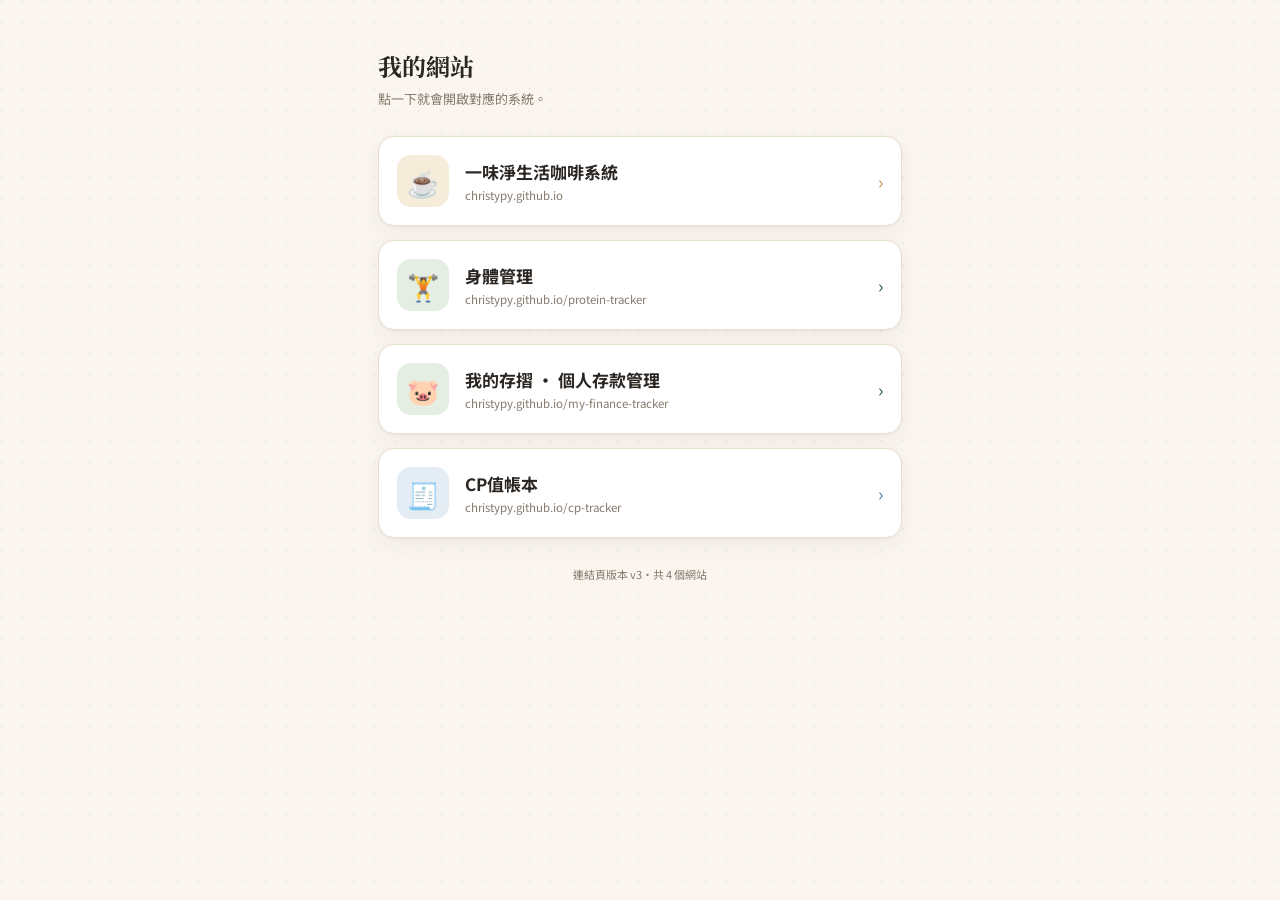
<file: index.html>
<!DOCTYPE html>
<html lang="zh-Hant">

<head>
  <meta charset="UTF-8">
  <meta name="viewport" content="width=device-width, initial-scale=1.0">
  <title>我的網站</title>
  <meta name="theme-color" content="#365a41">
  <link rel="icon" type="image/svg+xml" href="data:image/svg+xml,%3Csvg xmlns='http://www.w3.org/2000/svg' viewBox='0 0 64 64'%3E%3Crect width='64' height='64' rx='14' fill='%23365a41'/%3E%3Cg fill='%23fff'%3E%3Crect x='14' y='14' width='16' height='16' rx='4'/%3E%3Crect x='34' y='14' width='16' height='16' rx='4'/%3E%3Crect x='14' y='34' width='16' height='16' rx='4'/%3E%3Crect x='34' y='34' width='16' height='16' rx='4'/%3E%3C/g%3E%3C/svg%3E">
  <link rel="preconnect" href="https://fonts.googleapis.com">
  <link rel="preconnect" href="https://fonts.gstatic.com" crossorigin>
  <link href="https://fonts.googleapis.com/css2?family=Noto+Serif+TC:wght@700&family=Noto+Sans+TC:wght@400;500;700&display=swap" rel="stylesheet">
  <style>
    :root {
      --paper: #FAF6EF;
      --card: #FFFFFF;
      --ink: #2B2621;
      --ink-soft: #847A6C;
      --line: #E7DECB;
      --green: #365a41;
      --green-tint: #E4EEE3;
      --fat: #C9924B;
      --fat-tint: #F6ECDA;
      --blue: #5679A0;
      --blue-tint: #E5EDF4;
      --purple: #8A6BA1;
      --purple-tint: #EFE8F3;
      --radius: 16px;
      --shadow: 0 1px 2px rgba(43, 38, 33, 0.04), 0 6px 20px rgba(43, 38, 33, 0.06);
    }

    * { box-sizing: border-box; }

    html, body { margin: 0; padding: 0; }

    body {
      background: var(--paper);
      color: var(--ink);
      font-family: 'Noto Sans TC', sans-serif;
      -webkit-font-smoothing: antialiased;
      background-image: radial-gradient(circle at 1px 1px, rgba(43, 38, 33, 0.045) 1px, transparent 0);
      background-size: 22px 22px;
      min-height: 100vh;
    }

    .wrap {
      max-width: 560px;
      margin: 0 auto;
      padding: 48px 18px 64px;
    }

    h1 {
      font-family: 'Noto Serif TC', serif;
      font-size: 24px;
      margin: 0 0 6px;
    }

    .sub {
      margin: 0 0 28px;
      font-size: 13px;
      color: var(--ink-soft);
    }

    .links {
      display: flex;
      flex-direction: column;
      gap: 14px;
    }

    .link-card {
      display: flex;
      align-items: center;
      gap: 16px;
      padding: 18px;
      background: var(--card);
      border: 1px solid var(--line);
      border-radius: var(--radius);
      box-shadow: var(--shadow);
      text-decoration: none;
      color: inherit;
      transition: transform .1s, border-color .15s;
      -webkit-tap-highlight-color: transparent;
    }

    .link-card:hover { border-color: var(--accent); }
    .link-card:active { transform: scale(0.98); }

    .icon {
      flex: none;
      width: 52px;
      height: 52px;
      border-radius: 14px;
      display: flex;
      align-items: center;
      justify-content: center;
      font-size: 26px;
      background: var(--tint);
    }

    .text { flex: 1; min-width: 0; }

    .name {
      font-size: 17px;
      font-weight: 700;
      line-height: 1.3;
    }

    .url {
      margin-top: 3px;
      font-size: 11.5px;
      color: var(--ink-soft);
      white-space: nowrap;
      overflow: hidden;
      text-overflow: ellipsis;
    }

    .arrow {
      flex: none;
      font-size: 18px;
      color: var(--accent);
    }

    .cafe { --accent: var(--fat); --tint: var(--fat-tint); }
    .body { --accent: var(--green); --tint: var(--green-tint); }
    .value { --accent: var(--blue); --tint: var(--blue-tint); }
  </style>
</head>

<body>
  <div class="wrap">
    <h1>我的網站</h1>
    <p class="sub">點一下就會開啟對應的系統。</p>

    <div class="links">
      <a class="link-card cafe" href="https://christypy.github.io/coffee/">
        <span class="icon">☕</span>
        <span class="text">
          <span class="name">一味淨生活咖啡系統</span>
          <div class="url">christypy.github.io</div>
        </span>
        <span class="arrow">›</span>
      </a>

      <a class="link-card body" href="https://christypy.github.io/protein-tracker/">
        <span class="icon">🏋️</span>
        <span class="text">
          <span class="name">身體管理</span>
          <div class="url">christypy.github.io/protein-tracker</div>
        </span>
        <span class="arrow">›</span>
      </a>

      <a class="link-card body" href="https://christypy.github.io/my-finance-tracker/">
        <span class="icon">🐷</span>
        <span class="text">
          <span class="name">我的存摺 · 個人存款管理</span>
          <div class="url">christypy.github.io/my-finance-tracker</div>
        </span>
        <span class="arrow">›</span>
      </a>

      <a class="link-card value" href="https://christypy.github.io/cp-tracker/">
        <span class="icon">🧾</span>
        <span class="text">
          <span class="name">CP值帳本</span>
          <div class="url">christypy.github.io/cp-tracker</div>
        </span>
        <span class="arrow">›</span>
      </a>
    </div>
    <p class="sub" style="margin:28px 0 0;text-align:center;font-size:11px;">連結頁版本 v3・共 4 個網站</p>
  </div>
</body>

</html>
</file>
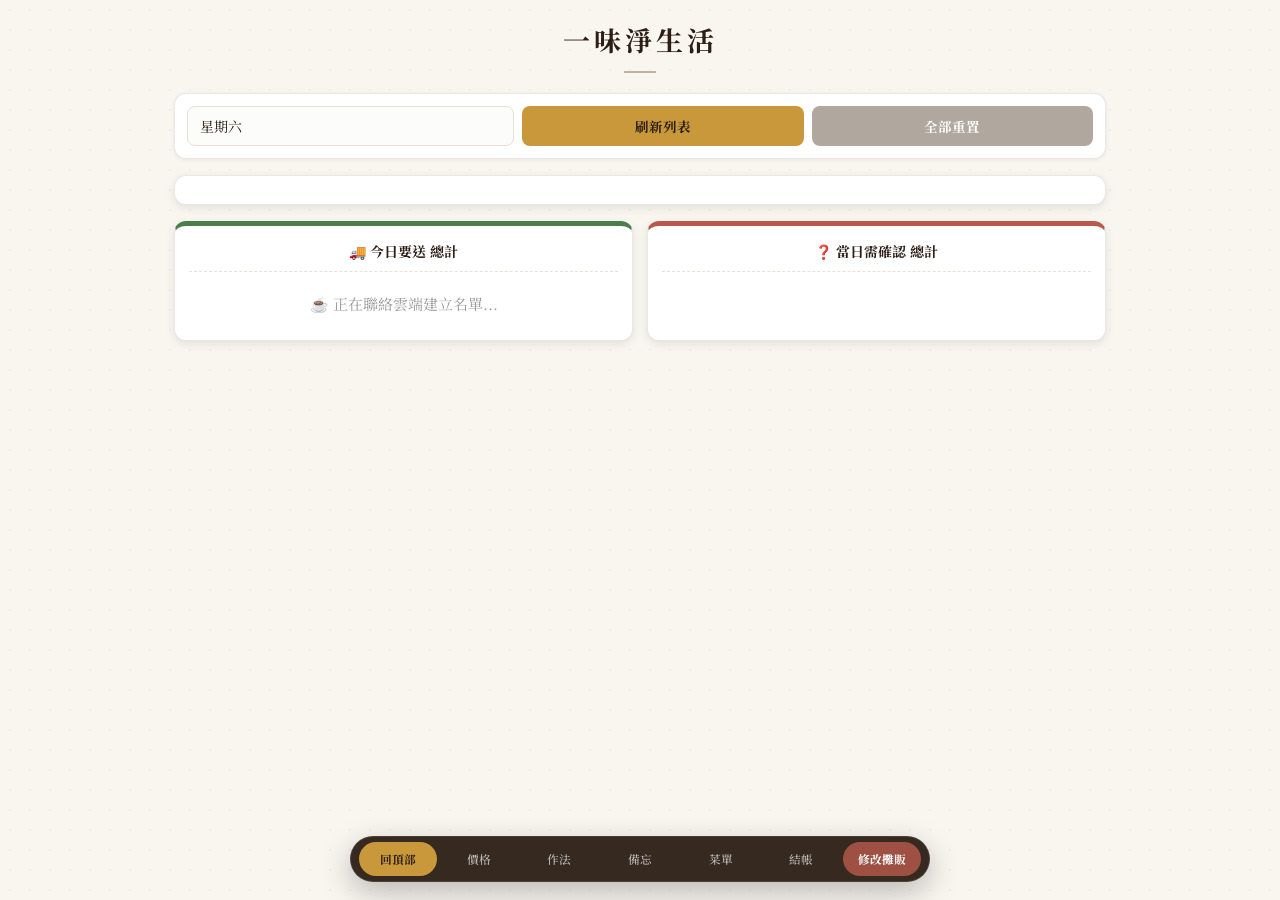
<file: coffee/index.html>
<!DOCTYPE html>
<html lang="zh-TW">
<head>
    <meta charset="UTF-8">
    <meta name="viewport" content="width=device-width, initial-scale=1.0, maximum-scale=1.0, user-scalable=no">
    <title>一味淨生活咖啡系統</title>
    <link rel="preconnect" href="https://fonts.googleapis.com">
    <link href="https://fonts.googleapis.com/css2?family=Noto+Serif+TC:wght@500;700&family=Playfair+Display:ital,wght@0,600;1,600&display=swap" rel="stylesheet">
    <link rel="stylesheet" href="style.css">
</head>
<body>

<div class="page-header">
    <h1>一味淨生活</h1>
</div>

<div class="controls">
    <select id="daySelect">
        <option value="1">星期一 (休)</option>
        <option value="2">星期二</option>
        <option value="3">星期三</option>
        <option value="4">星期四</option>
        <option value="5">星期五</option>
        <option value="6">星期六</option>
        <option value="0">星期日</option>
    </select>
    <button id="refreshBtn" class="btn" onclick="initData(true)">刷新列表</button>
    <button class="btn" id="clearAllBtn" onclick="manualClearAll()">全部重置</button>
</div>

<div class="summary-dashboard" id="summaryDashboard">
    </div>

<div class="stats-container">
    <div class="stat-box" style="border-top-color: var(--color-success);">
        <h3>🚚 今日要送 總計</h3>
        <div id="stats-deliver"></div>
    </div>
    <div class="stat-box" style="border-top-color: var(--color-accent);">
        <h3>❓ 當日需確認 總計</h3>
        <div id="stats-ask"></div>
    </div>
</div>

<div id="menuReference" class="collapsible-section">
    <div class="compact-menu-section">
        <div class="compact-grid-title">☕ 義式基礎飲品</div>
        <div class="multi-column-wrapper" id="baseDrinksContainer">
            <div class="cloud-loading-mini">同步雲端飲品中...</div>
        </div>
    </div>
    <div class="compact-menu-section">
        <div class="compact-grid-title">📦 其他品項 / 周邊</div>
        <div class="multi-column-wrapper" id="otherItemsContainer">
            <div class="cloud-loading-mini">同步雲端品項中...</div>
        </div>
    </div>
    <div class="compact-menu-section single-beans-section">
        <div class="compact-grid-title">🫘 單品咖啡豆</div>
        <div class="single-beans-grid-container" id="singleBeansGrid">
            <div class="cloud-loading-mini">☕ 正在讀取雲端單品豆目錄...</div>
        </div>
    </div>
</div>

<div class="collapsible-section" id="method">
    <div class="method-flex-container">
        <div class="price-card">
            <div class="price-card-header" style="background: var(--color-secondary);">📖 咖啡調製做法</div>
            <div style="padding: 14px; font-size: 13.5px; line-height: 1.8;">
                <div class="method-item-block">
                    <strong style="color: var(--color-primary);">☕ 美式/拿鐵基底：</strong><br>
                    18/19/20/21g 粉 → 萃取 1:2-3g 時間大落在: 20-35秒<br>
                    ➔ <b>加糖版本：</b>加3g糖粉<br>
                    ➔ <b>熱美式：</b>加熱水至九分滿<br>
                    ➔ <b>冰美式：</b>冰塊全滿跟水八分滿+基底(試喝調濃度)<br>
                    ➔ <b>氣泡冰美式：</b>濃縮加冰塊用蒸氣打3-5秒，再倒入整杯冰塊<br>
                    ➔ <b>冰拿鐵：</b>牛奶230+冰塊120+基底(試喝調濃度)<br>
                    ➔ <b>熱拿鐵：</b>牛奶230用鋼杯打熱後加至九分滿
                </div>
                <div class="method-item-block">
                    <strong style="color: var(--color-primary);">淺焙美式：</strong><br>
                    靜 or 果 8.5 刻度
                </div>
                <div class="method-item-block">
                    <strong style="color: var(--color-primary);">🍵 抹茶歐蕾：</strong><br>
                    粉 7g + 糖粉 6g + 熱水 60g 攪拌均勻，剩下用熱牛奶補滿。
                </div>
                <div class="method-item-block">
                    <strong style="color: var(--color-primary);">🍫 可可歐蕾：</strong><br>
                    粉 7g + 糖粉 6g + 熱牛奶一些攪拌均勻，剩下用熱牛奶補滿。
                </div>
            </div>
        </div>
        <div class="price-card">
            <div class="price-card-header" style="background: #666;">🔧 每日洗咖啡機流程</div>
            <div style="padding: 14px; font-size: 13.5px; line-height: 1.7;">
                <ul style="padding-left: 18px; margin: 0;">
                    <li style="margin-bottom: 6px;">卸下把手，將粉杯替換為<b>無孔逆洗杯</b>。</li>
                    <li style="margin-bottom: 6px;">用<b>一字起子</b>轉開濾網螺絲，取下濾網清洗（小心燙，保管好螺絲）。</li>
                    <li style="margin-bottom: 6px;">把手加入<b>一湯匙清潔粉</b>並扣回。</li>
                    <li style="margin-bottom: 6px;">長按<b>「1 + 5」</b>按鈕啟動自動清洗。</li>
                    <li style="margin-bottom: 6px;">洗完將水倒掉，重複<b>「1 + 5」</b>清洗至無泡泡。</li>
                    <li style="margin-bottom: 6px;">卸下把手，鎖回螺絲與濾網，換回原本有孔粉杯。</li>
                    <li style="margin-bottom: 0;">清水跑幾次觀察是否無泡沫。</li>
                </ul>
            </div>
        </div>
    </div>
</div>

<div class="collapsible-section" id="memoSection">
    <div class="info-section">
        <h3>📝 常駐備忘</h3>
        <ul id="staticMemoList">
            <li><b>恐龍嫩仙草：</b>環保杯熱美式</li>
            <li><b>內衣店老闆：</b>熱拿鐵</li>
            <li><b>芭樂：</b>熱拿鐵 + 糖(3g)</li>
            <li><b>吳家阿婆：</b>熱牛奶(比平常更燙)</li>
        </ul>
        <ul id="dynamicMemoList"></ul>
    </div>
</div>

<table id="menuTableBody" style="display: none;"></table>

<nav class="bottom-nav">
    <button class="nav-btn nav-home" onclick="window.scrollTo({ top: 0, behavior: 'smooth' })">回頂部</button>
    <button class="nav-btn" onclick="toggleSection('menuReference', this)">價格</button>
    <button class="nav-btn" onclick="toggleSection('method', this)">作法</button>
    <button class="nav-btn" onclick="toggleSection('memoSection', this)">備忘</button>
    <button class="nav-btn" onclick="window.location.href='menu.html'">菜單</button>
    <button class="nav-btn" onclick="window.location.href='been.html?mode=admin'">結帳</button>
    <button class="nav-btn nav-edit" onclick="openEditModal()">修改攤販</button>
</nav>

<div id="vendorEditModal" class="modal">
    <div class="modal-content">
        <div class="modal-header">✏️ 修改攤販品項</div>
        <div class="modal-body">
            <div class="modal-group">
                <label for="modalVendorSelect">攤販 / 姓名</label>
                <select id="modalVendorSelect" onchange="onModalVendorChange()"></select>
            </div>
            <div class="modal-divider"></div>
            <div class="modal-group">
                <label for="modalItemSelect">更換品項</label>
                <select id="modalItemSelect">
                    <option value="大拿鐵">大拿鐵</option>
                    <option value="大熱美">大熱美</option>
                    <option value="大熱拿">大熱拿</option>
                    <option value="冰手沖">冰手沖</option>
                    <option value="冰美式">冰美式</option>
                    <option value="冰拿鐵">冰拿鐵</option>
                    <option value="冰拿鐵加糖">冰拿鐵加糖</option>
                    <option value="熱手沖">熱手沖</option>
                    <option value="熱美式">熱美式</option>
                    <option value="熱拿鐵">熱拿鐵</option>
                    <option value="熱拿鐵加糖">熱拿鐵加糖</option>
                </select>
            </div>
            <div class="modal-actions">
                <button class="modal-btn modal-cancel" onclick="closeEditModal()">取消</button>
                <button class="modal-btn modal-confirm" onclick="submitVendorEdit()">確認修改</button>
            </div>
        </div>
    </div>
</div>

<script src="config.js"></script>
<script src="main.js"></script>

<script>
// ══ 雲端價目表同步 ══
const CLOUD_MENU_URL = "https://docs.google.com/spreadsheets/d/e/2PACX-1vSEiSHdIF1FlVgrSp5r8DhCDnTKAVhfRjXPIizNQ_d5kK_FFUQJfQKhQG1YXe3ViIdExAiUnAPlKCO-/pub?gid=250388087&single=true&output=csv";

function parseCSV(text) {
    const rows = [];
    const lines = text.split(/\r?\n/);
    for (const line of lines) {
        if (!line.trim()) continue;
        const row = [];
        let current = '';
        let inQuote = false;
        for (let i = 0; i < line.length; i++) {
            const ch = line[i];
            if (ch === '"') {
                if (inQuote && line[i+1] === '"') { current += '"'; i++; }
                else inQuote = !inQuote;
            } else if (ch === ',' && !inQuote) {
                row.push(current.trim());
                current = '';
            } else {
                current += ch;
            }
        }
        row.push(current.trim());
        rows.push(row);
    }
    return rows;
}

function getRoastInfo(raw) {
    if (!raw) return null;
    const r = raw.trim();
    if (!r) return null;
    const lower = r.toLowerCase();
    if (lower.includes('light') || lower.includes('淺') || r === 'lr') return { label: '淺焙', cls: 'roast-light' };
    if (lower.includes('dark')  || lower.includes('深') || r === 'dr') return { label: '深焙',  cls: 'roast-dark'  };
    if (lower.includes('medium')|| lower.includes('中') || r === 'mr') return { label: '中焙',  cls: 'roast-medium'};
    return { label: r, cls: 'roast-default' };
}

async function fetchCloudMenu() {
    try {
        const res = await fetch(CLOUD_MENU_URL + '&t=' + Date.now());
        if (!res.ok) throw new Error('價目表連線失敗');
        const csvText = await res.text();
        const lines = parseCSV(csvText);

        let classicHTML = '', otherHTML = '', singleHTML = '';

        for (let i = 1; i < lines.length; i++) {
            const row = lines[i];
            if (!row || row.length < 3 || !row[0]) continue;

            const type      = row[0].trim();
            const name      = (row[2] || '').trim();
            const takePrice = (row[8] || '').trim();
            const statusRaw = (row[12] || '').trim();

            if (type === 'classic') {
                classicHTML += `
                    <div class="mini-price-item">
                        <span class="p-name">${name}</span>
                        <span class="p-cost">$${takePrice || '0'}</span>
                    </div>`;
            } else if (type === 'other') {
                otherHTML += `
                    <div class="mini-price-item">
                        <span class="p-name">${name}</span>
                        <span class="p-cost">$${takePrice || '0'}</span>
                    </div>`;
            } else if (type === 'single') {
                if (statusRaw !== '1' && statusRaw !== '上架') continue;

                const stayPrice  = (row[9]  || '').trim();
                const poundPrice = (row[10] || '').trim();
                const dripPrice  = (row[11] || '').trim();
                const roastRaw   = (row[5]  || '').trim();

                const roastInfo  = getRoastInfo(roastRaw);
                const roastBadge = roastInfo
                    ? `<span class="roast-badge ${roastInfo.cls}">${roastInfo.label}</span>` : '';

                singleHTML += `
                    <div class="bean-compact-card">
                        <div class="bean-title-row">
                            <span class="bean-title-line">🫘 ${name}</span>
                            ${roastBadge}
                        </div>
                        <div class="bean-specs-row">
                            <div class="square-badge ${!takePrice  ? 'is-empty' : ''}"><span class="sq-lbl">外帶</span><span class="sq-prc">$${takePrice}</span></div>
                            <div class="square-badge ${!stayPrice  ? 'is-empty' : ''}"><span class="sq-lbl">內用</span><span class="sq-prc">$${stayPrice}</span></div>
                            <div class="square-badge ${!poundPrice ? 'is-empty' : ''}"><span class="sq-lbl">半磅</span><span class="sq-prc">$${poundPrice}</span></div>
                            <div class="square-badge ${!dripPrice  ? 'is-empty' : ''}"><span class="sq-lbl">濾掛</span><span class="sq-prc">$${dripPrice}</span></div>
                        </div>
                    </div>`;
            }
        }

        document.getElementById('baseDrinksContainer').innerHTML = classicHTML || '<div class="cloud-loading-mini">暫無品項</div>';
        document.getElementById('otherItemsContainer').innerHTML = otherHTML   || '<div class="cloud-loading-mini">暫無品項</div>';
        document.getElementById('singleBeansGrid').innerHTML     = singleHTML  || '<div class="cloud-loading-mini">暫無單品供應</div>';

    } catch (err) {
        console.error('雲端選單同步錯誤:', err);
        // 雲端失敗時，若 CONFIG 靜態資料存在則已由 renderPrices() 填入，不需額外處理
        const hasContent = document.getElementById('baseDrinksContainer').innerHTML.trim();
        if (!hasContent || hasContent.includes('同步雲端')) {
            document.getElementById('baseDrinksContainer').innerHTML = '<div class="cloud-loading-mini" style="color:red;">連線失敗，請重新整理</div>';
            document.getElementById('otherItemsContainer').innerHTML = '<div class="cloud-loading-mini" style="color:red;">連線失敗</div>';
        }
        document.getElementById('singleBeansGrid').innerHTML = '<div class="cloud-loading-mini" style="color:red;">單品豆載入失敗</div>';
    }
}

window.addEventListener('DOMContentLoaded', fetchCloudMenu);
</script>
</body>
</html>
</file>
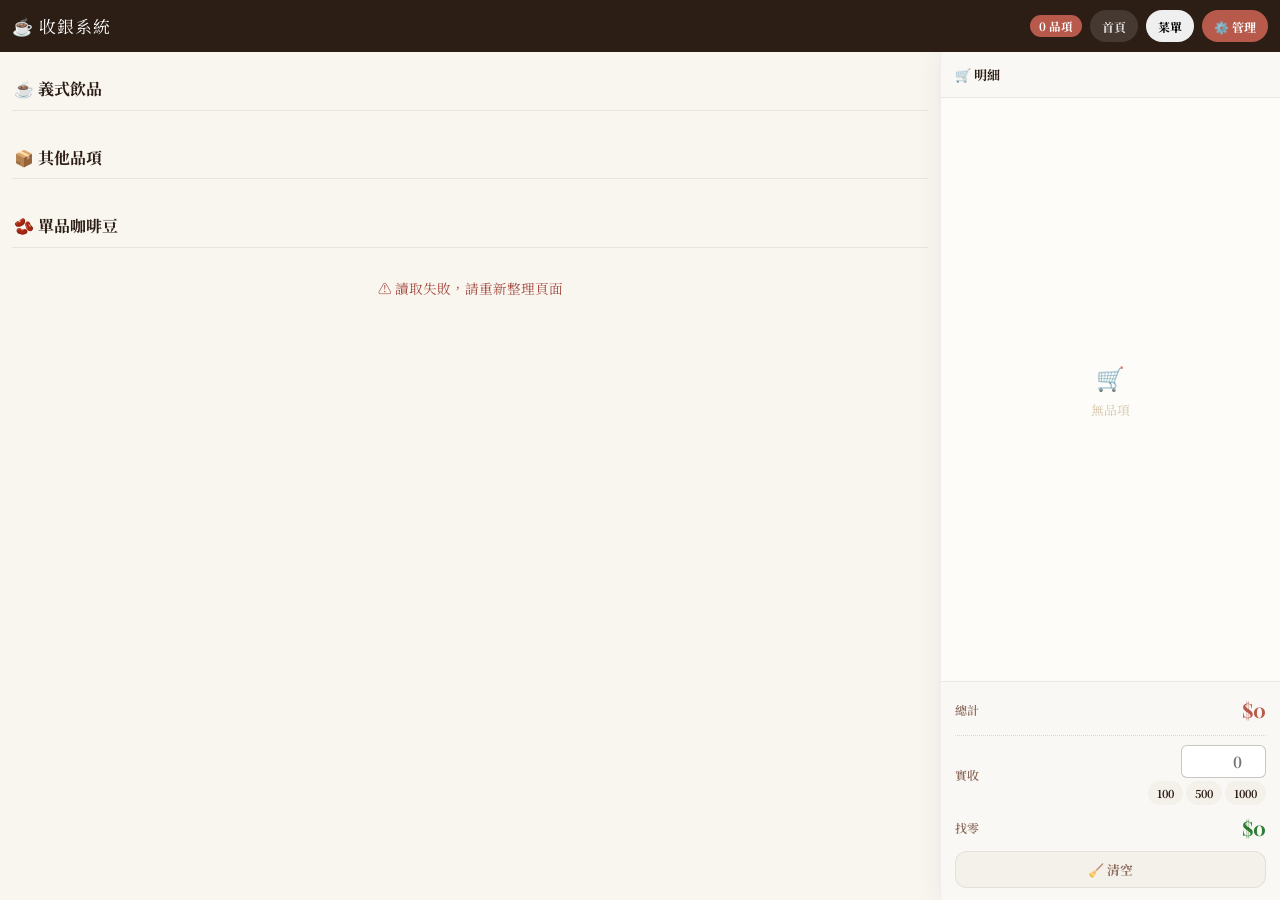
<file: been.html>
<!DOCTYPE html>
<html lang="zh-TW">
<head>
    <meta charset="UTF-8">
    <meta name="viewport" content="width=device-width, initial-scale=1.0, maximum-scale=1.0, user-scalable=no">
    <title>收銀系統</title>
    <link rel="preconnect" href="https://fonts.googleapis.com">
    <link href="https://fonts.googleapis.com/css2?family=Noto+Serif+TC:wght@400;600;700&family=Playfair+Display:wght@400;600&display=swap" rel="stylesheet">
    <link rel="stylesheet" href="been.css">
</head>
<body>

<header class="topbar">
    <span class="topbar-title">☕ 收銀系統</span>
    <span class="topbar-count" id="topbarCount">0 品項</span>
    <!-- 如需連結首頁，改用下方 <a> 版本並移除 <button> -->
    <button class="topbar-btn btn-home" onclick="window.location.href='/'">首頁</button>
    <button class="topbar-btn" onclick="window.location.href='/menu.html'">菜單</button>
    <button class="topbar-btn btn-admin" onclick="openAdminPanel()">⚙️ 管理</button>

</header>

<div class="app">

    <main class="panel-menu">
        <div class="panel-menu-scroll">

            <div class="section-head">☕ 義式飲品</div>
            <div class="menu-grid" id="classicList"></div>

            <div class="section-head" style="margin-top:12px;">📦 其他品項</div>
            <div class="menu-grid" id="otherList"></div>

            <div class="section-head" style="margin-top:12px;">🫘 單品咖啡豆</div>
            <div class="menu-grid" id="beanGrid">
                <div style="grid-column:1/-1;text-align:center;padding:20px;color:#bbb;font-size:0.85em;">☕ 讀取雲端資料中…</div>
            </div>

        </div>
    </main>

    <aside class="panel-cashier">
        <div class="cashier-head">🛒 明細</div>
        <div class="cart-list" id="cartList">
            <div class="cart-empty">
                <div class="cart-empty-icon">🛒</div>
                <span>無品項</span>
            </div>
        </div>
        <div class="cashier-bill">
            <div class="bill-row">
                <span class="bill-label">總計</span>
                <span class="bill-total">$<span id="calcTotal">0</span></span>
            </div>
            <hr class="dashed">
            <div class="bill-row">
                <span class="bill-label">實收</span>
                <div style="display:flex;flex-direction:column;align-items:flex-end;gap:3px;">
                    <input type="number" id="cashReceived" class="cash-input" placeholder="0"
                           oninput="calculateChange()" inputmode="numeric">
                    <div class="quick-cash">
                        <button class="qc-btn" onclick="setFastCash(100)">100</button>
                        <button class="qc-btn" onclick="setFastCash(500)">500</button>
                        <button class="qc-btn" onclick="setFastCash(1000)">1000</button>
                    </div>
                </div>
            </div>
            <div class="bill-row">
                <span class="bill-label">找零</span>
                <span class="bill-change">$<span id="calcChange">0</span></span>
            </div>
            <button class="clear-btn" onclick="clearCart()">🧹 清空</button>
        </div>
    </aside>

</div>

<!-- 規格細項選擇彈窗 -->
<div class="overlay" id="specOverlay" onclick="handleSpecOverlayClick(event)">
    <div class="spec-sheet">
        <div class="spec-name" id="specName"></div>
        <div class="spec-sub"  id="specSub"></div>
        <div class="spec-grid" id="specGrid"></div>
        <button class="spec-cancel" onclick="closeSpecSheet()">取消</button>
    </div>
</div>

<!-- 後台管理彈窗 -->
<div class="admin-overlay" id="adminOverlay" onclick="handleAdminOverlayClick(event)">
    <div class="admin-panel">
        <div class="admin-header">
            <span>⚙️ 上架管理</span>
            <button class="admin-close" onclick="closeAdminPanel()">✕</button>
        </div>
        <div class="admin-tabs">
            <div class="admin-tab active" id="tabStatus" onclick="switchAdminTab('status')">📋 上架狀態</div>
            <div class="admin-tab"        id="tabAdd"    onclick="switchAdminTab('add')">➕ 新增單品豆</div>
        </div>
        <div class="admin-body" id="adminBody"></div>
    </div>
</div>

<script src="been.js"></script>
</body>
</html>
</file>
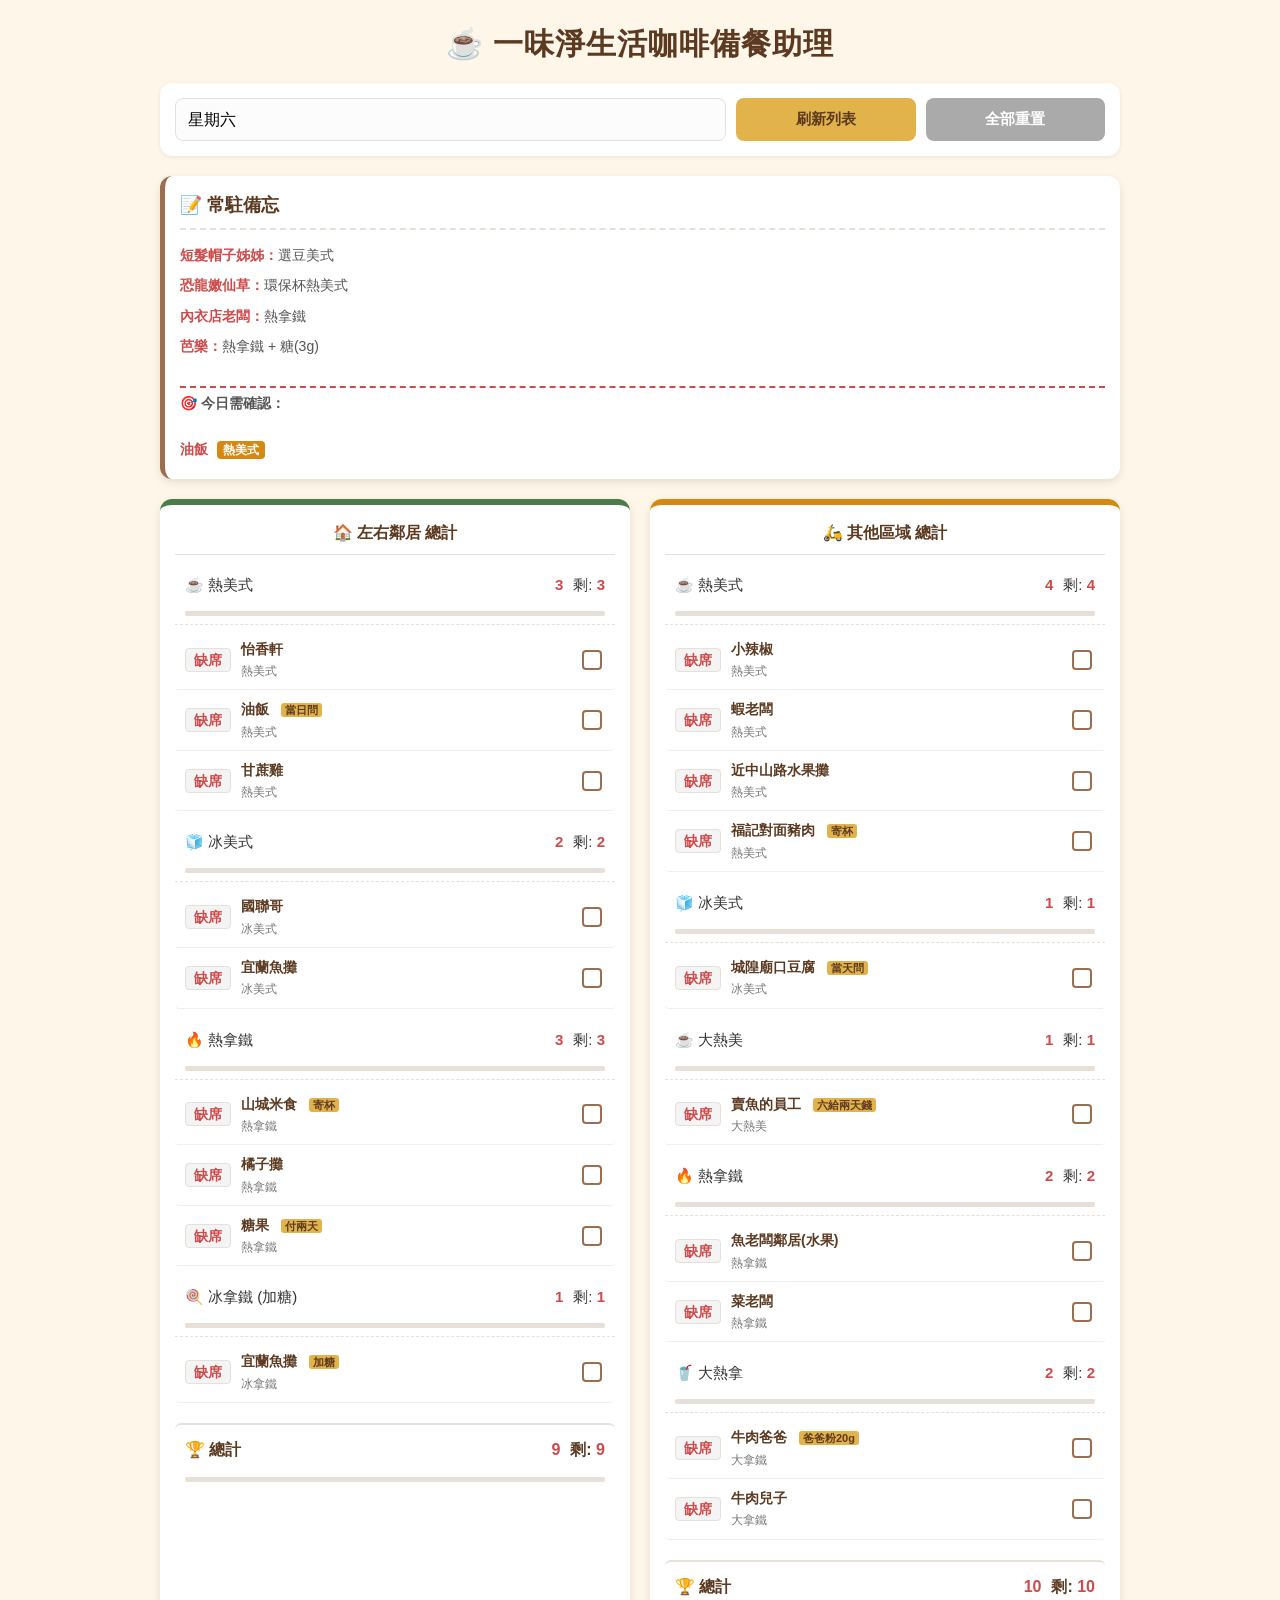
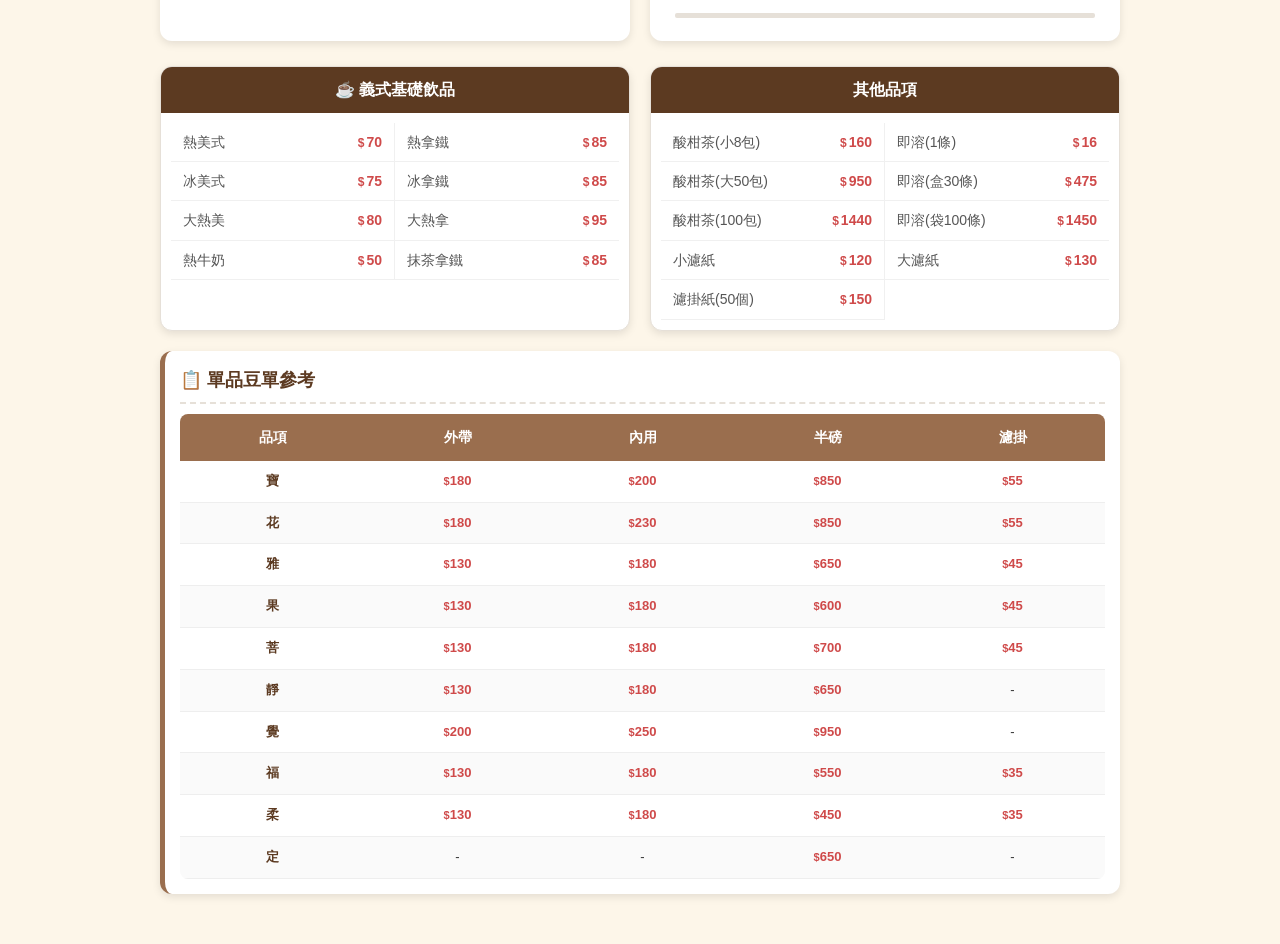
<file: coffee＿test.html>
<!DOCTYPE html>
<html lang="zh-TW">
<head>
<meta charset="UTF-8">
<meta name="viewport" content="width=device-width, initial-scale=1.0">
<title>一味淨生活咖啡系統</title>
<style>
    /* 全局變數與配色優化 */
    :root {
        --color-primary: #5c3a21; /* 經典深咖啡 */
        --color-secondary: #9a6e4e; /* 溫暖中咖啡 */
        --color-accent: #e2b34a; /* 金黃色/強調色 */
        --color-background: #fdf6e9; /* 奶油淺黃背景 */
        --color-light-gray: #e6e0d8; /* 柔和邊界色 */
        --color-done-bg: #f5f0e7; /* 完成品的背景色 */
        --color-success: #4a7d4a; /* 完成/進度綠 (飽和度略降) */
        --color-danger: #cf4a4a; /* 剩餘數紅色 (更柔和的紅) */
        --color-total-progress: #d68910; /* 總計進度橘 */
        --color-section-bg: #ffffff; /* 區塊背景 (白) */
        --color-text: #333333; /* 主要文字色 */

        --shadow-subtle: 0 1px 4px rgba(0,0,0,0.08);
        --shadow-medium: 0 3px 8px rgba(0,0,0,0.1);
        --border-radius-lg: 12px;
        --border-radius-md: 8px;
    }

    /* 基礎排版與字體 */
    body { 
        font-family: 'Noto Sans TC', -apple-system, BlinkMacSystemFont, "Segoe UI", "Roboto", "Helvetica Neue", "Arial", sans-serif; 
        background: var(--color-background); 
        padding: 0 15px 30px 15px; 
        color: var(--color-text); 
        max-width: 960px; 
        margin: 0 auto;
        line-height: 1.6;
    }
    h2 { 
        text-align: center; 
        color: var(--color-primary); 
        margin: 20px 0 15px 0; 
        font-size: 30px; 
        font-weight: 700;
        letter-spacing: 1px;
    }
    
    /* 資訊區塊 (備忘/菜單) */
    .info-section {
        background: var(--color-section-bg);
        padding: 15px;
        border-radius: var(--border-radius-lg);
        box-shadow: var(--shadow-medium);
        margin-bottom: 20px;
        border-left: 5px solid var(--color-secondary);
    }
    .info-section h3 {
        color: var(--color-primary);
        font-size: 18px;
        margin: 0 0 10px 0;
        border-bottom: 2px dashed var(--color-light-gray);
        padding-bottom: 8px;
        font-weight: 600;
        display: flex;
        align-items: center;
        gap: 8px;
    }
    .info-section ul {
        list-style: none;
        padding: 0;
        margin: 0;
    }
    .info-section li {
        font-size: 14px;
        padding: 4px 0;
        color: #555;
    }
    .info-section li b {
        color: var(--color-danger);
        font-weight: 700;
    }
    
    #dynamicMemoList {
        display: flex;
        flex-wrap: wrap; 
        gap: 15px; 
        padding-top: 5px;
    }
    .dynamic-memo-title {
        width: 100%; 
        margin-top: 10px; 
        padding-bottom: 5px; 
        color: var(--color-danger); 
        font-weight: bold; 
        border-top: 2px dashed var(--color-danger);
    }
    .dynamic-memo-item {
        color: var(--color-primary);
        font-weight: 600;
        padding: 2px 0;
        border: none;
        margin: 0;
        white-space: nowrap; 
    }
    .dynamic-memo-item .memo-tag {
        font-style: normal; 
        color: white; 
        background-color: var(--color-total-progress); 
        padding: 2px 6px;
        border-radius: 4px;
        font-weight: bold;
        margin-left: 5px;
        font-size: 12px;
    }
    #staticMemoList.has-dynamic {
        margin-bottom: 10px;
    }

    /* 控制區 */
    .controls { 
        background: var(--color-section-bg); 
        padding: 15px; 
        border-radius: var(--border-radius-lg); 
        box-shadow: var(--shadow-subtle); 
        margin-bottom: 20px; 
        display: flex; 
        gap: 10px; 
    }
    select { 
        padding: 12px; 
        font-size: 16px; 
        border-radius: var(--border-radius-md); 
        border: 1px solid var(--color-light-gray); 
        width: 40%; 
        appearance: none; 
        background-color: #fcfcfc;
        flex-grow: 2;
        cursor: pointer;
    }
    .btn { 
        background: var(--color-accent); 
        color: var(--color-primary); 
        border: none; 
        padding: 12px 15px; 
        border-radius: var(--border-radius-md); 
        cursor: pointer; 
        font-weight: bold; 
        font-size: 15px; 
        transition: background 0.2s, transform 0.1s;
        flex-grow: 1; 
    }
    .btn:hover {
        background: #f0c35f;
        transform: translateY(-1px);
    }
    #clearAllBtn { background: #aaaaaa; color: white; }
    #clearAllBtn:hover { background: #888888; }

    /* 統計區 */
    .stats-container { 
        display: flex; 
        gap: 20px; 
        margin-bottom: 20px; 
    }
    .stat-box { 
        flex: 1; 
        background: var(--color-section-bg); 
        border-radius: var(--border-radius-lg); 
        padding: 15px; 
        box-shadow: var(--shadow-medium); 
        border-top: 6px solid var(--color-primary); 
    }
    .stat-box h3 { 
        margin: 0 0 10px 0; 
        font-size: 16px; 
        color: var(--color-primary); 
        font-weight: 700;
        text-align: center; 
        border-bottom: 1px solid var(--color-light-gray); 
        padding-bottom: 8px;
    }
    .stat-row { 
        display: flex; 
        justify-content: space-between; 
        align-items: center; 
        font-size: 15px; 
        margin: 6px 0; 
        padding: 8px 10px; 
        cursor: pointer; 
        transition: background-color 0.15s;
        border-radius: 6px;
        font-weight: 500;
    }
    .stat-row:hover { background-color: var(--color-done-bg); }
    .stat-row.total {
        font-size: 16px;
        font-weight: 700;
        border-top: 2px solid var(--color-light-gray);
        margin-top: 15px;
        padding-top: 12px;
        color: var(--color-primary);
    }
    .stat-row-progress {
        height: 5px;
        background-color: var(--color-light-gray);
        border-radius: 2px;
        margin: 0 10px 8px 10px;
        overflow: hidden;
    }
    .progress-fill {
        height: 100%;
        background-color: var(--color-accent);
        transition: width 0.3s ease;
    }
    .progress-counts .count-total { color: var(--color-danger); font-weight: bold; margin-right: 10px; }
    .progress-counts .count-remaining b { color: var(--color-danger); font-weight: bold; }
    .progress-counts .count-remaining b[style*="color: var(--color-success);"] { color: var(--color-success) !important; }
    
    .stat-detail-list { margin-top: 8px; padding: 5px 0; border-top: 1px dashed var(--color-light-gray); display: none; }
    .stat-detail-item {
        display: flex;
        justify-content: flex-start;
        align-items: center; 
        font-size: 14px;
        padding: 8px 10px;
        border-bottom: 1px dotted #e0e0e0;
        cursor: pointer; 
        transition: background-color 0.1s;
        border-radius: 4px;
    }
    .stat-detail-item:hover:not(.done):not(.absent) { background-color: var(--color-done-bg); }
    .stat-detail-item.done { background-color: var(--color-done-bg); color: #888; text-decoration: line-through; }
    .customer-info { display: flex; flex-direction: column; align-items: flex-start; flex-grow: 1; margin-right: auto; }
    .customer-name { font-weight: 600; color: var(--color-primary); }
    .stat-detail-item.done .customer-name { color: #aaa; }
    .customer-loc { font-size: 12px; color: #777; margin-top: 2px; }
    .customer-tag { font-size: 11px; background-color: var(--color-accent); color: var(--color-primary); padding: 1px 4px; border-radius: 3px; font-weight: bold; margin-left: 8px; flex-shrink: 0; line-height: 1.4; }
    .stat-detail-item.done .customer-tag { background-color: #d8d8d8; color: #999; }

    /* Checkbox */
    .stat-detail-item input[type="checkbox"] {
        appearance: none; -webkit-appearance: none;
        width: 20px; height: 20px; border: 2px solid var(--color-secondary);
        border-radius: 4px; cursor: pointer; outline: none; position: relative; flex-shrink: 0;
    }
    .stat-detail-item input[type="checkbox"]:checked { border-color: var(--color-success); background-color: var(--color-success); }
    .stat-detail-item input[type="checkbox"]:checked::after { content: '✓'; color: white; position: absolute; top: -1px; left: 4px; font-size: 15px; font-weight: bold; }
    
    .stat-detail-item .absence-toggle {
        background: #f4f4f4; color: var(--color-danger); border: 1px solid var(--color-light-gray);
        border-radius: 4px; font-weight: bold; padding: 4px 8px; cursor: pointer; margin-right: 10px;
        transition: background 0.1s; line-height: 1; font-size: 14px; flex-shrink: 0;
    }
    .stat-detail-item .absence-toggle:hover { background: #ffe6e6; border-color: var(--color-danger); }
    .stat-detail-item.absent { background-color: #f7f7f7; color: #999; opacity: 0.6; }
    .stat-detail-item.absent .customer-name { color: #999; }
    .stat-detail-item.absent .customer-tag { display: none; }
    .stat-detail-item.absent input[type="checkbox"] { border-color: #ccc; background-color: #e8e8e8; cursor: default; }
    .stat-detail-item.absent input[type="checkbox"]:checked::after { content: '－'; color: #999; top: -3px; left: 4px; }
    .stat-detail-item.absent .customer-info { cursor: default; pointer-events: none; }

    /* --- 優化後的價格顯示區塊樣式 --- */
    .price-card-container {
        display: grid;
        grid-template-columns: 1fr 1fr;
        gap: 20px;
        margin-top: 25px;
    }
    .price-card {
        background: #fff;
        border-radius: var(--border-radius-lg);
        box-shadow: var(--shadow-medium);
        overflow: hidden;
        border: 1px solid var(--color-light-gray);
    }
    .price-card-header {
        background: var(--color-primary);
        color: #fff;
        padding: 10px 15px;
        font-weight: bold;
        text-align: center;
        font-size: 16px;
    }
    .price-grid {
        display: grid;
        grid-template-columns: 1fr 1fr;
        padding: 10px;
    }
    .price-item {
        padding: 8px 12px;
        border-bottom: 1px solid #f0f0f0;
        display: flex;
        justify-content: space-between;
        align-items: center;
        font-size: 14px;
    }
    .price-item:nth-child(odd) {
        border-right: 1px solid #f0f0f0;
    }
    .price-item .p-name { color: #555; }
    .price-item .p-value { color: var(--color-danger); font-weight: bold; }
    .price-item .p-value::before { content: '$'; font-size: 12px; margin-right: 2px; }

    /* 單品豆單表格優化 */
    .menu-group-full {
        width: 100%; border-collapse: collapse; margin-top: 10px;
        background: #fff; border-radius: 8px; overflow: hidden;
    }
    .menu-group-full thead th {
        background-color: var(--color-secondary); color: white;
        padding: 12px 8px; font-size: 14px; text-align: center;
    }
    .menu-group-full tbody tr:nth-child(even) { background-color: #fafafa; }
    .menu-group-full tbody td {
        padding: 10px 8px; text-align: center; font-size: 13px; border-bottom: 1px solid #eee;
    }
    .menu-group-full td:first-child { font-weight: bold; color: var(--color-primary); }
    .menu-price { color: var(--color-danger); font-weight: bold; }
    .menu-price::before { content: '$'; font-size: 11px; }
    .menu-price:empty::before { content: ''; }

    /* RWD 優化 */
    @media (max-width: 768px) {
        .price-card-container { grid-template-columns: 1fr; }
        .price-grid { grid-template-columns: 1fr; }
        .price-item:nth-child(odd) { border-right: none; }
        .stats-container { flex-direction: column; }
        .btn { width: 48%; }
        select { width: 100%; }
    }
</style>
</head>
<body>

<h2>☕ 一味淨生活咖啡備餐助理</h2>

<div class="controls">
    <select id="daySelect" onchange="renderOrders()">
        <option value="1">星期一 (休)</option>
        <option value="2">星期二</option>
        <option value="3">星期三</option>
        <option value="4">星期四</option>
        <option value="5">星期五</option>
        <option value="6">星期六</option>
        <option value="0">星期日</option>
    </select>
    <button class="btn" onclick="renderOrders()">刷新列表</button>
    <button class="btn" id="clearAllBtn" onclick="clearAllDone()">全部重置</button>
</div>

<div class="info-section">
    <h3>📝 常駐備忘</h3>
    <ul id="staticMemoList">
        <li><b>短髮帽子姊姊：</b>選豆美式</li>
        <li><b>恐龍嫩仙草：</b>環保杯熱美式</li>
        <li><b>內衣店老闆：</b>熱拿鐵</li>
        <li><b>芭樂：</b>熱拿鐵 + 糖(3g)</li>
    </ul>
    <ul id="dynamicMemoList"></ul>
</div>

<div class="stats-container">
    <div class="stat-box" style="border-top-color: var(--color-success);">
        <h3>🏠 左右鄰居 總計</h3>
        <div id="stats-neighbor"></div>
    </div>
    <div class="stat-box" style="border-top-color: var(--color-total-progress);">
        <h3>🛵 其他區域 總計</h3>
        <div id="stats-other"></div>
    </div>
</div>

<div class="price-card-container">
    <div class="price-card">
        <div class="price-card-header">☕ 義式基礎飲品</div>
        <div class="price-grid">
            <div class="price-item"><span class="p-name">熱美式</span><span class="p-value">70</span></div>
            <div class="price-item"><span class="p-name">熱拿鐵</span><span class="p-value">85</span></div>

            <div class="price-item"><span class="p-name">冰美式</span><span class="p-value">75</span></div>
            <div class="price-item"><span class="p-name">冰拿鐵</span><span class="p-value">85</span></div>

            <div class="price-item"><span class="p-name">大熱美</span><span class="p-value">80</span></div>

           


            <div class="price-item"><span class="p-name">大熱拿</span><span class="p-value">95</span></div>

            <div class="price-item"><span class="p-name">熱牛奶</span><span class="p-value">50</span></div>
            <div class="price-item"><span class="p-name">抹茶拿鐵</span><span class="p-value">85</span></div>

        </div>
    </div>
    <div class="price-card">
        <div class="price-card-header">其他品項</div>
        <div class="price-grid">
            <div class="price-item"><span class="p-name">酸柑茶(小8包)</span><span class="p-value">160</span></div>
                        <div class="price-item"><span class="p-name">即溶(1條)</span><span class="p-value">16</span></div>

            <div class="price-item"><span class="p-name">酸柑茶(大50包)</span><span class="p-value">950</span></div>
                        <div class="price-item"><span class="p-name">即溶(盒30條)</span><span class="p-value">475</span></div>

            <div class="price-item"><span class="p-name">酸柑茶(100包)</span><span class="p-value">1440</span></div>


            <div class="price-item"><span class="p-name">即溶(袋100條)</span><span class="p-value">1450</span></div>
            <div class="price-item"><span class="p-name">小濾紙</span><span class="p-value">120</span></div>
            <div class="price-item"><span class="p-name">大濾紙</span><span class="p-value">130</span></div>
            <div class="price-item"><span class="p-name">濾掛紙(50個)</span><span class="p-value">150</span></div>
        </div>
    </div>
</div>

<div class="info-section" id="menuReference" style="margin-top:20px;">
    <h3>📋 單品豆單參考</h3>
    <table class="menu-group-full">
        <thead>
            <tr>
                <th>品項</th>
                <th>外帶</th>
                <th>內用</th>
                <th>半磅</th>
                <th>濾掛</th>
            </tr>
        </thead>
        <tbody>
            <tr><td>寶</td><td><span class="menu-price">180</span></td><td><span class="menu-price">200</span></td><td><span class="menu-price">850</span></td><td><span class="menu-price">55</span></td></tr>
            <tr><td>花</td><td><span class="menu-price">180</span></td><td><span class="menu-price">230</span></td><td><span class="menu-price">850</span></td><td><span class="menu-price">55</span></td></tr>
            <tr><td>雅</td><td><span class="menu-price">130</span></td><td><span class="menu-price">180</span></td><td><span class="menu-price">650</span></td><td><span class="menu-price">45</span></td></tr>
            <tr><td>果</td><td><span class="menu-price">130</span></td><td><span class="menu-price">180</span></td><td><span class="menu-price">600</span></td><td><span class="menu-price">45</span></td></tr>
            <tr><td>菩</td><td><span class="menu-price">130</span></td><td><span class="menu-price">180</span></td><td><span class="menu-price">700</span></td><td><span class="menu-price">45</span></td></tr>
            <tr><td>靜</td><td><span class="menu-price">130</span></td><td><span class="menu-price">180</span></td><td><span class="menu-price">650</span></td><td>-</td></tr>
            <tr><td>覺</td><td><span class="menu-price">200</span></td><td><span class="menu-price">250</span></td><td><span class="menu-price">950</span></td><td>-</td></tr>
            <tr><td>福</td><td><span class="menu-price">130</span></td><td><span class="menu-price">180</span></td><td><span class="menu-price">550</span></td><td><span class="menu-price">35</span></td></tr>
            <tr><td>柔</td><td><span class="menu-price">130</span></td><td><span class="menu-price">180</span></td><td><span class="menu-price">450</span></td><td><span class="menu-price">35</span></td></tr>
            <tr><td>定</td><td>-</td><td>-</td><td><span class="menu-price">650</span></td><td>-</td></tr>
        </tbody>
    </table>
</div>

<script>
    const expandedStats = new Set();
    const customers = [
        { loc: "右邊鄰居", name: "怡香軒", item: "熱美式", type: "hot_am", days: [], count: 1, groupId: "neighbor_r_1" },
        { loc: "右邊鄰居", name: "油飯", item: "熱美式", tag: "當日問",type: "hot_am", days: [], count: 1, groupId: "neighbor_r_2"},
        { loc: "右邊鄰居", name: "山城米食", item: "熱拿鐵", type: "hot_latte", days: [], count: 1, note: "寄杯", groupId: "neighbor_r_3" }, 
        { loc: "右邊鄰居", name: "橘子攤", item: "熱拿鐵", type: "hot_latte", days: [], count: 1, groupId: "neighbor_r_4" }, 
        { loc: "右邊鄰居", name: "糖果", item: "熱拿鐵", type: "hot_latte", days: [6, 0], count: 1, note: "付兩天", groupId: "neighbor_r_5" },
        { loc: "左邊鄰居", name: "牛肉", item: "熱拿鐵", type: "hot_latte_sugar", days: [3, 5, 0], count: 1, note: "加3g糖", groupId: "neighbor_l_1" },
        { loc: "左邊鄰居", name: "布老闆", item: "熱美式", type: "hot_am", days: [5], count: 1, note: "寄杯", groupId: "neighbor_l_2" },
        { 
            loc: "左邊鄰居", 
            name: "甘蔗雞", 
            item: [10, 11, 0, 1, 2].includes(new Date().getMonth()) ? "熱美式" : "冰美式",
            type: [10, 11, 0, 1, 2].includes(new Date().getMonth()) ? "hot_am" : "ice_am",
            days: [], 
            count: 1, 
            groupId: "neighbor_l_3" 
        },
        { loc: "左邊鄰居", name: "國聯哥", item: "冰美式", type: "ice_am", days: [], count: 1, groupId: "neighbor_l_4" },
        { loc: "左邊鄰居", name: "宜蘭魚攤", item: "冰美式", type: "ice_am", days: [6], count: 1, groupId: "neighbor_l_5" },
        { loc: "左邊鄰居", name: "宜蘭魚攤", item: "冰拿鐵", type: "ice_latte_sugar", days: [6], count: 1 ,note:"加糖", groupId: "neighbor_l_5"},
        { loc: "恐龍嫩仙草對面", name: "賣魚的員工", item: "大熱美", type: "large_hot_am", days: [6,0], note: "六給兩天錢", groupId: "other_1" },
        { loc: "近十字路口", name: "牛肉爸爸", item: "大拿鐵", count: 1, type: "large_hot_latte", days: [], note: "爸爸粉20g", groupId: "other_2" },
        { loc: "近十字路口", name: "牛肉兒子", item: "大拿鐵", count: 1, type: "large_hot_latte", days: [], groupId: "other_2" },
        { loc: "過十字路口直行", name: "魚老闆", item: "大拿鐵", type: "large_hot_latte", days: [2, 3, 5], count: 1, note: "寄杯", groupId: "other_3" },
        { loc: "過十字路口直行", name: "魚老闆鄰居(水果)", item: "熱拿鐵", type: "hot_latte", days: [2, 3, 6, 0], count: 1, groupId: "other_4" }, 
        { loc: "過十字路口直行", name: "小辣椒", item: "熱美式", type: "hot_am", days: [], count: 1, groupId: "other_5" },
        { loc: "過十字路口直行", name: "蝦老闆", item: "熱美式",type: "hot_am", days: [2, 4, 5, 6, 0], count: 1, groupId: "other_6" },
        { loc: "過十字路口直行", name: "梨山蜜蘋果", item: "熱拿鐵",tag: "當日問", type: "hot_latte", days: [4,5], count: 1, groupId: "other_7" }, 
        { loc: "過十字路口直行", name: "城隍廟口鐵鍋行", item: "冰美式",  count: 2, type: "ice_am", days: [5], groupId: "other_8" }, 
        { loc: "過十字路口直行", name: "眼鏡白髮小菜老闆", item: "冰手沖|雅", type: "hand_drip",tag: "當日問老客戶手沖100", days: [4], count: 1, groupId: "other_9"  },
        { loc: "過十字路口直行", name: "抓餅女老闆", item: "熱美式",tag: "當日問", type: "hot_am", days: [2,4], count: 1, groupId: "other_10" },
        { loc: "過十字路口直行", name: "豐原素食", item: "熱美式", type: "hot_am", days: [3], count: 1, groupId: "other_11" },
        { loc: "過十字路口直行", name: "近中山路水果攤", item: "熱美式", type: "hot_am", days: [], count: 1, groupId: "other_12" },
        { loc: "過十字路口右轉", name: "福記對面豬肉", item: "熱美式", type: "hot_am", days: [], count: 1, note: "寄杯", groupId: "other_13" },
        { loc: "市場內", name: "國聯哥媽媽", item: "熱美式", type: "hot_am", days: [2,5], count: 1, groupId: "other_14" },
        { loc: "過十字路口直行", name: "城隍廟口貢丸 ", item: "熱拿鐵", type: "hot_latte", days: [2], count: 1, groupId: "other_15" },
        { loc: "過十字路口直行", name: "貢丸老闆 (拿)", item: "熱拿鐵", type: "hot_latte", days: [3, 0], count: 1, groupId: "other_16" },
        { loc: "過十字路口直行", name: "貢丸老闆 (手)", item: "熱手沖", type: "hand_drip", days: [3, 0], count: 1, note: "總計$185", groupId: "other_16" },
        { loc: "過十字路口直行", name: "菜老闆", item: "熱拿鐵", type: "hot_latte", days: [], count: 1, groupId: "other_17" },
        { loc: "過十字路口直行", name: "城隍廟口豆腐", item: "冰美式",   type: "ice_am", days: [6], note:"當天問",groupId: "other_18" }, 
    ];

    const typeNames = {
        hot_am: '☕ 熱美式', ice_am: '🧊 冰美式', large_hot_am:"☕️ 大熱美",
        hot_latte: '🔥 熱拿鐵', hot_latte_sugar: '🍬 熱拿鐵 (加糖)', 
        ice_latte_sugar: '🍭 冰拿鐵 (加糖)', ice_latte: '❄️ 冰拿鐵', 
        large_hot_latte: '🥤 大熱拿', hand_drip: '💧 手沖', potential_item: '❓ 待確認'
    };

    function getTodayDateString() {
        const today = new Date();
        return today.getFullYear() + (today.getMonth() + 1).toString().padStart(2, '0') + today.getDate().toString().padStart(2, '0');
    }

    function sanitizeKeyPart(s) { return s ? s.replace(/ /g, '_').replace(/[^a-zA-Z0-9\u4e00-\u9fa5_]/g, '') : ''; }
    function getStorageKey(name, item, loc, index = 0) { return `${getTodayDateString()}_${sanitizeKeyPart(name)}_${sanitizeKeyPart(item)}_${sanitizeKeyPart(loc)}_${index}`; }
    function getAbsenceKey(groupId) { return `${getTodayDateString()}_absent_${groupId}`; }
    function escapeJsString(s) { return s ? s.replace(/\\/g, '\\\\').replace(/'/g, '\\\'') : ''; }

    window.toggleDone = function(name, item, loc, index, groupId) {
        if (isGroupAbsent(groupId)) { alert("該組已標記為「缺席」！"); return; }
        const key = getStorageKey(name, item, loc, index);
        localStorage.getItem(key) === 'true' ? localStorage.removeItem(key) : localStorage.setItem(key, 'true'); 
        renderOrders(); 
    }

    window.toggleAbsence = function(groupId) {
        const key = getAbsenceKey(groupId);
        if (localStorage.getItem(key) === 'true') {
            localStorage.removeItem(key); 
        } else {
            localStorage.setItem(key, 'true'); 
            const day = parseInt(document.getElementById('daySelect').value);
            customers.filter(c => c.groupId === groupId && (c.days.length === 0 || c.days.includes(day))).forEach(c => {
                for(let i = 0; i < (c.count || 1); i++) localStorage.removeItem(getStorageKey(c.name, c.item, c.loc, i));
            });
        }
        renderOrders(); 
    }

    function isItemDone(name, item, loc, index = 0) { return localStorage.getItem(getStorageKey(name, item, loc, index)) === 'true'; }
    function isGroupAbsent(groupId) { return groupId ? localStorage.getItem(getAbsenceKey(groupId)) === 'true' : false; }
    
    window.clearAllDone = function() {
        if (!confirm("確定要重置今日所有狀態嗎？")) return;
        const day = parseInt(document.getElementById('daySelect').value);
        const todaysOrders = customers.filter(c => c.days.length === 0 || c.days.includes(day));
        todaysOrders.forEach(c => {
            for(let i = 0; i < (c.count || 1); i++) localStorage.removeItem(getStorageKey(c.name, c.item, c.loc, i));
            if(c.groupId) localStorage.removeItem(getAbsenceKey(c.groupId));
        });
        expandedStats.clear();
        renderOrders();
    }

    function renderMemos(todaysOrders) {
        const memoList = document.getElementById('dynamicMemoList');
        const staticList = document.getElementById('staticMemoList');
        const dynamicMemos = todaysOrders.filter(c => c.tag && !c.tag.includes('寄杯') && !isGroupAbsent(c.groupId));
        const filterMemos = dynamicMemos.filter(c => {
             for (let i = 0; i < (c.count || 1); i++) if (!isItemDone(c.name, c.item, c.loc, i)) return true;
             return false;
        });
        if (filterMemos.length > 0) {
            let html = '<li class="dynamic-memo-title">🎯 今日需確認：</li>';
            filterMemos.forEach(c => html += `<li class="dynamic-memo-item"><b>${c.name.split('(')[0]}</b> <span class="memo-tag">${c.item}</span></li>`);
            memoList.innerHTML = html;
            staticList.classList.add('has-dynamic');
        } else {
            memoList.innerHTML = '';
            staticList.classList.remove('has-dynamic');
        }
    }

    function renderOrders() {
        const day = parseInt(document.getElementById('daySelect').value);
        const sNDiv = document.getElementById('stats-neighbor');
        const sODiv = document.getElementById('stats-other');
        
        if (day === 1) { 
            sNDiv.innerHTML = sODiv.innerHTML = '<div style="text-align:center;color:#999;padding:10px;">本日休息</div>';
            document.getElementById('clearAllBtn').disabled = true;
            document.getElementById('dynamicMemoList').innerHTML = '';
            return; 
        }
        document.getElementById('clearAllBtn').disabled = false;

        let sNeigh = {}, sOther = {};
        for (const k in typeNames) { sNeigh[k] = {total:0, done:0, orders:[]}; sOther[k] = {total:0, done:0, orders:[]}; }

        const todaysOrders = customers.filter(c => c.days.length === 0 || c.days.includes(day));
        renderMemos(todaysOrders);

        todaysOrders.forEach(c => {
            let target = (c.loc.includes("鄰居")) ? sNeigh : sOther;
            let isAbsent = isGroupAbsent(c.groupId);
            if (typeNames[c.type]) {
                if (!isAbsent) target[c.type].total += (c.count || 1);
                for(let i=0; i<(c.count||1); i++){
                    let done = isItemDone(c.name, c.item, c.loc, i);
                    if (done && !isAbsent) target[c.type].done++;
                    target[c.type].orders.push({...c, isDone: done, isAbsent, index: i});
                }
            }
        });

        const makeHtml = (stats, prefix) => {
            let html = '', totalN = 0, totalD = 0;
            for (const k in typeNames) {
                if (stats[k].total > 0) {
                    let s = stats[k], rem = s.total - s.done, per = Math.round((s.done/s.total)*100), id = `detail_${prefix}_${k}`;
                    expandedStats.add(id);
                    html += `<div class="stat-row" onclick="toggleStatDetail('${id}')"><span>${typeNames[k]}</span><div class="progress-counts"><span class="count-total">${s.total}</span><span class="count-remaining">剩: <b style="${rem===0?'color:var(--color-success)':''}">${rem}</b></span></div></div><div class="stat-row-progress"><div class="progress-fill" style="width:${per}%; background-color:${rem===0?'var(--color-success)':'var(--color-accent)'};"></div></div><div id="${id}" class="stat-detail-list" style="display:block;">${s.orders.map(o => {
                        let safe = [escapeJsString(o.name), escapeJsString(o.item), escapeJsString(o.loc), o.index, o.groupId];
                        return `<div class="stat-detail-item ${o.isAbsent?'absent':(o.isDone?'done':'')}"><span class="absence-toggle" onclick="event.stopPropagation(); toggleAbsence('${o.groupId}')">${o.isAbsent?'恢復':'缺席'}</span><div class="customer-info" onclick="toggleDone('${safe[0]}','${safe[1]}','${safe[2]}',${safe[3]},'${safe[4]}')"><span class="customer-name">${o.name}${o.count>1?` (${o.index+1}/${o.count})`:''} ${o.tag||o.note?`<span class="customer-tag">${o.tag||o.note}</span>`:''}</span><span class="customer-loc">${o.item}</span></div><input type="checkbox" ${o.isDone||o.isAbsent?'checked':''} onclick="${o.isAbsent?'event.preventDefault()':`toggleDone('${safe[0]}','${safe[1]}','${safe[2]}',${safe[3]},'${safe[4]}')`}"></div>`
                    }).join('')}</div>`;
                    totalN += s.total; totalD += s.done;
                }
            }
            if(totalN > 0) {
                let rem = totalN - totalD, per = Math.round((totalD/totalN)*100);
                html += `<div class="stat-row total"><span>🏆 總計</span><div class="progress-counts"><span class="count-total">${totalN}</span><span class="count-remaining">剩: <b style="${rem===0?'color:var(--color-success)':''}">${rem}</b></span></div></div><div class="stat-row-progress"><div class="progress-fill" style="width:${per}%; background-color:${rem===0?'var(--color-success)':'var(--color-total-progress)'};"></div></div>`;
            } else html = '<div style="text-align:center;color:#999;padding:10px;">無訂單</div>';
            return html;
        };
        sNDiv.innerHTML = makeHtml(sNeigh, 'n'); sODiv.innerHTML = makeHtml(sOther, 'o');
    }

    window.toggleStatDetail = function(id) {
        const el = document.getElementById(id);
        if (el) {
            if (el.style.display === 'block') { el.style.display = 'none'; expandedStats.delete(id); }
            else { el.style.display = 'block'; expandedStats.add(id); }
        }
    }

    document.getElementById('daySelect').value = new Date().getDay();
    renderOrders();
</script>
</body>
</html>
</file>
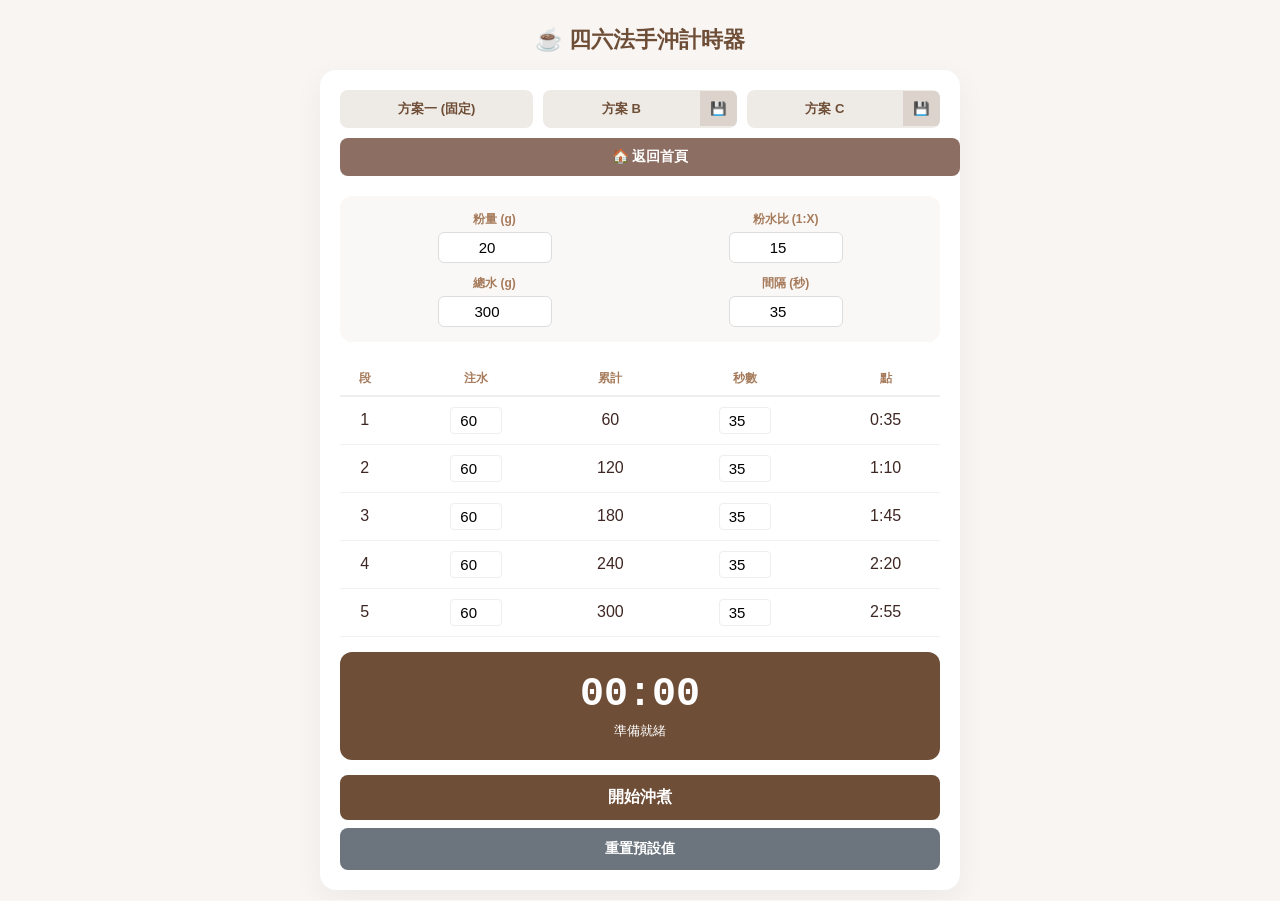
<file: hand.html>
<!DOCTYPE html>
<html lang="zh-Hant">
<head>
  <meta charset="UTF-8" />
  <title>手沖咖啡計時器</title>
  <meta name="viewport" content="width=device-width, initial-scale=1.0" />
  <style>
    :root {
      --primary-color: #6f4e37;
      --secondary-color: #a67b5b;
      --bg-color: #f8f5f2;
      --card-bg: #ffffff;
      --text-main: #3e2723;
      --active-row: #fff9db;
      --disabled-row: #f0f0f0;
    }

    body {
      font-family: 'PingFang TC', 'Microsoft JhengHei', sans-serif;
      background: var(--bg-color);
      color: var(--text-main);
      margin: 0;
      padding: 10px;
    }

    h1 { text-align: center; margin-bottom: 15px; font-size: 22px; color: var(--primary-color); }

    .container {
      max-width: 600px;
      margin: auto;
      background: var(--card-bg);
      border-radius: 16px;
      padding: 20px;
      box-shadow: 0 10px 30px rgba(0,0,0,0.05);
    }

    /* 方案區 */
    .presets-section {
      display: flex;
      justify-content: space-between;
      gap: 10px;
      margin-bottom: 10px;
    }

    .preset-box {
      flex: 1;
      display: flex;
      align-items: center;
      background: #eeeae6;
      border-radius: 8px;
      overflow: hidden;
    }

    .preset-load {
      flex: 1;
      padding: 10px 5px;
      border: none;
      background: none;
      font-size: 13px;
      font-weight: bold;
      color: var(--primary-color);
      cursor: pointer;
    }

    .preset-save {
      padding: 10px;
      background: #dcd4cc;
      border: none;
      cursor: pointer;
    }

    /* 首頁按鈕 */
    .home-link-btn {
      width: 100%;
      background: #8d6e63;
      color: white;
      text-decoration: none;
      display: flex;
      align-items: center;
      justify-content: center;
      padding: 10px;
      border-radius: 8px;
      font-weight: bold;
      margin-bottom: 20px;
      font-size: 14px;
    }

    .config-section {
      display: grid;
      grid-template-columns: repeat(2, 1fr);
      gap: 12px;
      margin-bottom: 20px;
      background: #faf8f6;
      padding: 15px;
      border-radius: 12px;
    }

    .input-group { display: flex; flex-direction: column; align-items: center; }
    label { font-size: 12px; font-weight: bold; margin-bottom: 4px; color: var(--secondary-color); }
    input { width: 100%; max-width: 100px; padding: 6px; border-radius: 6px; border: 1px solid #ddd; text-align: center; font-size: 15px; }

    table { width: 100%; border-collapse: collapse; }
    th { font-size: 12px; color: var(--secondary-color); padding: 8px 2px; border-bottom: 2px solid #eee; }
    td { padding: 10px 2px; border-bottom: 1px solid #f0f0f0; text-align: center; }
    td input { border: 1px solid #eee; background: #fff; border-radius: 4px; width: 50px; padding: 4px 0; }

    tr.active { background-color: var(--active-row); font-weight: bold; }
    tr.disabled-line { background-color: var(--disabled-row); opacity: 0.5; }

    .timer-display {
      text-align: center;
      padding: 20px;
      background: var(--primary-color);
      color: white;
      border-radius: 12px;
      margin: 15px 0;
    }
    #timer-main { font-size: 40px; font-weight: bold; font-family: monospace; }

    .button-group { display: flex; flex-direction: column; gap: 8px; }
    .action-btns { display: flex; gap: 8px; }
    button.main-btn { flex: 1; padding: 12px; border: none; border-radius: 8px; font-size: 16px; font-weight: bold; cursor: pointer; }

    #startBtn { background: var(--primary-color); color: white; }
    #stopBtn { background: #d9534f; color: white; display: none; }
    #resetBtn { background: #6c757d; color: white; font-size: 14px; }
  </style>
</head>
<body>

  <h1>☕ 四六法手沖計時器</h1>

  <div class="container">
    <div class="presets-section">
      <div class="preset-box"><button class="preset-load" onclick="loadPresetA()">方案一 (固定)</button></div>
      <div class="preset-box"><button class="preset-load" onclick="loadPreset(2)">方案 B</button><button class="preset-save" onclick="savePreset(2)">💾</button></div>
      <div class="preset-box"><button class="preset-load" onclick="loadPreset(3)">方案 C</button><button class="preset-save" onclick="savePreset(3)">💾</button></div>
    </div>

    <a href="https://christypy.github.io/" class="home-link-btn">🏠 返回首頁</a>

    <div class="config-section">
      <div class="input-group"><label>粉量 (g)</label><input id="coffee" type="number" value="20" /></div>
      <div class="input-group"><label>粉水比 (1:X)</label><input id="ratio" type="number" value="15" /></div>
      <div class="input-group"><label>總水 (g)</label><input id="water" type="number" value="300" step="5" /></div>
      <div class="input-group"><label>間隔 (秒)</label><input id="allTime" type="number" value="35" step="5" /></div>
    </div>

    <table>
      <thead>
        <tr><th>段</th><th>注水</th><th>累計</th><th>秒數</th><th>點</th></tr>
      </thead>
      <tbody id="stageBody"></tbody>
    </table>

    <div class="timer-display">
      <span id="timer-main">00:00</span>
      <div id="timer-sub" style="font-size: 13px; margin-top:5px;">準備就緒</div>
    </div>

    <div class="button-group">
      <div class="action-btns">
        <button id="startBtn" class="main-btn">開始沖煮</button>
        <button id="stopBtn" class="main-btn">停止計時</button>
      </div>
      <button id="resetBtn" class="main-btn">重置預設值</button>
    </div>
  </div>

  <script>
    const STAGES_COUNT = 5;
    const stageBody = document.getElementById('stageBody');
    const timerMain = document.getElementById('timer-main');
    const timerSub = document.getElementById('timer-sub');
    const startBtn = document.getElementById('startBtn');
    const stopBtn = document.getElementById('stopBtn');
    
    const fields = ['coffee', 'ratio', 'water', 'allTime'];
    const inputEls = {};
    fields.forEach(f => inputEls[f] = document.getElementById(f));

    let isRunning = false;
    let timerTimeout;

    function formatTime(sec) {
      const m = Math.floor(sec / 60);
      const s = sec % 60;
      return `${m}:${s.toString().padStart(2,'0')}`;
    }

    function roundTo5(val) { return Math.round(val / 5) * 5; }

    function updateTableVisuals() {
      let accumulatedWater = 0;
      let cumulativeTime = 0;
      stageBody.querySelectorAll('tr').forEach(row => {
        const waterVal = parseInt(row.querySelector('.stage-water').value) || 0;
        const timeVal = parseInt(row.querySelector('.stage-time').value) || 0;
        if (timeVal === 0) {
          row.classList.add('disabled-line');
          row.querySelector('.stage-water').value = 0;
        } else {
          row.classList.remove('disabled-line');
        }
        accumulatedWater += (timeVal === 0 ? 0 : waterVal);
        cumulativeTime += timeVal;
        row.querySelector('.accum-water').textContent = accumulatedWater;
        row.querySelector('.finish-point').textContent = formatTime(cumulativeTime);
      });
    }

    function handleWaterChange(e, changedIndex) {
      const totalWaterTarget = roundTo5(parseInt(inputEls.water.value) || 0);
      const rows = Array.from(stageBody.querySelectorAll('tr'));
      let newValue = roundTo5(parseInt(e.target.value) || 0);
      e.target.value = newValue;

      let waterUsedSoFar = 0;
      for (let i = 0; i <= changedIndex; i++) {
        const t = parseInt(rows[i].querySelector('.stage-time').value);
        waterUsedSoFar += (t === 0 ? 0 : parseInt(rows[i].querySelector('.stage-water').value));
      }

      let remainingWater = totalWaterTarget - waterUsedSoFar;
      let activeRemainingStages = rows.slice(changedIndex + 1).filter(r => parseInt(r.querySelector('.stage-time').value) > 0);

      if (activeRemainingStages.length > 0) {
        let avgWater = roundTo5(remainingWater / activeRemainingStages.length);
        let currentTotal = waterUsedSoFar;
        rows.slice(changedIndex + 1).forEach((row) => {
            const timeVal = parseInt(row.querySelector('.stage-time').value);
            const waterIn = row.querySelector('.stage-water');
            if (timeVal === 0) { waterIn.value = 0; } 
            else {
                if (row === activeRemainingStages[activeRemainingStages.length - 1]) { waterIn.value = Math.max(0, totalWaterTarget - currentTotal); } 
                else { waterIn.value = Math.max(0, avgWater); currentTotal += avgWater; }
            }
        });
      }
      updateTableVisuals();
    }

    function buildTable(customData = null) {
      const totalWater = roundTo5(parseInt(inputEls.water.value) || 0);
      const allTime = roundTo5(parseInt(inputEls.allTime.value) || 0);
      stageBody.innerHTML = '';
      let tempSum = 0;

      for (let i = 0; i < STAGES_COUNT; i++) {
        const tr = document.createElement('tr');
        let w = customData ? roundTo5(customData[i].w) : (i === STAGES_COUNT - 1 ? totalWater - tempSum : roundTo5(totalWater/STAGES_COUNT));
        let t = customData ? roundTo5(customData[i].t) : allTime;
        tempSum += w;

        tr.innerHTML = `
          <td>${i + 1}</td>
          <td><input type="number" class="stage-water" value="${w}" step="5" /></td>
          <td class="accum-water">0</td>
          <td><input type="number" class="stage-time" value="${t}" step="5" /></td>
          <td class="finish-point">0:00</td>
        `;
        stageBody.appendChild(tr);
        tr.querySelector('.stage-water').addEventListener('change', (e) => handleWaterChange(e, i));
        tr.querySelector('.stage-time').addEventListener('change', (e) => {
          e.target.value = Math.max(0, roundTo5(e.target.value));
          rebalanceWater();
          updateTableVisuals();
        });
      }
      updateTableVisuals();
    }

    function rebalanceWater() {
      const rows = Array.from(stageBody.querySelectorAll('tr'));
      const activeRows = rows.filter(r => parseInt(r.querySelector('.stage-time').value) > 0);
      if (activeRows.length > 0) {
        const target = roundTo5(parseInt(inputEls.water.value) || 0);
        const avg = roundTo5(target / activeRows.length);
        let s = 0;
        rows.forEach(r => {
          const tv = parseInt(r.querySelector('.stage-time').value);
          const wi = r.querySelector('.stage-water');
          if (tv === 0) wi.value = 0;
          else {
            if (r === activeRows[activeRows.length - 1]) wi.value = target - s;
            else { wi.value = avg; s += avg; }
          }
        });
      }
    }

    // 方案功能
    function loadPresetA() {
      inputEls.coffee.value = 20;
      inputEls.ratio.value = 15;
      inputEls.water.value = 300;
      inputEls.allTime.value = 35;
      const fixedStages = [
        { w: 40, t: 35 },
        { w: 90, t: 35 },
        { w: 85, t: 35 },
        { w: 85, t: 35 },
        { w: 0, t: 0 }
      ];
      buildTable(fixedStages);
      alert("載入固定方案一");
    }

    function savePreset(id) {
      const stageData = Array.from(stageBody.querySelectorAll('tr')).map(r => ({
        w: parseInt(r.querySelector('.stage-water').value),
        t: parseInt(r.querySelector('.stage-time').value)
      }));
      localStorage.setItem(`coffee_preset_${id}`, JSON.stringify({
        coffee: inputEls.coffee.value, ratio: inputEls.ratio.value, water: inputEls.water.value, allTime: inputEls.allTime.value, stages: stageData
      }));
      alert(`方案 ${id} 已儲存`);
    }

    function loadPreset(id) {
      const data = localStorage.getItem(`coffee_preset_${id}`);
      if (!data) return alert("尚無資料");
      const config = JSON.parse(data);
      fields.forEach(f => inputEls[f].value = config[f]);
      buildTable(config.stages);
    }

    // 事件監聽
    inputEls.coffee.addEventListener('change', () => { inputEls.water.value = roundTo5(inputEls.coffee.value * inputEls.ratio.value); buildTable(); });
    inputEls.ratio.addEventListener('change', () => { inputEls.water.value = roundTo5(inputEls.coffee.value * inputEls.ratio.value); buildTable(); });
    inputEls.water.addEventListener('change', (e) => { e.target.value = roundTo5(e.target.value); inputEls.ratio.value = Math.round(e.target.value / inputEls.coffee.value); buildTable(); });
    inputEls.allTime.addEventListener('change', (e) => {
      const newT = roundTo5(parseInt(e.target.value) || 0);
      e.target.value = newT;
      stageBody.querySelectorAll('.stage-time').forEach(input => { if (parseInt(input.value) > 0) input.value = newT; });
      updateTableVisuals();
    });

    async function startTimer() {
      isRunning = true; startBtn.disabled = true; stopBtn.style.display = 'block';
      const rows = Array.from(stageBody.querySelectorAll('tr'));
      for (let i = 0; i < rows.length; i++) {
        if (!isRunning) break;
        let t = parseInt(rows[i].querySelector('.stage-time').value);
        if (t <= 0) continue;
        rows.forEach(r => r.classList.remove('active'));
        rows[i].classList.add('active');
        const w = rows[i].querySelector('.stage-water').value;
        while (t >= 0 && isRunning) {
          timerMain.textContent = formatTime(t);
          timerSub.textContent = `第 ${i + 1} 段：注入 ${w}g`;
          if (t === 0) break;
          await new Promise(r => { timerTimeout = setTimeout(r, 1000); });
          t--;
        }
      }
      if (isRunning) { timerMain.textContent = "DONE"; timerSub.textContent = "享用咖啡！"; resetUI(); }
    }

    function resetUI() { isRunning = false; clearTimeout(timerTimeout); startBtn.disabled = false; stopBtn.style.display = 'none'; stageBody.querySelectorAll('tr').forEach(r => r.classList.remove('active')); }
    
    document.getElementById('resetBtn').addEventListener('click', () => {
      inputEls.coffee.value = 20; inputEls.ratio.value = 15; inputEls.water.value = 300; inputEls.allTime.value = 45;
      timerMain.textContent = "00:00"; timerSub.textContent = "準備就緒"; resetUI(); buildTable();
    });

    stopBtn.addEventListener('click', () => { resetUI(); timerMain.textContent = "STOP"; });
    startBtn.addEventListener('click', startTimer);

    buildTable();
  </script>
</body>
</html>
</file>
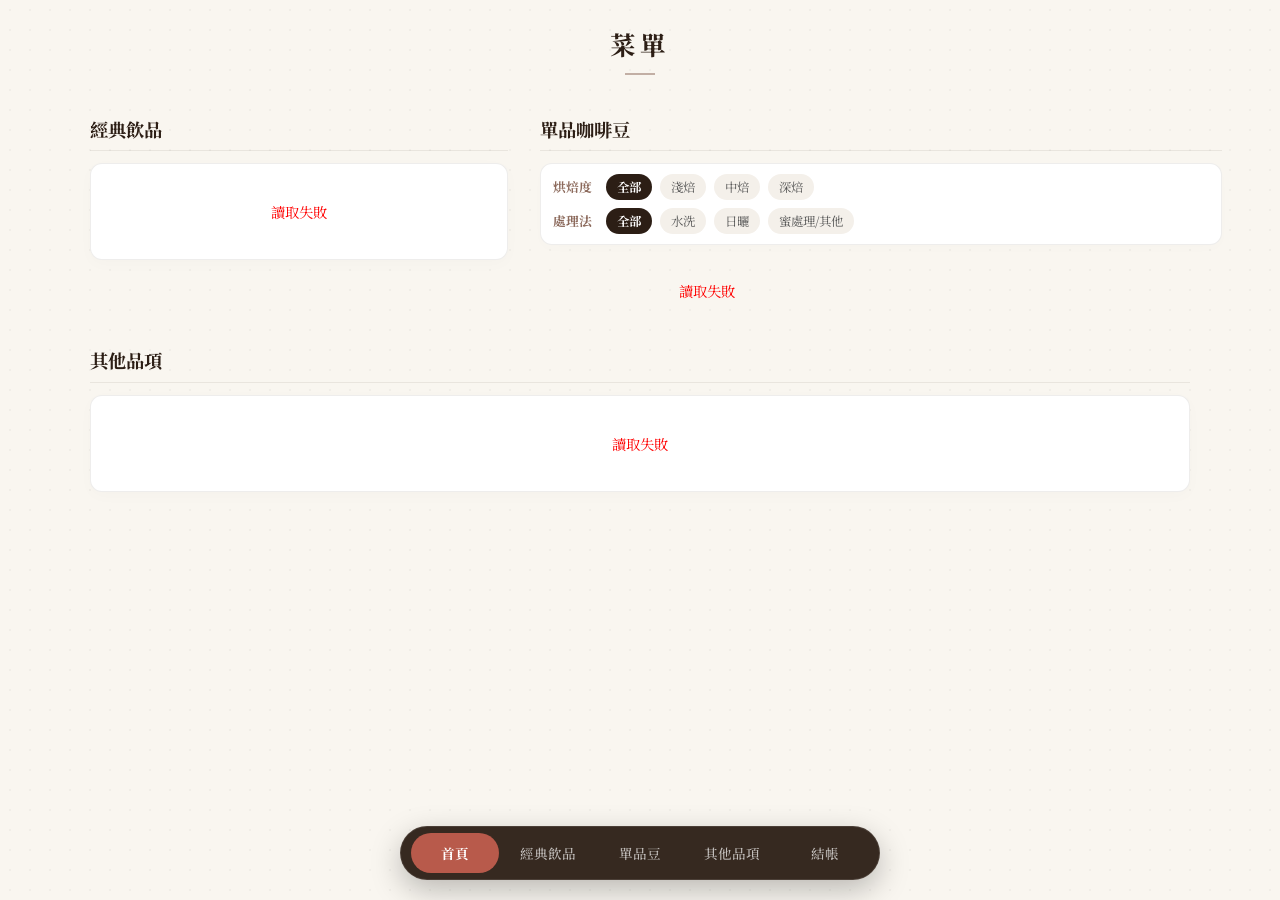
<file: menu.html>
<!DOCTYPE html>
<html lang="zh-TW">
<head>
    <meta charset="UTF-8">
    <meta name="viewport" content="width=device-width, initial-scale=1.0, maximum-scale=1.0, user-scalable=no">
    <title>菜單</title>
    <link rel="preconnect" href="https://fonts.googleapis.com">
    <link href="https://fonts.googleapis.com/css2?family=Noto+Serif+TC:wght@500;700&family=Playfair+Display:ital,wght@0,600;1,600&display=swap" rel="stylesheet">
    <style>
        :root {
            --primary: #2c1e15;
            --secondary: #8c6a5c;
            --accent: #b85a4b;
            --bg: #f9f6f0;
            --card-bg: #ffffff;
            --border: rgba(44, 30, 21, 0.08);
            
            /* 烘焙度色彩 */
            --lr: #e3b074;
            --mr: #a9703c;
            --dr: #543d2b;
            
            --font-main: "Noto Serif TC", serif;
        }

        * {
            box-sizing: border-box;
            -webkit-tap-highlight-color: transparent;
        }

        html {
            scroll-behavior: smooth;
        }

        body {
            background: var(--bg);
            background-image: radial-gradient(rgba(0, 0, 0, 0.03) 1px, transparent 1px);
            background-size: 20px 20px;
            color: #333;
            margin: 0;
            font-family: var(--font-main);
            min-height: 100vh;
            padding: 12px 16px 30px 16px; /* 🚀 縮減頂部內距 */
            padding-bottom: 90px; /* 留出底部導覽列空間 */
            line-height: 1.6;
        }

        .container { 
            max-width: 1100px; 
            margin: 0 auto; 
        }

        /* ☕ 標頭設計（已縮減內外距與高度） */
        .header {
            text-align: center;
            margin: 12px 0 20px; /* 🚀 大幅縮減與上下內容的間距 */
        }
        .header h1 {
            font-size: 1.6em; /* 稍微縮小更精緻 */
            color: var(--primary);
            margin: 0;
            letter-spacing: 4px;
        }
        .header::after {
            content: '';
            display: block;
            width: 30px;
            height: 2px;
            background: var(--secondary);
            margin: 8px auto 0;
            opacity: 0.5;
        }

        /* 📱 底部現代感分段導覽列 */
        .bottom-nav {
            position: fixed;
            bottom: 20px;
            left: 50%;
            transform: translateX(-50%);
            z-index: 999;
            background: rgba(44, 30, 21, 0.95);
            -webkit-backdrop-filter: blur(10px);
            backdrop-filter: blur(10px);
            border: 1px solid rgba(255, 255, 255, 0.1);
            border-radius: 40px;
            padding: 6px 10px;
            display: flex;
            align-items: center;
            gap: 4px;
            box-shadow: 0 10px 30px rgba(0, 0, 0, 0.25);
            width: calc(100% - 32px);
            max-width: 480px;
        }
        
        .nav-btn {
            flex: 1;
            background: transparent;
            border: none;
            color: rgba(255, 255, 255, 0.7);
            padding: 10px 4px;
            font-size: 0.85em;
            font-family: var(--font-main);
            font-weight: 500;
            cursor: pointer;
            text-align: center;
            white-space: nowrap;
            transition: all 0.2s ease;
            border-radius: 30px;
        }
        
        .nav-btn:active, .nav-btn:hover {
            color: #fff;
            background: rgba(255, 255, 255, 0.1);
        }
        
        .nav-btn.home-spec {
            background: var(--accent);
            color: #fff;
            font-weight: 700;
        }

        /* 統一的區塊大標題 */
        .section-title {
            font-size: 1.15em;
            font-weight: 700;
            color: var(--primary);
            margin: 0 0 12px 0; /* 🚀 縮減標題下方間距 */
            padding-bottom: 6px;
            border-bottom: 1px solid var(--border);
            display: flex;
            align-items: center;
            gap: 8px;
        }
        
        /* 縮減滾動定位與區塊頂部的間距 */
        .scroll-section {
            scroll-margin-top: 15px;
            margin-top: 20px; /* 🚀 大幅縮減區塊彼此間的空隙 */
        }

        /* 📌 響應式排版架構 */
        .main-layout {
            display: grid;
            grid-template-columns: 1fr;
            gap: 24px; /* 🚀 縮減排版欄位間隙 */
        }

        @media (min-width: 992px) {
            .main-layout {
                grid-template-columns: 38% 62%; 
                gap: 32px;
            }
        }

        /* 📌 篩選器樣式設計 */
        .filter-container {
            background: #fff;
            border: 1px solid var(--border);
            border-radius: 12px;
            padding: 10px 12px;
            margin-bottom: 14px; /* 🚀 縮減篩選器下方的空白 */
            display: flex;
            flex-direction: column;
            gap: 8px;
            box-shadow: 0 4px 12px rgba(44,30,21,0.01);
        }
        .filter-group {
            display: flex;
            align-items: center;
            gap: 8px;
            flex-wrap: wrap;
        }
        .filter-label {
            font-size: 0.8em;
            font-weight: 700;
            color: var(--secondary);
            min-width: 45px;
        }
        .filter-btn {
            background: #f4f0ea;
            border: 1px solid transparent;
            color: #555;
            padding: 3px 10px;
            font-size: 0.78em;
            font-family: var(--font-main);
            border-radius: 20px;
            cursor: pointer;
            transition: all 0.2s ease;
        }
        .filter-btn:hover {
            background: #ebe4da;
        }
        .filter-btn.active {
            background: var(--primary);
            color: #fff;
            font-weight: 700;
        }

        /* 📌 經典飲品排版 */
        .menu-list-classic {
            display: flex;
            flex-direction: column;
            gap: 12px; /* 🚀 稍微縮減飲品行距，畫面更緊湊 */
            background: var(--card-bg);
            padding: 16px 20px;
            border-radius: 12px;
            box-shadow: 0 4px 16px rgba(44,30,21,0.02);
            border: 1px solid var(--border);
        }

        .menu-item { 
            display: flex; 
            align-items: flex-end;
            justify-content: space-between;
            gap: 8px;
        }
        .item-name { 
            font-weight: 500; 
            color: var(--primary); 
            font-size: 0.95em; 
        }
        .item-line {
            flex-grow: 1;
            border-bottom: 1px dotted rgba(44, 30, 21, 0.2);
            margin-bottom: 5px;
        }
        .item-price { 
            font-weight: 700; 
            color: var(--accent); 
            font-size: 1em; 
            font-family: 'Playfair Display', serif;
        }
        .item-price::before { content: '$'; font-size: 0.9em; margin-right: 1px; }

        /* 📌 單品豆網格 */
        .single-grid { 
            display: grid;
            grid-template-columns: 1fr; 
            gap: 14px; /* 🚀 縮減卡片與卡片間的空隙 */
        }
        @media (min-width: 576px) {
            .single-grid { grid-template-columns: repeat(2, 1fr); }
        }

        /* 單品豆精緻卡片 */
        .card { 
            background: var(--card-bg); 
            border-radius: 12px; 
            border: 1px solid var(--border); 
            padding: 16px; /* 🚀 縮減內距，讓手機螢幕能看見更多卡片 */
            display: flex; 
            flex-direction: column; 
            box-shadow: 0 4px 16px rgba(44,30,21,0.02);
            transition: all 0.3s ease;
            position: relative;
            overflow: hidden;
        }
        .card.hidden {
            display: none !important;
        }

        .badge-row {
            display: flex;
            gap: 6px;
            margin-bottom: 10px;
            flex-wrap: wrap;
        }
        .badge {
            font-size: 0.75em; 
            padding: 2px 7px; 
            color: #fff; 
            font-weight: 700; 
            border-radius: 4px;
        }
        .badge.lr { background: var(--lr); color: #4a2e10 !important; }
        .badge.mr { background: var(--mr); }
        .badge.dr { background: var(--dr); }
        
        .badge.process { 
            background: #fcf4ec; 
            color: #a06d44; 
            border: 1px solid rgba(160,109,68,0.15);
        }

        .theme-word { 
            font-size: 1.2em; 
            font-weight: 700;
            color: var(--primary); 
            margin: 0 0 2px 0; 
            line-height: 1.3;
        }
        .origin { 
            font-size: 0.82em; 
            color: var(--secondary); 
            margin-bottom: 10px;
        }

        .flavor { 
            font-size: 0.88em; 
            color: #555; 
            margin: 0 0 12px 0; 
            flex-grow: 1; 
            line-height: 1.4;
            padding: 8px 10px;
            background: #faf8f5;
            border-radius: 6px;
            border-left: 2px solid rgba(140, 106, 92, 0.2);
        }

        /* 📌 價格矩陣 */
        .price-matrix { 
            display: grid; 
            grid-template-columns: repeat(2, 1fr); 
            gap: 6px; 
            border-top: 1px dashed var(--border); 
            padding-top: 10px; 
        }
        .price-box { 
            background: #fff;
            border: 1px solid rgba(44, 30, 21, 0.04);
            padding: 5px 8px; 
            border-radius: 6px; 
            display: flex;
            justify-content: space-between;
            align-items: center;
        }
        .p-label { font-size: 0.78em; color: #777; }
        .p-amount { 
            font-weight: 700; 
            color: var(--accent); 
            font-size: 0.9em; 
            font-family: 'Playfair Display', serif;
        }
        .p-amount::before { content: '$'; font-size: 0.85em; margin-right: 1px; }

        .loading-text { text-align: center; color: #999; padding: 20px; font-size: 0.9em; }
        .no-match-text { text-align: center; color: #aaa; padding: 30px 10px; font-size: 0.9em; grid-column: 1 / -1; }
        
        /* 📌 底部次要區塊 */
        .bottom-layout {
            margin-top: 24px; /* 🚀 縮減頂部空隙 */
        }
    </style>
</head>
<body>

<div class="container">
    <div class="header">
        <h1>菜單</h1>
    </div>

    <div class="bottom-nav">
        <button class="nav-btn home-spec" onclick="window.location.href='/'">首頁</button>
        <button class="nav-btn" onclick="scrollToSection('classic-sec')">經典飲品</button>
        <button class="nav-btn" onclick="scrollToSection('single-sec')">單品豆</button>
        <button class="nav-btn" onclick="scrollToSection('other-sec')">其他品項</button>
        <button class="nav-btn" onclick="window.location.href='/been.html'">結帳</button>

    </div>

    <div class="main-layout">
        
        <div id="classic-sec" class="drinks-column scroll-section">
            <div class="section-title">經典飲品</div>
            <div class="menu-list-classic" id="classicList">
                <div class="loading-text">讀取中…</div>
            </div>
        </div>

        <div id="single-sec" class="single-column scroll-section">
            <div class="section-title">單品咖啡豆</div>
            
            <div class="filter-container">
                <div class="filter-group">
                    <span class="filter-label">烘焙度</span>
                    <button class="filter-btn active" data-type="roast" data-val="all">全部</button>
                    <button class="filter-btn" data-type="roast" data-val="lr">淺焙</button>
                    <button class="filter-btn" data-type="roast" data-val="mr">中焙</button>
                    <button class="filter-btn" data-type="roast" data-val="dr">深焙</button>
                </div>
                <div class="filter-group">
                    <span class="filter-label">處理法</span>
                    <button class="filter-btn active" data-type="process" data-val="all">全部</button>
                    <button class="filter-btn" data-type="process" data-val="washed">水洗</button>
                    <button class="filter-btn" data-type="process" data-val="natural">日曬</button>
                    <button class="filter-btn" data-type="process" data-val="honey">蜜處理/其他</button>
                </div>
            </div>

            <div class="single-grid" id="singleGrid">
                <div class="loading-text">☕ 讀取單品豆中…</div>
            </div>
        </div>

    </div>

    <div id="other-sec" class="bottom-layout scroll-section">
        <div class="section-title">其他品項</div>
        <div class="menu-list-classic" id="otherList">
            <div class="loading-text">讀取中…</div>
        </div>
    </div>
</div>

<script>
const SPREADSHEET_CSV_URL = "https://docs.google.com/spreadsheets/d/e/2PACX-1vSEiSHdIF1FlVgrSp5r8DhCDnTKAVhfRjXPIizNQ_d5kK_FFUQJfQKhQG1YXe3ViIdExAiUnAPlKCO-/pub?gid=250388087&single=true&output=csv";

let currentRoastFilter = 'all';
let currentProcessFilter = 'all';

function scrollToSection(id) {
    const element = document.getElementById(id);
    if (element) {
        element.scrollIntoView({ behavior: 'smooth' });
    }
}

function parseCSV(text) {
    const rows = [];
    const lines = text.split(/\r?\n/);
    for (const line of lines) {
        if (!line.trim()) continue;
        const row = [];
        let current = '';
        let inQuote = false;
        for (let i = 0; i < line.length; i++) {
            const ch = line[i];
            if (ch === '"') {
                if (inQuote && line[i+1] === '"') { current += '"'; i++; }
                else inQuote = !inQuote;
            } else if (ch === ',' && !inQuote) {
                row.push(current.trim());
                current = '';
            } else {
                current += ch;
            }
        }
        row.push(current.trim());
        rows.push(row);
    }
    return rows;
}

function applyFilters() {
    const cards = document.querySelectorAll('#singleGrid .card');
    let visibleCount = 0;

    cards.forEach(card => {
        const roast = card.getAttribute('data-roast');
        const processStr = card.getAttribute('data-process');

        const matchRoast = (currentRoastFilter === 'all' || roast === currentRoastFilter);

        let matchProcess = false;
        if (currentProcessFilter === 'all') {
            matchProcess = true;
        } else if (currentProcessFilter === 'washed') {
            matchProcess = processStr.includes('水洗');
        } else if (currentProcessFilter === 'natural') {
            matchProcess = processStr.includes('日曬');
        } else if (currentProcessFilter === 'honey') {
            matchProcess = !processStr.includes('水洗') && !processStr.includes('日曬');
        }

        if (matchRoast && matchProcess) {
            card.classList.remove('hidden');
            visibleCount++;
        } else {
            card.classList.add('hidden');
        }
    });

    const existingNoMatch = document.getElementById('no-match-msg');
    if (visibleCount === 0) {
        if (!existingNoMatch) {
            const msg = document.createElement('div');
            msg.id = 'no-match-msg';
            msg.className = 'no-match-text';
            msg.innerText = ' 沒有符合目前篩選條件的單品豆';
            document.getElementById('singleGrid').appendChild(msg);
        }
    } else if (existingNoMatch) {
        existingNoMatch.remove();
    }
}

function initFilterEvents() {
    const buttons = document.querySelectorAll('.filter-btn');
    buttons.forEach(btn => {
        btn.addEventListener('click', function() {
            const parent = this.parentElement;
            parent.querySelectorAll('.filter-btn').forEach(b => b.classList.remove('active'));
            this.classList.add('active');

            const type = this.getAttribute('data-type');
            const val = this.getAttribute('data-val');

            if (type === 'roast') currentRoastFilter = val;
            if (type === 'process') currentProcessFilter = val;

            applyFilters();
        });
    });
}

async function fetchMenu() {
    const CACHE_KEY = 'coffee_menu_data';
    const CACHE_TIME_KEY = 'coffee_menu_time';
    const CACHE_DURATION = 4 * 60 * 60 * 1000; // 快取 4 小時 (單位：毫秒)

    try {
        let text = "";
        const cachedData = localStorage.getItem(CACHE_KEY);
        const cachedTime = localStorage.getItem(CACHE_TIME_KEY);
        const now = Date.now();

        // 檢查是否有快取，且快取尚未過期
        if (cachedData && cachedTime && (now - cachedTime < CACHE_DURATION)) {
            text = cachedData;
            console.log('⚡ 使用本地快取資料');
        } else {
            // 超過 4 小時或沒快取，才去跟 Google 抓新資料
            const response = await fetch(SPREADSHEET_CSV_URL + '&t=' + now);
            if (!response.ok) throw new Error('CSV 讀取失敗');
            text = await response.text();
            
            // 存入快取
            localStorage.setItem(CACHE_KEY, text);
            localStorage.setItem(CACHE_TIME_KEY, now.toString());
            console.log('🌐 已從網路更新資料，並寫入快取');
        }

        const rows = parseCSV(text);

        let classicHTML = '', otherHTML = '';
        let singleBeans = [];

        for (let i = 1; i < rows.length; i++) {
            const r = rows[i];
            if (!r[0] || !r[2]) continue;
            const type = r[0].trim();
            const name = r[2].trim();

            if (type === 'classic') {
                classicHTML += `
                    <div class="menu-item">
                        <span class="item-name">${name}</span>
                        <div class="item-line"></div>
                        <span class="item-price">${r[8] || '0'}</span>
                    </div>`;
            } else if (type === 'other') {
                document.getElementById('otherList');
                otherHTML += `
                    <div class="menu-item">
                        <span class="item-name">${name}</span>
                        <div class="item-line"></div>
                        <span class="item-price">${r[8] || '0'}</span>
                    </div>`;
            } else if (type === 'single') {
                const status = (r[12] || '').trim();
                if (status !== '1' && status !== '上架') continue;

                singleBeans.push({
                    name: name,
                    origin: (r[3] || '').trim(),
                    process: (r[4] || '').trim(),
                    roast: (r[5] || 'lr').trim(),
                    roastName: (r[6] || '淺焙').trim(),
                    flavor: (r[7] || '').trim(),
                    pTakeout: parseFloat(r[8]) || 0,
                    pInhouse: r[9] || '-',
                    pBeans: r[10] || '-',
                    pDrip: r[11] || '-'
                });
            }
        }

        singleBeans.sort((a, b) => {
            const roastOrder = { 'lr': 1, 'mr': 2, 'dr': 3 };
            const aRoast = roastOrder[a.roast] || 99;
            const bRoast = roastOrder[b.roast] || 99;
            if (aRoast !== bRoast) return aRoast - bRoast;

            function getProcessWeight(p) {
                if (p.includes('日曬')) return 1;
                if (p.includes('水洗')) return 2;
                return 3;
            }
            const aProc = getProcessWeight(a.process);
            const bProc = getProcessWeight(b.process);
            if (aProc !== bProc) return aProc - bProc;

            return b.pTakeout - a.pTakeout;
        });

        let singleHTML = '';
        for (const b of singleBeans) {
            singleHTML += `
                <div class="card" data-roast="${b.roast}" data-process="${b.process}">
                    <div class="badge-row">
                        <span class="badge ${b.roast}">${b.roastName}</span>
                        ${b.process ? `<span class="badge process">${b.process}</span>` : ''}
                    </div>
                    <h3 class="theme-word">${b.name}</h3>
                    <div class="origin">${b.origin}</div>
                    <div class="flavor">${b.flavor || '風味內洽'}</div>
                    <div class="price-matrix">
                        <div class="price-box"><span class="p-label">外帶</span><span class="p-amount">${b.pTakeout || '-'}</span></div>
                        <div class="price-box"><span class="p-label">內用</span><span class="p-amount">${b.pInhouse}</span></div>
                        <div class="price-box"><span class="p-label">濾掛</span><span class="p-amount">${b.pDrip}</span></div>
                        <div class="price-box"><span class="p-label">半磅</span><span class="p-amount">${b.pBeans}</span></div>
                    </div>
                </div>`;
        }

        document.getElementById('classicList').innerHTML = classicHTML || '<div class="loading-text">暫無品項</div>';
        document.getElementById('otherList').innerHTML   = otherHTML   || '<div class="loading-text">暫無品項</div>';
        document.getElementById('singleGrid').innerHTML  = singleHTML  || '<div class="loading-text">目前無供應單品豆</div>';

        initFilterEvents();
        applyFilters();

    } catch (err) {
        console.error('選單載入失敗:', err);
        // 如果連線失敗，但本地其實有舊資料，就勉強拿舊資料頂替
        if (localStorage.getItem(CACHE_KEY)) {
            console.log('⚠️ 連線失敗，強制使用過期快取頂替');
            localStorage.removeItem(CACHE_TIME_KEY); // 清除時間，下次進來會再試一次
            // 這裡可以選擇不報錯，直接再次呼叫本地解算
        }
        document.getElementById('classicList').innerHTML = '<div class="loading-text" style="color:red;">讀取失敗</div>';
        document.getElementById('otherList').innerHTML   = '<div class="loading-text" style="color:red;">讀取失敗</div>';
        document.getElementById('singleGrid').innerHTML  = '<div class="loading-text" style="color:red;">讀取失敗</div>';
    }
}
fetchMenu();
</script>
</body>
</html>
</file>
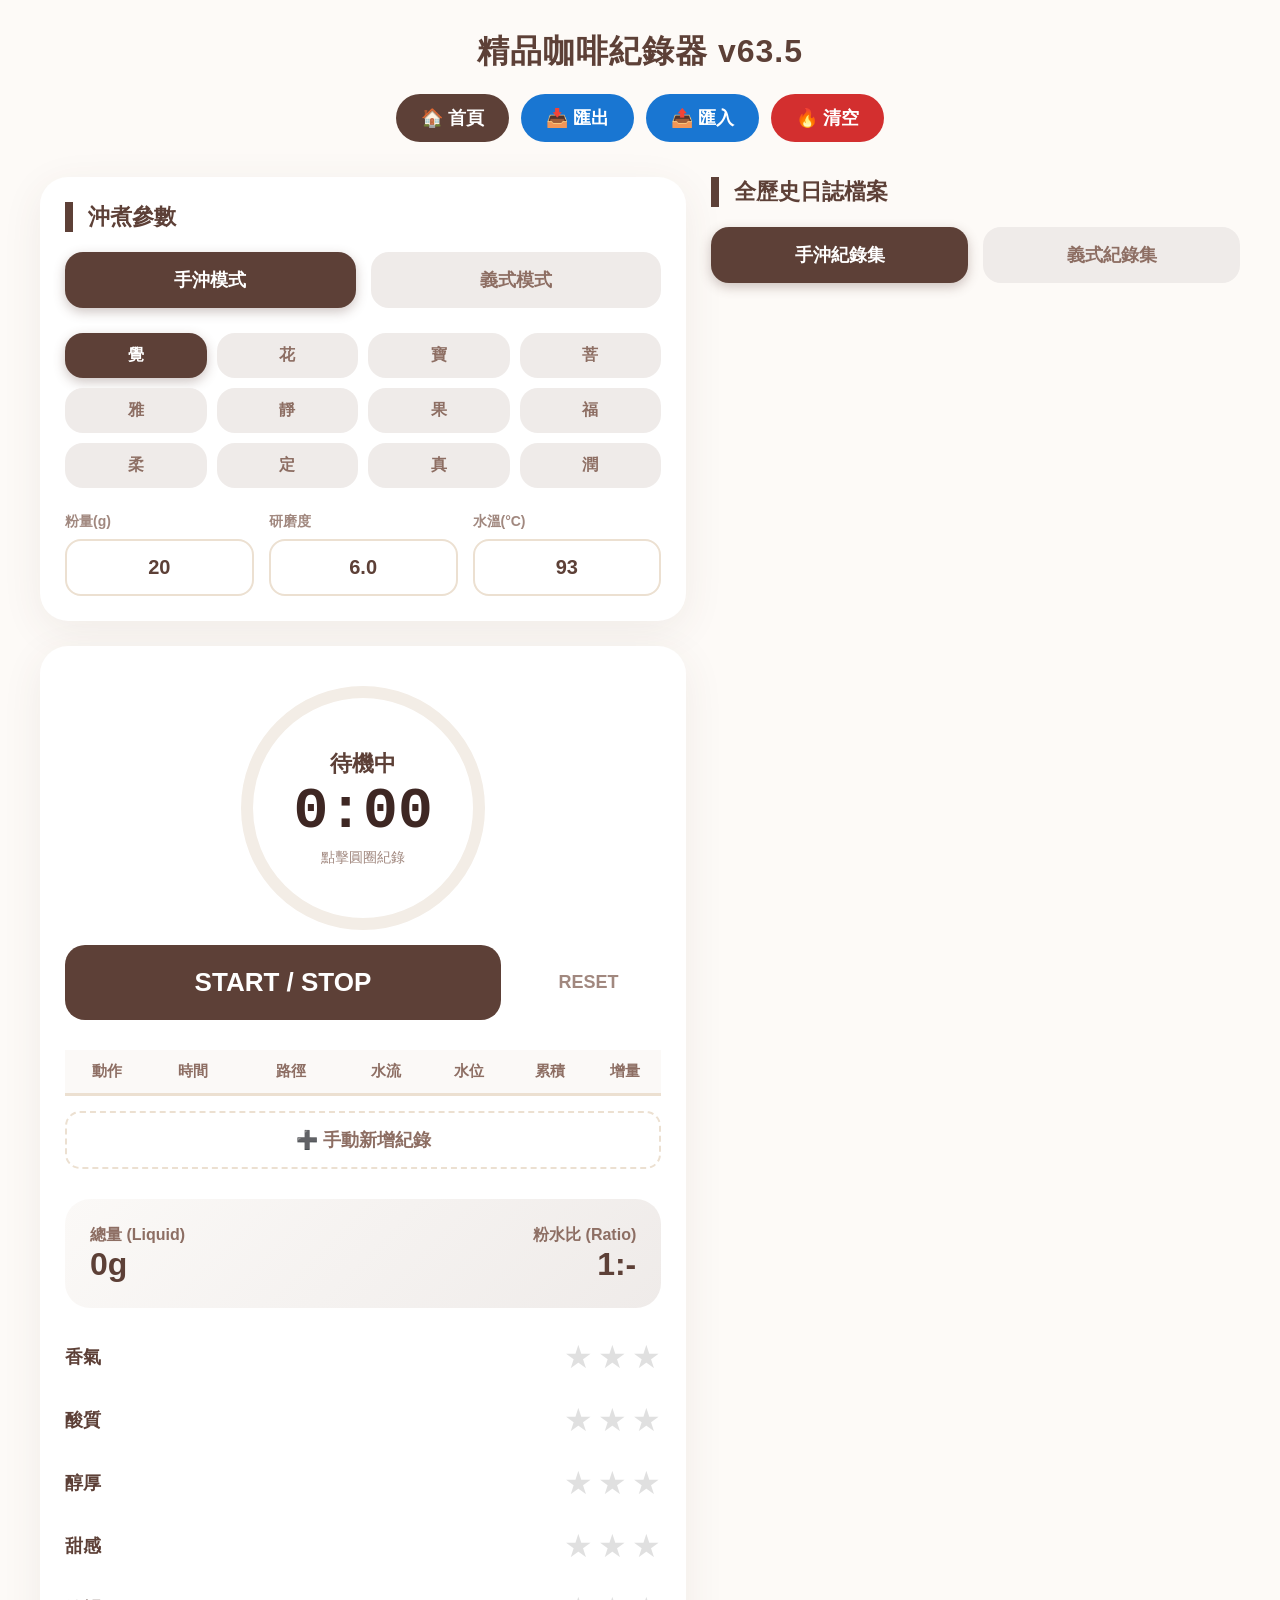
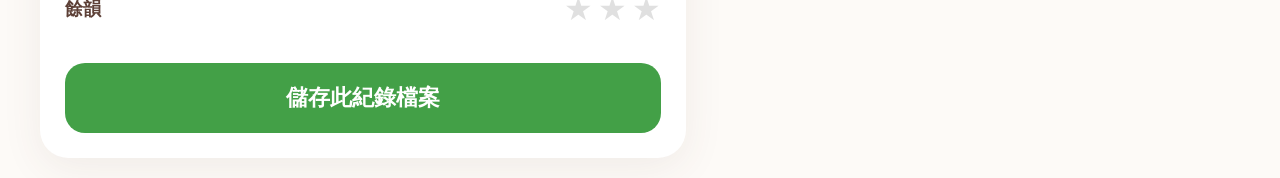
<file: record.html>
<!DOCTYPE html>
<html lang="zh-Hant">
<head>
<meta charset="UTF-8">
<meta name="viewport" content="width=device-width, initial-scale=1.0, maximum-scale=1.0, user-scalable=no">
<title>精品咖啡紀錄器 v63.5 - 大字體星星版</title>
<style>
:root {
  --bg: #fdfaf7; --card: #ffffff; --main: #5d4037; --accent: #c6a49a;
  --text: #3e2723; --line: #ece0d1; --primary: #8d6e63; --danger: #d32f2f;
  --success: #43a047; --star: #ffca28; --info: #1976d2; --esp-bg: #3e2723;
}
body { margin: 0; font-family: "PingFang TC", "Microsoft JhengHei", sans-serif; background: var(--bg); color: var(--text); font-size: 18px; -webkit-tap-highlight-color: transparent; }
.container { max-width: 1200px; margin: auto; padding: 20px; display: grid; grid-template-columns: 1fr; gap: 25px; }
@media (min-width: 992px) { .container { grid-template-columns: 1.1fr 0.9fr; } .header-full { grid-column: span 2; } }

/* 按鈕與元件 */
.tab-btn { flex: 1; padding: 16px; border: none; border-radius: 18px; background: #efebe9; font-weight: 800; cursor: pointer; transition: 0.2s; color: #8d6e63; font-size: 18px; }
.tab-btn.active.pour { background: var(--main); color: white; box-shadow: 0 4px 12px rgba(93,64,55,0.3); }
.tab-btn.active.esp { background: var(--esp-bg); color: white; box-shadow: 0 4px 12px rgba(62,39,35,0.3); }

.click-box { display: block; background: #fff; border: 2px solid var(--line); color: var(--main); padding: 15px; border-radius: 16px; font-weight: 900; cursor: pointer; text-align: center; font-size: 20px; }
.click-box.empty { border-color: var(--danger); color: var(--danger); }

.card { background: var(--card); border-radius: 28px; padding: 25px; box-shadow: 0 10px 40px rgba(93,64,55,0.08); }
.section-title { font-weight: 900; margin-bottom: 20px; font-size: 22px; color: var(--main); border-left: 8px solid var(--main); padding-left: 15px; }

/* 表格大字體 */
.log-table { width: 100%; border-collapse: collapse; font-size: 15px; table-layout: fixed; }
.log-table th { padding: 12px 2px; border-bottom: 3px solid var(--line); background: #fbf9f7; color: #8d6e63; }
.log-table td { padding: 15px 2px; text-align: center; border-bottom: 1px solid #f3ede6; }
.select-ui { border: 1px solid var(--line); border-radius: 8px; padding: 6px; font-size: 14px; width: 96%; background: white; font-weight: bold; color: var(--main); }

/* 星星顯示 */
.star-rating { display: flex; gap: 5px; }
.star {
  font-size: 32px; /* 從 26px 放大到 32px，讓 3 顆星在視覺上更平衡 */
  cursor: pointer;
  color: #e0e0e0;
  transition: 0.2s;
}.star.active { color: var(--star); text-shadow: 0 0 5px rgba(255,202,40,0.5); }

/* 九宮格 */
.modal-overlay { position: fixed; top: 0; left: 0; width: 100%; height: 100%; background: rgba(62,39,35,0.85); z-index: 10000; display: none; align-items: center; justify-content: center; backdrop-filter: blur(5px); }
.numpad-container { background: white; padding: 30px; border-radius: 40px; width: 340px; }
.numpad-display { font-size: 50px; font-weight: 900; margin-bottom: 20px; background: #fbe9e7; padding: 15px; border-radius: 20px; text-align: center; color: var(--main); min-height: 70px; border: 3px solid #ffccbc; }
.numpad-grid { display: grid; grid-template-columns: repeat(3, 1fr); gap: 15px; }

.edit-chip { display: inline-block; background: #f3ede6; padding: 6px 10px; border-radius: 10px; margin: 2px; cursor: pointer; font-weight: 800; color: var(--main); border: 1px solid transparent; }
</style>
</head>
<body>

<div id="numPadModal" class="modal-overlay" onclick="closeNumPad()">
    <div class="numpad-container" onclick="event.stopPropagation()">
        <div id="numPadTitle" style="text-align:center; font-weight:bold; color:var(--main); margin-bottom:15px; font-size:20px;">輸入數值</div>
        <div id="numPadDisplay" class="numpad-display">-</div>
        <div class="numpad-grid" id="numpadButtons"></div>
    </div>
</div>

<div class="container">
  <div class="header-full" style="text-align: center; padding: 10px 0;">
    <h1 style="color:var(--main); margin:0 0 20px 0; font-size:32px; letter-spacing: 1px;">精品咖啡紀錄器 v63.5</h1>
    <div style="display:flex; justify-content: center; gap:12px; flex-wrap: wrap;">
        <button onclick="location.href='https://christypy.github.io/'" style="background:var(--main); color:white; border:none; padding:12px 25px; border-radius:50px; cursor:pointer; font-weight:bold; font-size:18px;">🏠 首頁</button>
        <button onclick="exportJSON()" style="background:var(--info); color:white; border:none; padding:12px 25px; border-radius:50px; cursor:pointer; font-weight:bold; font-size:18px;">📥 匯出</button>
        <button onclick="document.getElementById('fileInput').click()" style="background:var(--info); color:white; border:none; padding:12px 25px; border-radius:50px; cursor:pointer; font-weight:bold; font-size:18px;">📤 匯入</button>
        <input type="file" id="fileInput" style="display:none" onchange="importJSON(event)">
        <button onclick="clearAllHistory()" style="background:var(--danger); color:white; border:none; padding:12px 25px; border-radius:50px; cursor:pointer; font-weight:bold; font-size:18px;">🔥 清空</button>
    </div>
  </div>

  <div>
    <div class="card" style="margin-bottom:25px;">
        <div class="section-title">沖煮參數</div>
        <div style="display:flex; gap:15px; margin-bottom:25px;">
            <button id="m-pour" class="tab-btn active pour" onclick="selectMode('pour')">手沖模式</button>
            <button id="m-esp" class="tab-btn" onclick="selectMode('espresso')">義式模式</button>
        </div>
        <div id="beanBtns" style="display:grid; grid-template-columns:repeat(4,1fr); gap:10px; margin-bottom:25px;"></div>
        <div style="display:grid; grid-template-columns:repeat(3,1fr); gap:15px;">
            <div onclick="openNumPad('dose','粉量 (10-60g)',true)">
                <span style="font-size:14px; font-weight:900; color:#a1887f; display:block; margin-bottom:8px;">粉量(g)</span>
                <div id="d-dose" class="click-box">20</div>
            </div>
            <div onclick="openNumPad('grind','研磨 (1-10)',true)">
                <span style="font-size:14px; font-weight:900; color:#a1887f; display:block; margin-bottom:8px;">研磨度</span>
                <div id="d-grind" class="click-box">6.0</div>
            </div>
            <div id="temp-row" onclick="openNumPad('temp','水溫 (80-98°C)',false)">
                <span style="font-size:14px; font-weight:900; color:#a1887f; display:block; margin-bottom:8px;">水溫(°C)</span>
                <div id="d-temp" class="click-box">93</div>
            </div>
        </div>
    </div>

    <div class="card">
        <div style="text-align: center; border-radius: 50%; margin: 15px auto; border: 12px solid #f3ede6; width: 220px; height: 220px; display: flex; flex-direction: column; justify-content: center; cursor: pointer; background: #fff;" onclick="handleTimerAction()">
            <div id="stepName" style="font-weight:900; color:var(--main); font-size:22px;">待機中</div>
            <div id="timer" style="font-size:58px; font-weight:900; font-family: monospace; color:#3e2723;">0:00</div>
            <div style="font-size:14px; color:#a1887f; margin-top:5px;">點擊圓圈紀錄</div>
        </div>
        <div style="display:grid; grid-template-columns: 3fr 1fr; gap:15px;">
            <button id="mainBtn" onclick="toggleTimer()" style="background:var(--main); color:white; border:none; height:75px; border-radius:20px; font-size:26px; font-weight:900;">START / STOP</button>
            <button onclick="resetTimer()" style="border:none; background:none; color:#a1887f; font-weight:900; font-size:18px;">RESET</button>
        </div>

        <div style="margin-top:30px; overflow-x:auto;">
            <table class="log-table">
                <thead id="logHead"></thead>
                <tbody id="logs"></tbody>
            </table>
            <button onclick="addManualRow()" style="width:100%; padding:15px; margin-top:15px; background:transparent; border:2px dashed var(--line); border-radius:15px; color:var(--primary); font-weight:900; font-size:18px;">➕ 手動新增紀錄</button>
        </div>

        <div style="display:flex; justify-content:space-between; align-items:center; margin-top:30px; background:linear-gradient(135deg, #fbf9f7 0%, #efebe9 100%); padding:25px; border-radius:25px;">
            <div onclick="openNumPad('liquid','最終總量',true)">
                <span style="font-size:16px; color:var(--primary); font-weight:900;">總量 (Liquid)</span>
                <div id="d-liquid" class="click-box" style="font-size:32px; border:none; padding:0; background:transparent; text-align:left;">0g</div>
            </div>
            <div style="text-align:right;">
                <span style="font-size:16px; color:var(--primary); font-weight:900;">粉水比 (Ratio)</span>
                <div id="d-ratio" style="font-size:32px; font-weight:900; color:var(--main);">1:-</div>
            </div>
        </div>
        <div id="evalArea" style="display:flex; flex-direction:column; gap:15px; margin-top:25px;"></div>
        <button class="tab-btn" onclick="saveRecord()" style="background:var(--success); color:white; font-size:22px; margin-top:30px; width:100%; border-radius:20px; font-weight:900; padding:20px;">儲存此紀錄檔案</button>
    </div>
  </div>

  <div>
    <div class="section-title">全歷史日誌檔案</div>
    <div style="display:flex; gap:15px; margin-bottom:25px;">
        <button id="tab-p" class="tab-btn active pour" onclick="switchHistoryTab('pour')">手沖紀錄集</button>
        <button id="tab-e" class="tab-btn" onclick="switchHistoryTab('espresso')">義式紀錄集</button>
    </div>
    <div id="historyList"></div>
  </div>
</div>

<script>
let mode='pour', bean='覺', pours=[], isRunning=false, startTime=null, elapsed=0, timerInt=null, currentAction="注水", wasStarted=false;
let params = { dose: 20, grind: 6.0, temp: 93, liquid: 0 };
let currentEval = {}, historyView = 'pour';
const baseBeans = ['覺','花','寶','菩','雅','靜','果','福','柔','定','真','潤'];

// --- 模式與初始化 ---
function selectMode(m) {
    mode = m;
    if (m === 'espresso') { bean = '混豆'; params.dose = 20; params.grind = null; }
    else { bean = '覺'; params.dose = 20; params.grind = 6.0; }
    document.getElementById('m-pour').className = 'tab-btn' + (m==='pour'?' active pour':'');
    document.getElementById('m-esp').className = 'tab-btn' + (m==='espresso'?' active esp':'');
    document.getElementById('temp-row').style.visibility = (m==='pour'?'visible':'hidden');
    buildBeans(); resetTimer();
}

function renderEvalArea(targetEval = currentEval, isHistory = false, logId = null) {
    const area = isHistory ? document.getElementById(`eval-hist-${logId}`) : document.getElementById('evalArea');
    if(!area) return; area.innerHTML = '';
    const fields = (isHistory ? (historyView === 'pour' ? ['香氣','酸質','醇厚','甜感','餘韻'] : ['Crema','平衡','口感']) : (mode === 'pour' ? ['香氣','酸質','醇厚','甜感','餘韻'] : ['Crema','平衡','口感']));
    
    fields.forEach(f => {
        const row = document.createElement('div'); 
        row.style = "display:flex; align-items:center; justify-content:space-between; padding:5px 0;";
        const score = targetEval[f] || 0;
        row.innerHTML = `<span style="font-weight:900; font-size:18px; color:var(--main);">${f}</span>
            <div class="star-rating">
                ${[1,2,3].map(s => `<span class="star ${s <= score ? 'active' : ''}" onclick="setEval('${f}',${s},this,${isHistory},${logId})">★</span>`).join('')}
            </div>`;
        area.appendChild(row);
    });
}

function setEval(f, s, starEl, isHistory, logId) {
    event.stopPropagation();
    const stars = starEl.parentElement.children;
    for(let i=0; i<stars.length; i++) {
        stars[i].classList.toggle('active', i < s);
    }
    if (isHistory) {
        const key = historyView === 'pour' ? 'pourLogs' : 'espLogs';
        let logs = JSON.parse(localStorage.getItem(key));
        let log = logs.find(l => l.id === logId);
        log.eval[f] = s; localStorage.setItem(key, JSON.stringify(logs));
    } else { currentEval[f] = s; }
}

// --- 核心邏輯 (繼承自 v63.4 並放大字體) ---
function handleTimerAction() {
    if (!isRunning && !wasStarted) { toggleTimer(); return; }
    if (!isRunning) return;
    const nowSec = Math.round(elapsed/1000);
    if (mode === 'pour') {
        if (currentAction === "注水") {
            pours.push({ name:"注水", total:formatTime(elapsed), absSec:nowSec, cumLiquid:0, diffLiquid:0, path:"-", level:"-", flow:"-", isManual:false });
            currentAction = "斷水";
            openNumPad('cumLiquid', '輸入累積水量', true, pours.length-1);
        } else {
            pours.push({ name:"斷水", total:formatTime(elapsed), absSec:nowSec, cumLiquid:0, diffLiquid:0, path:"○ 繞圈", level:"中水位", flow:"中水流", isManual:false });
            currentAction = "注水";
        }
    } else {
        if (pours.length === 0) pours.push({ name:'預浸', total:formatTime(elapsed), diff:nowSec+'s', absSec:nowSec });
        else if (pours.length === 1) { pours.push({ name:'萃取', total:formatTime(elapsed), diff:(nowSec-pours[0].absSec)+'s', absSec:nowSec }); toggleTimer(); }
    }
    updateUI();
}

function renderLogs() {
    const wrap = document.getElementById('logs'); wrap.innerHTML = '';
    const head = document.getElementById('logHead');
    if (mode === 'pour') {
        head.innerHTML = `<tr><th style="width:14%">動作</th><th style="width:15%">時間</th><th style="width:18%">路徑</th><th style="width:14%">水流</th><th style="width:14%">水位</th><th style="width:13%">累積</th><th style="width:12%">增量</th></tr>`;
        pours.forEach((p, i) => {
            const tr = document.createElement('tr');
            const isWait = p.name === "斷水";
            tr.innerHTML = `
                <td><b>${p.name}</b></td>
                <td><div class="edit-chip" onclick="openNumPad('absSec','時間',false,${i})">${p.total}</div></td>
                <td>${isWait ? `<select class="select-ui" onchange="pours[${i}].path=this.value"><option>◎ 中心</option><option selected>○ 繞圈</option><option>⊙ 混合</option></select>` : '-'}</td>
                <td>${isWait ? `<select class="select-ui" onchange="pours[${i}].flow=this.value"><option>大</option><option selected>中</option><option>小</option></select>` : '-'}</td>
                <td>${isWait ? `<select class="select-ui" onchange="pours[${i}].level=this.value"><option>高</option><option selected>中</option><option>低</option></select>` : '-'}</td>
                <td>${p.name==='注水' ? `<div class="edit-chip" onclick="openNumPad('cumLiquid','水量',true,${i})">${p.cumLiquid}</div>` : '-'}</td>
                <td style="color:var(--primary); font-weight:900;">${p.name==='注水' ? `+${p.diffLiquid}` : '-'}</td>`;
            wrap.appendChild(tr);
        });
    } else {
        head.innerHTML = `<tr><th>階段</th><th>耗時</th><th>總時間</th></tr>`;
        pours.forEach((p, i) => {
            const tr = document.createElement('tr');
            tr.innerHTML = `<td><b>${p.name}</b></td><td><div class="edit-chip" onclick="openNumPad('absSec','秒數',false,${i})">${p.diff}</div></td><td>${p.total}</td>`;
            wrap.appendChild(tr);
        });
    }
}

// --- 歷史日誌渲染 ---
function renderHistory() {
    const wrap = document.getElementById('historyList'); wrap.innerHTML = '';
    const key = historyView === 'pour' ? 'pourLogs' : 'espLogs';
    const logs = JSON.parse(localStorage.getItem(key) || '[]');
    logs.forEach(log => {
        const item = document.createElement('div');
        item.style = `background:white; border-radius:24px; padding:22px; margin-bottom:20px; border-left:10px solid ${historyView==='pour'?'var(--main)':'var(--esp-bg)'}; box-shadow:0 6px 20px rgba(0,0,0,0.06); cursor:pointer;`;
        item.onclick = () => { const el = document.getElementById(`details-${log.id}`); el.style.display = (el.style.display==='block'?'none':'block'); };
        item.innerHTML = `
            <div style="display:flex; justify-content:space-between; align-items:center;">
                <strong style="font-size:20px; color:var(--main);">${log.bean}</strong> 
                <small style="font-weight:bold; color:#a1887f;">${log.time}</small>
            </div>
            <div style="margin-top:15px;">
                <span class="edit-chip" onclick="event.stopPropagation(); openNumPad('dose','粉量',true,-1,${log.id})">${log.params.dose}g</span>
                <span class="edit-chip" onclick="event.stopPropagation(); openNumPad('grind','研磨',true,-1,${log.id})">研磨 ${log.params.grind || '--'}</span>
                <span class="edit-chip" onclick="event.stopPropagation(); openNumPad('liquid','總量',true,-1,${log.id})">總萃 ${log.params.liquid}g</span>
                <span style="font-size:16px; font-weight:900; color:var(--primary); margin-left:10px;">1:${(log.params.liquid/log.params.dose).toFixed(1)}</span>
            </div>
            <div id="details-${log.id}" style="display:none; margin-top:20px; border-top:2px dashed #ece0d1; padding-top:15px;">
                <div id="eval-hist-${log.id}"></div>
                <table class="log-table" style="margin-top:15px;">
                    ${log.mode==='pour' ? log.details.map((d,idx) => `<tr>
                        <td><b>${d.name}</b></td>
                        <td><span class="edit-chip" onclick="openNumPad('absSec','時間',false,${idx},${log.id})">${d.total}</span></td>
                        <td>${d.path||'-'}</td>
                        <td>${d.flow||'-'}</td>
                        <td>${d.level||'-'}</td>
                        <td>${d.name==='注水' ? `<span class="edit-chip" onclick="openNumPad('cumLiquid','水量',true,${idx},${log.id})">${d.cumLiquid}g</span>` : '-'}</td>
                    </tr>`).join('') : log.details.map((d,idx) => `<tr><td><b>${d.name}</b></td><td>${d.diff}</td><td>${d.total}</td></tr>`).join('')}
                </table>
                <div style="display:flex; gap:15px; margin-top:20px;">
                    <button class="tab-btn" style="background:var(--danger); color:white; padding:12px;" onclick="deleteRecord('${key}', ${log.id})">🗑️ 刪除紀錄</button>
                    <button class="tab-btn" style="background:var(--star); color:white; padding:12px;" onclick="toggleStar('${key}', ${log.id})">⭐ 收藏</button>
                </div>
            </div>`;
        wrap.appendChild(item);
        renderEvalArea(log.eval, true, log.id);
    });
}

// --- 其餘工具函數 (繼承自 v63.4) ---
function updateUI() {
    const grindBox = document.getElementById('d-grind');
    if (params.grind === null) { grindBox.textContent = "--"; grindBox.classList.add('empty'); }
    else { grindBox.textContent = params.grind.toFixed(1); grindBox.classList.remove('empty'); }
    document.getElementById('d-dose').textContent = params.dose;
    document.getElementById('d-temp').textContent = params.temp;
    let lastCum = 0; pours.forEach(p => { if (p.name === "注水") { p.diffLiquid = p.cumLiquid - lastCum; lastCum = p.cumLiquid; } });
    params.liquid = (mode==='pour') ? lastCum : params.liquid;
    document.getElementById('d-liquid').textContent = params.liquid + 'g';
    document.getElementById('d-ratio').textContent = `1:${params.liquid > 0 ? (params.liquid/params.dose).toFixed(1) : '-'}`;
    document.getElementById('stepName').textContent = (!wasStarted)?"待機中":(mode==='pour'?currentAction:(pours.length>=2?"結束":(pours.length===0?"預浸":"萃取")));
    renderLogs();
}
function addManualRow() {
    if (mode === 'pour') pours.push({ name: (pours.length % 2 === 0 ? "注水" : "斷水"), total: "0:00", absSec: 0, cumLiquid: 0, diffLiquid: 0, path: "○ 繞圈", level: "中水位", flow:"中水流", isManual: true });
    else { const name = pours.length === 0 ? "預浸" : (pours.length === 1 ? "萃取" : "完成"); pours.push({ name: name, total: "0:00", diff: "0s", absSec: 0, isManual: true }); }
    updateUI();
}
function toggleTimer() {
    if (params.grind === null) { alert("請先設定研磨度！"); openNumPad('grind','研磨 (1-10)',true); return; }
    if (!isRunning) { isRunning = true; wasStarted = true; startTime = Date.now() - elapsed; timerInt = setInterval(() => { elapsed = Date.now() - startTime; document.getElementById('timer').textContent = formatTime(elapsed); }, 100); }
    else { clearInterval(timerInt); isRunning = false; if (mode === 'espresso') openNumPad('liquid', '輸入萃取量', true); else pours.push({ name:"完成", total:formatTime(elapsed), absSec:Math.round(elapsed/1000), cumLiquid:0 }); }
    updateUI();
}
function resetTimer() { clearInterval(timerInt); elapsed=0; isRunning=false; wasStarted=false; pours=[]; params.liquid=0; currentAction="注水"; currentEval={}; document.getElementById('timer').textContent="0:00"; renderEvalArea(); updateUI(); }
function formatTime(ms) { const s=Math.floor(ms/1000); return `${Math.floor(s/60)}:${('0'+(s%60)).slice(-2)}`; }
function switchHistoryTab(tab) { historyView = tab; document.getElementById('tab-p').className = 'tab-btn' + (tab==='pour'?' active pour':''); document.getElementById('tab-e').className = 'tab-btn' + (tab==='espresso'?' active esp':''); renderHistory(); }
function buildBeans() {
    const wrap = document.getElementById('beanBtns'); wrap.innerHTML = '';
    (mode === 'espresso' ? [...baseBeans, '混豆'] : baseBeans).forEach(b => {
        const btn = document.createElement('button'); btn.textContent = b; btn.className = 'tab-btn' + (b===bean?' active pour':'');
        btn.style.padding = "12px"; btn.style.fontSize = "16px"; btn.onclick = () => { bean = b; buildBeans(); }; wrap.appendChild(btn);
    });
}
function saveRecord() {
    if(params.liquid <= 0 || params.grind === null) { alert("請檢查萃取量或研磨度"); return; }
    const record = { id: Date.now(), mode, bean, params: {...params}, ratio: `1:${(params.liquid/params.dose).toFixed(1)}`, time: new Date().toLocaleString('zh-TW'), details: JSON.parse(JSON.stringify(pours)), eval: {...currentEval}, starred: false };
    const key = mode === 'pour' ? 'pourLogs' : 'espLogs';
    const logs = JSON.parse(localStorage.getItem(key) || '[]');
    logs.unshift(record); localStorage.setItem(key, JSON.stringify(logs));
    resetTimer(); switchHistoryTab(mode);
}

// --- 九宮格 ---
let activeField = '', currentInputStr = '', tableIdx = -1, isFirstKey = true, editHistoryId = null;
function initNumpad() {
    const keys = ['1','2','3','4','5','6','7','8','9','.', '0', 'C'];
    document.getElementById('numpadButtons').innerHTML = keys.map(k => `<button class="tab-btn" onclick="pressKey('${k}')" style="height:70px; font-size:26px; background:#fff; border:1px solid #eee; border-radius:20px;">${k}</button>`).join('') 
                   + `<button class="tab-btn" onclick="confirmInput()" style="grid-column:span 3; background:var(--success); color:white; height:75px; font-size:24px;">確認 OK</button>`;
}
function openNumPad(f, t, d, i = -1, hid = null) { activeField = f; tableIdx = i; editHistoryId = hid; isFirstKey = true; currentInputStr = ''; document.getElementById('numPadTitle').textContent = t; document.getElementById('numPadDisplay').textContent = "-"; document.getElementById('numPadModal').style.display = 'flex'; }
function pressKey(k) { if (k === 'C') { currentInputStr = ''; document.getElementById('numPadDisplay').textContent = "-"; isFirstKey = true; return; } if (isFirstKey) { currentInputStr = (k === '.') ? '0.' : k; isFirstKey = false; } else { if (k === '.' && currentInputStr.includes('.')) return; currentInputStr += k; } document.getElementById('numPadDisplay').textContent = currentInputStr; }
function closeNumPad() { document.getElementById('numPadModal').style.display = 'none'; }
function confirmInput() {
    let val = parseFloat(currentInputStr) || 0;
    if (activeField === 'dose' && (val < 10 || val > 60)) { alert("粉量限制 10-60g"); return; }
    if (activeField === 'grind' && (val < 1 || val > 10)) { alert("研磨限制 1.0-10.0"); return; }
    if (mode === 'pour' && activeField === 'temp' && (val < 80 || val > 98)) { alert("水溫限制 80-98°C"); return; }
    if (editHistoryId) { updateHistoryContent(editHistoryId, activeField, tableIdx, val); } 
    else { if (tableIdx === -1) { params[activeField] = val; } else { if (activeField === 'absSec') { pours[tableIdx].absSec = Math.round(val); pours[tableIdx].total = formatTime(pours[tableIdx].absSec * 1000); pours[tableIdx].diff = pours[tableIdx].absSec + 's'; } else if (activeField === 'cumLiquid') { pours[tableIdx].cumLiquid = val; } } }
    updateUI(); closeNumPad(); if(editHistoryId) renderHistory();
}
function updateHistoryContent(hid, field, idx, val) {
    const key = historyView === 'pour' ? 'pourLogs' : 'espLogs';
    let logs = JSON.parse(localStorage.getItem(key));
    let log = logs.find(l => l.id === hid);
    if (idx === -1) { log.params[field] = val; } else { if (field === 'absSec') { log.details[idx].absSec = Math.round(val); log.details[idx].total = formatTime(log.details[idx].absSec * 1000); log.details[idx].diff = log.details[idx].absSec + 's'; } else if (field === 'cumLiquid') { log.details[idx].cumLiquid = val; } }
    let last = 0; log.details.forEach(d => { if(d.name==="注水"){ d.diffLiquid = d.cumLiquid - last; last = d.cumLiquid; } });
    log.params.liquid = (log.mode==='pour') ? last : log.params.liquid;
    log.ratio = `1:${(log.params.liquid / log.params.dose).toFixed(1)}`;
    localStorage.setItem(key, JSON.stringify(logs));
}
function deleteRecord(k, id) { event.stopPropagation(); if(confirm("確定刪除此紀錄？")) { let l = JSON.parse(localStorage.getItem(k)); l = l.filter(x => x.id !== id); localStorage.setItem(k, JSON.stringify(l)); renderHistory(); } }
function toggleStar(k, id) { event.stopPropagation(); let l = JSON.parse(localStorage.getItem(k)); let x = l.find(i => i.id === id); x.starred = !x.starred; localStorage.setItem(k, JSON.stringify(l)); renderHistory(); }
function exportJSON() { const d = { pour: JSON.parse(localStorage.getItem('pourLogs')||'[]'), esp: JSON.parse(localStorage.getItem('espLogs')||'[]') }; const b = new Blob([JSON.stringify(d)], {type:'application/json'}); const a = document.createElement('a'); a.href = URL.createObjectURL(b); a.download = 'coffee_logs.json'; a.click(); }
function importJSON(e) { const r = new FileReader(); r.onload = (x) => { const d = JSON.parse(x.target.result); localStorage.setItem('pourLogs', JSON.stringify(d.pour)); localStorage.setItem('espLogs', JSON.stringify(d.esp)); renderHistory(); }; r.readAsText(e.target.files[0]); }
function clearAllHistory() { if(confirm("確定清空全部歷史紀錄？")) { localStorage.clear(); renderHistory(); } }

window.onload = () => { initNumpad(); selectMode('pour'); switchHistoryTab('pour'); };
</script>
</body>
</html>
</file>
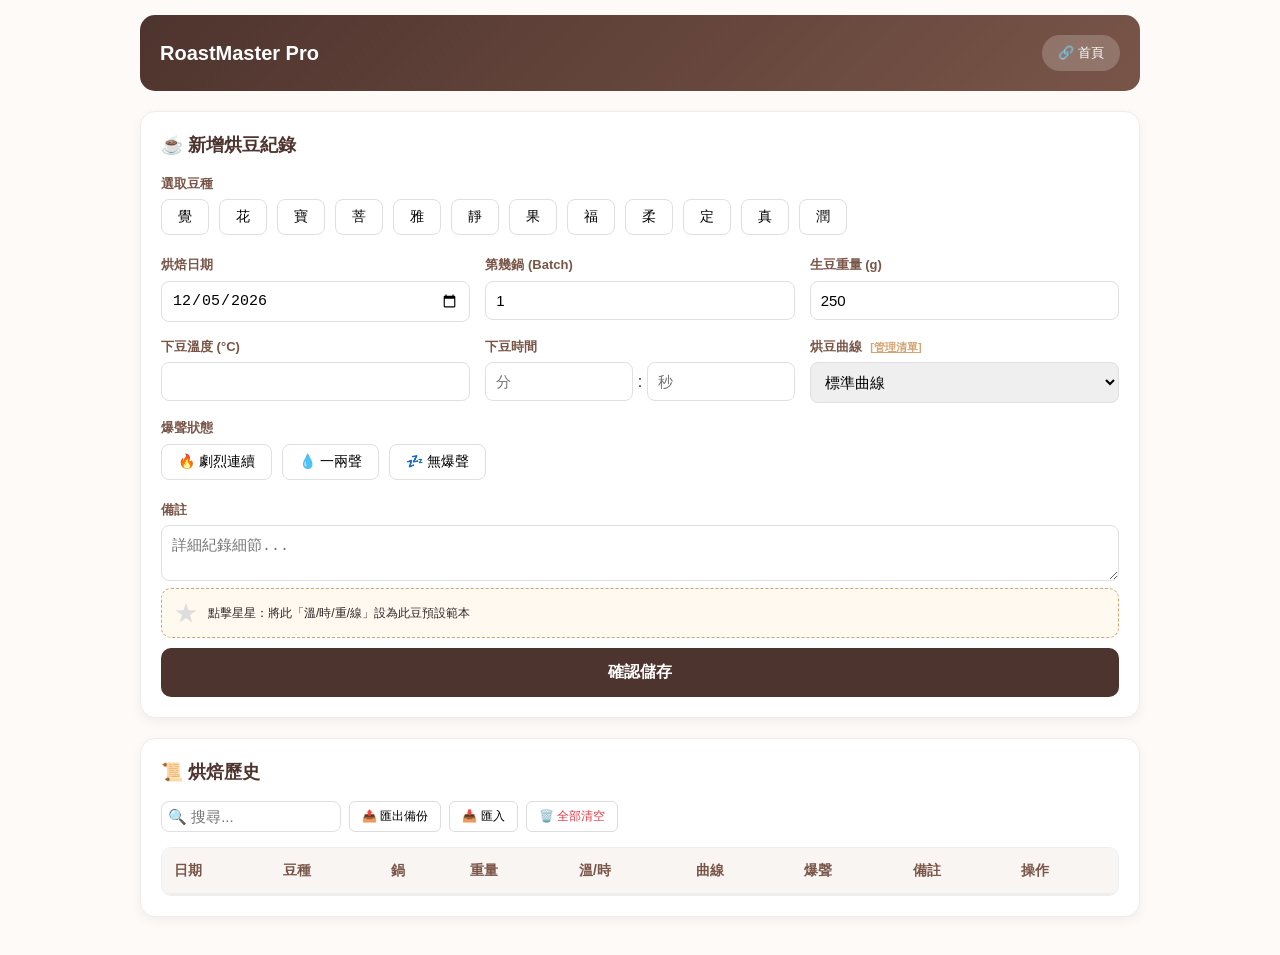
<file: roast.html>
<!DOCTYPE html>
<html lang="zh-TW">
<head>
    <meta charset="UTF-8">
    <meta name="viewport" content="width=device-width, initial-scale=1.0">
    <title>RoastMaster Pro | 專業烘豆紀錄</title>
    <style>
        :root {
            --primary: #4e342e;
            --secondary: #795548;
            --accent: #d4a373;
            --bg: #fdfaf7;
            --text: #2d2424;
            --white: #ffffff;
            --danger: #e63946;
            --success: #2a9d8f;
            --border: #e0e0e0;
        }

        body {
            font-family: 'Segoe UI', 'Noto Sans TC', sans-serif;
            background-color: var(--bg);
            color: var(--text);
            margin: 0;
            padding: 15px;
            line-height: 1.5;
        }

        .container { max-width: 1000px; margin: auto; }

        .header {
            background: linear-gradient(135deg, var(--primary), var(--secondary));
            padding: 20px;
            border-radius: 15px;
            color: var(--white);
            display: flex;
            justify-content: space-between;
            align-items: center;
            margin-bottom: 20px;
            flex-wrap: wrap;
            gap: 15px;
        }

        .header h1 { margin: 0; font-size: 20px; }
        .nav-btn {
            background: rgba(255,255,255,0.2);
            padding: 8px 16px;
            border-radius: 50px;
            color: white;
            text-decoration: none;
            font-size: 13px;
        }

        .card {
            background: var(--white);
            padding: 20px;
            border-radius: 15px;
            box-shadow: 0 4px 12px rgba(0,0,0,0.05);
            margin-bottom: 20px;
            border: 1px solid #f1ece7;
        }

        h2 { font-size: 18px; margin-top: 0; color: var(--primary); margin-bottom: 15px; }

        /* 關鍵修正：按鈕容器佈局 */
        .option-group {
            display: flex;
            flex-wrap: wrap; /* 自動換行 */
            gap: 10px; /* 按鈕間距 */
            margin-bottom: 20px;
        }

        .btn-opt {
            padding: 8px 16px;
            border: 1px solid var(--border);
            background: white;
            border-radius: 8px;
            cursor: pointer;
            transition: all 0.2s;
            font-size: 14px;
            white-space: nowrap; /* 禁止文字換行 */
            flex: 0 1 auto; /* 不要強制撐開 */
        }

        .btn-opt:hover { border-color: var(--accent); background: #fffcf9; }
        .btn-opt.active { background: var(--primary); color: white; border-color: var(--primary); box-shadow: 0 2px 5px rgba(0,0,0,0.1); }

        /* 輸入框格線優化 */
        .input-grid {
            display: grid;
            grid-template-columns: repeat(auto-fit, minmax(180px, 1fr));
            gap: 15px;
            margin-bottom: 15px;
        }

        label { display: block; margin-bottom: 6px; font-weight: 600; font-size: 13px; color: var(--secondary); }
        
        input, select, textarea {
            width: 100%; padding: 10px; border: 1px solid var(--border);
            border-radius: 8px; font-size: 15px; box-sizing: border-box;
        }

        /* 儲存按鈕樣式 */
        .submit-container { margin-top: 10px; display: flex; flex-direction: column; gap: 10px; }
        .btn-main {
            padding: 14px; border-radius: 10px; border: none; font-size: 16px; font-weight: 600; cursor: pointer; transition: 0.3s;
        }
        .btn-save { background: var(--primary); color: white; }
        .btn-update { background: var(--success); color: white; display: none; }
        .btn-cancel { background: #eee; color: #666; display: none; }

        .star-box {
            background: #fff9f0; padding: 12px; border-radius: 10px;
            display: flex; align-items: center; gap: 10px; border: 1px dashed var(--accent);
            margin-bottom: 10px;
        }
        .btn-star { font-size: 24px; cursor: pointer; color: #ddd; border: none; background: none; padding: 0; line-height: 1; }
        .btn-star.active { color: #ffb100; }

        /* 表格優化 */
        .table-wrapper { overflow-x: auto; margin-top: 10px; border-radius: 10px; border: 1px solid #eee; }
        table { width: 100%; border-collapse: collapse; min-width: 800px; font-size: 14px; }
        th { background: #f8f5f2; padding: 12px; text-align: left; color: var(--secondary); border-bottom: 2px solid #eee; }
        td { padding: 12px; border-bottom: 1px solid #f9f9f9; }
        
        /* 歷史操作列 */
        .tool-bar { display: flex; gap: 8px; flex-wrap: wrap; margin-bottom: 15px; }
        .btn-tool { padding: 6px 12px; border: 1px solid #ddd; border-radius: 6px; background: white; cursor: pointer; font-size: 12px; }
    </style>
</head>
<body>

<div class="container">
    <header class="header">
        <h1>RoastMaster Pro</h1>
        <a href="https://christypy.github.io/" target="_blank" class="nav-btn">🔗 首頁</a>
    </header>

    <div class="card">
        <h2>☕ 新增烘豆紀錄</h2>
        
        <label>選取豆種</label>
        <div id="beanSelector" class="option-group"></div>

        <div class="input-grid">
            <div class="form-group">
                <label>烘焙日期</label>
                <input type="date" id="date" onchange="autoBatch()">
            </div>
            <div class="form-group">
                <label>第幾鍋 (Batch)</label>
                <input type="number" id="batch">
            </div>
            <div class="form-group">
                <label>生豆重量 (g)</label>
                <input type="number" id="weight" value="250">
            </div>
        </div>

        <div class="input-grid">
            <div class="form-group">
                <label>下豆溫度 (°C)</label>
                <input type="number" step="0.1" id="temp">
            </div>
            <div class="form-group">
                <label>下豆時間</label>
                <div style="display:flex; align-items:center; gap:5px;">
                    <input type="number" id="timeMin" placeholder="分"> : 
                    <input type="number" id="timeSec" placeholder="秒" max="59">
                </div>
            </div>
            <div class="form-group">
                <label>烘豆曲線 <span onclick="toggleCurveMgr()" style="color:var(--accent); cursor:pointer; font-size:11px; text-decoration:underline; margin-left:5px;">[管理清單]</span></label>
                <select id="curveSelect"></select>
            </div>
        </div>

        <label>爆聲狀態</label>
        <div id="crackSelector" class="option-group">
            <button class="btn-opt" onclick="setCrack(this, '劇烈連續')">🔥 劇烈連續</button>
            <button class="btn-opt" onclick="setCrack(this, '一兩聲')">💧 一兩聲</button>
            <button class="btn-opt" onclick="setCrack(this, '無爆聲')">💤 無爆聲</button>
        </div>

        <label>備註</label>
        <textarea id="note" rows="2" placeholder="詳細紀錄細節..."></textarea>

        <div class="star-box">
            <button id="starBtn" class="btn-star" onclick="savePref()">★</button>
            <span style="font-size:12px;">點擊星星：將此「溫/時/重/線」設為此豆預設範本</span>
        </div>

        <div class="submit-container">
            <input type="hidden" id="editingId">
            <button id="btnSave" class="btn-main btn-save" onclick="saveRecord()">確認儲存</button>
            <button id="btnUpdate" class="btn-main btn-update" onclick="updateRecord()">更新紀錄</button>
            <button id="btnCancel" class="btn-main btn-cancel" onclick="cancelEdit()">取消修改</button>
        </div>
    </div>

    <div class="card">
        <h2>📜 烘焙歷史</h2>
        <div class="tool-bar">
            <input type="text" id="search" placeholder="🔍 搜尋..." style="width:180px; padding:6px;" oninput="renderTable()">
            <button class="btn-tool" onclick="exportData()">📤 匯出備份</button>
            <button class="btn-tool" onclick="document.getElementById('importFile').click()">📥 匯入</button>
            <input type="file" id="importFile" style="display:none" accept=".json" onchange="importData(this)">
            <button class="btn-tool" style="color:var(--danger);" onclick="clearAll()">🗑️ 全部清空</button>
        </div>

        <div class="table-wrapper">
            <table>
                <thead>
                    <tr>
                        <th>日期</th>
                        <th>豆種</th>
                        <th>鍋</th>
                        <th>重量</th>
                        <th>溫/時</th>
                        <th>曲線</th>
                        <th>爆聲</th>
                        <th>備註</th>
                        <th>操作</th>
                    </tr>
                </thead>
                <tbody id="recordBody"></tbody>
            </table>
        </div>
    </div>
</div>

<div id="curveModal" style="display:none; position:fixed; top:20%; left:50%; transform:translateX(-50%); width:280px; background:white; padding:20px; border-radius:12px; box-shadow:0 10px 30px rgba(0,0,0,0.2); z-index:1000;">
    <h3 style="margin:0 0 10px 0; font-size:16px;">曲線管理</h3>
    <input type="text" id="newCurveInput" placeholder="新曲線名稱" style="margin-bottom:10px;">
    <button class="btn-opt" onclick="addCurve()" style="width:100%; margin-bottom:15px;">+ 新增</button>
    <div id="curveList" style="max-height:150px; overflow-y:auto; font-size:13px; border-top:1px solid #eee;"></div>
    <button class="btn-main" onclick="toggleCurveMgr()" style="margin-top:10px; padding:8px; width:100%; font-size:14px;">關閉</button>
</div>
<div id="overlay" onclick="toggleCurveMgr()" style="display:none; position:fixed; top:0; left:0; width:100%; height:100%; background:rgba(0,0,0,0.4); z-index:999;"></div>

<script>
    // 邏輯部分保持不變，但更新選擇器與 UI 綁定
    const baseBeans = ['覺','花','寶','菩','雅','靜','果','福','柔','定','真','潤'];
    let records = JSON.parse(localStorage.getItem('roast_v5_data')) || [];
    let curves = JSON.parse(localStorage.getItem('roast_v5_curves')) || ['標準曲線', '極淺焙'];
    let prefs = JSON.parse(localStorage.getItem('roast_v5_prefs')) || {};
    let currentBean = '';
    let currentCrack = '';

    window.onload = function() {
        initBeans();
        updateCurveSelect();
        document.getElementById('date').valueAsDate = new Date();
        autoBatch();
        renderTable();
    };

    function initBeans() {
        const box = document.getElementById('beanSelector');
        baseBeans.forEach(b => {
            const btn = document.createElement('button');
            btn.className = 'btn-opt';
            btn.innerText = b;
            btn.onclick = () => {
                document.querySelectorAll('#beanSelector .btn-opt').forEach(el => el.classList.remove('active'));
                btn.classList.add('active');
                currentBean = b;
                applyPref(b);
            };
            box.appendChild(btn);
        });
    }

    function applyPref(bean) {
        if (prefs[bean]) {
            const p = prefs[bean];
            document.getElementById('temp').value = p.temp;
            document.getElementById('timeMin').value = p.min;
            document.getElementById('timeSec').value = p.sec;
            document.getElementById('weight').value = p.weight;
            document.getElementById('curveSelect').value = p.curve;
            document.getElementById('starBtn').classList.add('active');
        } else {
            document.getElementById('temp').value = '';
            document.getElementById('timeMin').value = '';
            document.getElementById('timeSec').value = '';
            document.getElementById('weight').value = 250;
            document.getElementById('starBtn').classList.remove('active');
        }
        autoBatch();
    }

    function autoBatch() {
        const d = document.getElementById('date').value;
        const count = records.filter(r => r.date === d).length;
        document.getElementById('batch').value = count + 1;
    }

    function saveRecord() {
        if(!currentBean) return alert('請先選擇豆種');
        const data = {
            id: Date.now(),
            ts: new Date().toLocaleTimeString([], {hour: '2-digit', minute:'2-digit'}),
            date: document.getElementById('date').value,
            bean: currentBean,
            batch: document.getElementById('batch').value,
            weight: document.getElementById('weight').value,
            temp: document.getElementById('temp').value,
            min: document.getElementById('timeMin').value || 0,
            sec: document.getElementById('timeSec').value || 0,
            curve: document.getElementById('curveSelect').value,
            crack: currentCrack,
            note: document.getElementById('note').value
        };
        records.unshift(data);
        sync();
        alert('儲存成功');
    }

    function editRecord(id) {
        const r = records.find(item => item.id === id);
        if(!r) return;
        document.getElementById('editingId').value = id;
        document.getElementById('date').value = r.date;
        document.getElementById('batch').value = r.batch;
        document.getElementById('weight').value = r.weight;
        document.getElementById('temp').value = r.temp;
        document.getElementById('timeMin').value = r.min;
        document.getElementById('timeSec').value = r.sec;
        document.getElementById('curveSelect').value = r.curve;
        document.getElementById('note').value = r.note;
        currentBean = r.bean;
        document.querySelectorAll('#beanSelector .btn-opt').forEach(b => b.classList.toggle('active', b.innerText === r.bean));
        
        document.getElementById('btnSave').style.display = 'none';
        document.getElementById('btnUpdate').style.display = 'block';
        document.getElementById('btnCancel').style.display = 'block';
        window.scrollTo({ top: 0, behavior: 'smooth' });
    }

    function updateRecord() {
        const id = parseInt(document.getElementById('editingId').value);
        const idx = records.findIndex(r => r.id === id);
        records[idx] = { ...records[idx], date: document.getElementById('date').value, batch: document.getElementById('batch').value, weight: document.getElementById('weight').value, temp: document.getElementById('temp').value, min: document.getElementById('timeMin').value, sec: document.getElementById('timeSec').value, curve: document.getElementById('curveSelect').value, note: document.getElementById('note').value, bean: currentBean, crack: currentCrack };
        sync(); cancelEdit(); alert('資料已更新');
    }

    function cancelEdit() {
        document.getElementById('editingId').value = "";
        document.getElementById('btnSave').style.display = 'block';
        document.getElementById('btnUpdate').style.display = 'none';
        document.getElementById('btnCancel').style.display = 'none';
        document.getElementById('note').value = "";
    }

    function sync() {
        localStorage.setItem('roast_v5_data', JSON.stringify(records));
        localStorage.setItem('roast_v5_curves', JSON.stringify(curves));
        localStorage.setItem('roast_v5_prefs', JSON.stringify(prefs));
        renderTable();
    }

    function renderTable() {
        const q = document.getElementById('search').value.toLowerCase();
        const body = document.getElementById('recordBody');
        body.innerHTML = '';
        records.filter(r => r.bean.includes(q) || r.date.includes(q)).forEach(r => {
            const tr = document.createElement('tr');
            tr.innerHTML = `<td>${r.date}</td><td><strong>${r.bean}</strong></td><td>${r.batch}</td><td>${r.weight}g</td><td>${r.temp}°C / ${r.min}'${r.sec}"</td><td>${r.curve}</td><td>${r.crack}</td><td>${r.note.substring(0,10)}</td><td><button class="btn-tool" onclick="editRecord(${r.id})">✏️</button><button class="btn-tool" onclick="deleteRecord(${r.id})">🗑️</button></td>`;
            body.appendChild(tr);
        });
    }

    function deleteRecord(id) { if(confirm('刪除紀錄？')) { records = records.filter(r => r.id !== id); sync(); } }

    function toggleCurveMgr() {
        const m = document.getElementById('curveModal');
        const o = document.getElementById('overlay');
        const show = m.style.display === 'none';
        m.style.display = show ? 'block' : 'none';
        o.style.display = show ? 'block' : 'none';
        if(show) renderCurveList();
    }

    function renderCurveList() {
        document.getElementById('curveList').innerHTML = curves.map((c, i) => `<div style="display:flex; justify-content:space-between; padding:8px 0;"><span>${c}</span><button onclick="delCurve(${i})" style="color:red; border:none; background:none;">X</button></div>`).join('');
    }

    function addCurve() {
        const val = document.getElementById('newCurveInput').value;
        if(val) { curves.push(val); sync(); updateCurveSelect(); renderCurveList(); document.getElementById('newCurveInput').value = ''; }
    }

    function delCurve(i) { curves.splice(i, 1); sync(); updateCurveSelect(); renderCurveList(); }

    function updateCurveSelect() { document.getElementById('curveSelect').innerHTML = curves.map(c => `<option value="${c}">${c}</option>`).join(''); }

    function savePref() {
        if(!currentBean) return;
        const btn = document.getElementById('starBtn');
        if(btn.classList.contains('active')) { delete prefs[currentBean]; btn.classList.remove('active'); } 
        else { prefs[currentBean] = { temp: document.getElementById('temp').value, min: document.getElementById('timeMin').value, sec: document.getElementById('timeSec').value, weight: document.getElementById('weight').value, curve: document.getElementById('curveSelect').value }; btn.classList.add('active'); }
        sync();
    }

    function setCrack(btn, val) {
        document.querySelectorAll('#crackSelector .btn-opt').forEach(b => b.classList.remove('active'));
        btn.classList.add('active');
        currentCrack = val;
    }

    function exportData() {
        const blob = new Blob([JSON.stringify({records, curves, prefs})], {type: 'application/json'});
        const a = document.createElement('a'); a.href = URL.createObjectURL(blob); a.download = `RoastBackup.json`; a.click();
    }

    function importData(input) {
        const reader = new FileReader();
        reader.onload = e => { const data = JSON.parse(e.target.result); records = data.records; curves = data.curves; prefs = data.prefs; sync(); updateCurveSelect(); alert('匯入成功'); };
        reader.readAsText(input.files[0]);
    }

    function clearAll() { if(confirm('清空所有？')) { records = []; sync(); } }
</script>
</body>
</html>
</file>
<file: coffee/style.css>
/* ══════════════════════════════════════════════════
   一味淨生活咖啡系統 — style.css
   設計語言對齊 menu.html（Noto Serif TC / 土褐色系）
   ══════════════════════════════════════════════════ */

:root {
    /* 主色系（對齊 menu.html）*/
    --primary:    #2c1e15;
    --secondary:  #8c6a5c;
    --accent:     #b85a4b;
    --gold:       #c9983a;
    --bg:         #f9f6f0;
    --card-bg:    #ffffff;
    --border:     rgba(44, 30, 21, 0.10);

    /* 烘焙度色彩（同 menu.html）*/
    --lr: #e3b074;
    --mr: #a9703c;
    --dr: #543d2b;

    --font-main: "Noto Serif TC", serif;

    /* main.js 所需 CSS 變數（保留原名）*/
    --color-primary:        #2c1e15;
    --color-secondary:      #8c6a5c;
    --color-accent:         #b85a4b;
    --color-background:     #f9f6f0;
    --color-light-gray:     #e6e0d8;
    --color-done-bg:        #f5f0e7;
    --color-success:        #4a7d4a;
    --color-danger:         #b85a4b;
    --color-total-progress: #c9983a;
    --color-section-bg:     #ffffff;
    --color-text:           #333333;
    --shadow-subtle:  0 1px 4px rgba(44,30,21,0.07);
    --shadow-medium:  0 3px 10px rgba(44,30,21,0.10);
    --border-radius-lg: 12px;
    --border-radius-md: 8px;
}

*, *::before, *::after {
    box-sizing: border-box;
    -webkit-tap-highlight-color: transparent;
}

html { scroll-behavior: smooth; }

body {
    font-family: var(--font-main);
    background: var(--bg);
    background-image: radial-gradient(rgba(44,30,21,0.04) 1px, transparent 1px);
    background-size: 20px 20px;
    color: var(--color-text);
    margin: 0 auto;
    max-width: 960px;
    padding: 0 14px 130px 14px;
    line-height: 1.6;
    font-size: 15px;
}

/* ── 頁面標頭 ─────────────────────────────────────── */
.page-header {
    text-align: center;
    margin: 18px 0 20px;
}
.page-header h1 {
    font-size: clamp(1.3em, 5vw, 1.8em);
    color: var(--primary);
    margin: 0;
    letter-spacing: 4px;
    font-weight: 700;
}
.page-header::after {
    content: '';
    display: block;
    width: 32px;
    height: 2px;
    background: var(--secondary);
    margin: 10px auto 0;
    opacity: 0.5;
}

/* ── 🚀 新增：今日品項總計看板樣式 ────────────────── */
.summary-dashboard {
    
    background: var(--card-bg);
    border: 1px solid var(--border);
    border-radius: var(--border-radius-lg);
    box-shadow: var(--shadow-medium);
    padding: 14px;
    margin-bottom: 16px;
    display: grid;
    grid-template-columns: repeat(2, 1fr);
    gap: 8px;
}

@media (min-width: 480px) { .summary-dashboard { grid-template-columns: repeat(3, 1fr); } }
@media (min-width: 768px) { .summary-dashboard { grid-template-columns: repeat(4, 1fr); } }

.dashboard-pill {
    display: flex;
    justify-content: space-between;
    align-items: center;
    padding: 8px 12px;
    background: #faf8f5;
    border: 1px solid rgba(44,30,21,0.06);
    border-radius: 8px;
    font-size: 13.5px;
}
.dashboard-pill .pill-name {
    color: var(--primary);
    font-weight: 600;
    overflow: hidden;
    text-overflow: ellipsis;
    white-space: nowrap;
}
.dashboard-pill .pill-count {
    background: var(--secondary);
    color: #fff;
    font-weight: 700;
    font-size: 13px;
    padding: 2px 8px;
    border-radius: 20px;
    min-width: 28px;
    text-align: center;
    font-family: 'Playfair Display', serif;
}
/* 當全部做完時的流暢變色變換 */
.dashboard-pill.all-done {
    background: #f0f7f0;
    border-color: rgba(74,125,74,0.15);
}
.dashboard-pill.all-done .pill-count {
    background: var(--color-success);
}

/* ── 底部導覽列（膠囊風格，同 menu.html）─────────── */
.bottom-nav {
    position: fixed;
    bottom: 18px;
    left: 50%;
    transform: translateX(-50%);
    z-index: 900;
    background: rgba(44, 30, 21, 0.95);
    -webkit-backdrop-filter: blur(10px);
    backdrop-filter: blur(10px);
    border: 1px solid rgba(255,255,255,0.1);
    border-radius: 40px;
    padding: 5px 8px;
    display: flex;
    align-items: center;
    gap: 3px;
    box-shadow: 0 10px 30px rgba(0,0,0,0.25);
    width: calc(100% - 28px);
    max-width: 580px;
}
.nav-btn {
    flex: 1;
    background: transparent;
    border: none;
    color: rgba(255,255,255,0.7);
    padding: 9px 2px;
    font-size: 0.78em;
    font-family: var(--font-main);
    font-weight: 500;
    cursor: pointer;
    text-align: center;
    white-space: nowrap;
    transition: all 0.2s ease;
    border-radius: 30px;
}
.nav-btn:active,
.nav-btn:hover   { color: #fff; background: rgba(255,255,255,0.1); }
.nav-btn.nav-home { background: var(--gold); color: var(--primary); font-weight: 700; }
.nav-btn.nav-edit { background: rgba(184,90,75,0.8); color: #fff; font-weight: 700; }
.nav-btn.nav-active { background: rgba(255,255,255,0.18); color: #fff; font-weight: 700; }

/* ── 控制列 ─────────────────────────────────────── */
.controls {
    background: var(--card-bg);
    border: 1px solid var(--border);
    border-radius: var(--border-radius-lg);
    box-shadow: var(--shadow-subtle);
    padding: 12px;
    display: flex;
    gap: 8px;
    flex-wrap: wrap;
    margin-bottom: 16px;
}
select {
    padding: 9px 12px;
    font-size: 14px;
    font-family: var(--font-main);
    border-radius: var(--border-radius-md);
    border: 1px solid var(--color-light-gray);
    appearance: none;
    background-color: #fcfcfa;
    flex: 1 1 120px;
    cursor: pointer;
    color: var(--primary);
    min-width: 0;
}
.btn {
    background: var(--gold);
    color: var(--primary);
    border: none;
    padding: 9px 14px;
    border-radius: var(--border-radius-md);
    cursor: pointer;
    font-weight: 700;
    font-family: var(--font-main);
    font-size: 13.5px;
    flex: 1 1 74px;
    transition: background 0.2s;
    min-width: 0;
}
.btn:hover { background: #d4a84a; }
#clearAllBtn { background: #b0a89e; color: #fff; }
#clearAllBtn:hover { background: #8c8078; }

/* ── 可展開區塊（預設隱藏）─────────────────────── */
.collapsible-section {
    display: none;
    margin-bottom: 20px;
}
.collapsible-section.visible { display: block; }

/* ── 統計卡片（改為兩欄/單欄響應式）───────────────── */
.stats-container {
    display: grid;
    grid-template-columns: 1fr;
    gap: 14px;
    margin-bottom: 20px;
}
@media (min-width: 768px) { .stats-container { grid-template-columns: 1fr 1fr; } }

.stat-box {
    background: var(--card-bg);
    border-radius: var(--border-radius-lg);
    padding: 14px;
    box-shadow: var(--shadow-medium);
    border: 1px solid var(--border);
    border-top: 5px solid var(--primary);
}
.stat-box h3 {
    margin: 0 0 10px 0;
    font-size: 14px;
    color: var(--primary);
    font-weight: 700;
    text-align: center;
    border-bottom: 1px dashed var(--color-light-gray);
    padding-bottom: 8px;
}
.stat-row { display: flex; justify-content: space-between; align-items: center; font-size: 13.5px; margin: 4px 0; padding: 6px 8px; cursor: pointer; transition: background-color 0.15s; border-radius: 6px; font-weight: 500; }
.stat-row:hover { background-color: var(--color-done-bg); }
.stat-row.total { font-size: 14px; font-weight: 700; border-top: 1px solid var(--color-light-gray); margin-top: 10px; padding-top: 10px; color: var(--primary); }
.stat-row.no-click { cursor: default; }
.stat-row-progress { height: 4px; background-color: var(--color-light-gray); border-radius: 2px; margin: 0 8px 8px; overflow: hidden; }
.progress-fill { height: 100%; background-color: var(--gold); transition: width 0.3s ease; }
.progress-counts .count-total { color: var(--color-danger); font-weight: bold; margin-right: 8px; }
.progress-counts .count-remaining b { color: var(--color-danger); font-weight: bold; }

.stat-detail-list { display: block; padding: 4px 8px; background: #fff; border-top: 1px solid var(--color-light-gray); }
.stat-detail-item { display: flex; justify-content: flex-start; align-items: center; font-size: 13.5px; padding: 7px 5px; border-bottom: 1px dotted #ede8e0; cursor: pointer; transition: background-color 0.1s; border-radius: 4px; gap: 4px; }
.stat-detail-item:hover:not(.done):not(.absent) { background-color: var(--color-done-bg); }
.stat-detail-item.done { background-color: var(--color-done-bg); color: #999; text-decoration: line-through; }
.customer-info { display: flex; flex-direction: column; align-items: flex-start; flex-grow: 1; margin-right: auto; min-width: 0; }
.customer-name { font-weight: 600; color: var(--primary); }
.stat-detail-item.done .customer-name { color: #aaa; }
.customer-loc { font-size: 12px; color: #888; margin-top: 1px; }
.customer-tag { font-size: 11px; background-color: var(--gold); color: var(--primary); padding: 1px 5px; border-radius: 3px; font-weight: bold; margin-left: 6px; flex-shrink: 0; line-height: 1.4; }
.stat-detail-item.done .customer-tag { background-color: #d8d0c8; color: #999; }

/* Checkbox */
.stat-detail-item input[type="checkbox"] {
    appearance: none; -webkit-appearance: none;
    width: 22px; height: 22px; min-width: 22px;
    border: 2px solid var(--secondary); border-radius: 4px;
    cursor: pointer; outline: none; position: relative; flex-shrink: 0;
}
.stat-detail-item input[type="checkbox"]:checked { border-color: var(--color-success); background-color: var(--color-success); }
.stat-detail-item input[type="checkbox"]:checked::after { content: '✓'; color: white; position: absolute; top: -1px; left: 4px; font-size: 15px; font-weight: bold; }

.absence-toggle { background: #f4f2ef; color: var(--accent); border: 1px solid var(--color-light-gray); border-radius: 4px; font-weight: bold; padding: 4px 6px; cursor: pointer; margin-right: 5px; transition: background 0.1s; line-height: 1; font-size: 12px; flex-shrink: 0; }
.absence-toggle:hover { background: #fce8e5; border-color: var(--accent); }
.stat-detail-item.absent { background-color: #f7f6f4; color: #aaa; opacity: 0.65; }
.stat-detail-item.absent .customer-name { color: #bbb; }
.stat-detail-item.absent .customer-tag { display: none; }
.stat-detail-item.absent input[type="checkbox"] { border-color: #ccc; background-color: #eee; cursor: default; }
.stat-detail-item.absent input[type="checkbox"]:checked::after { content: '－'; color: #aaa; top: -3px; left: 4px; }
.stat-detail-item.absent .customer-info { cursor: default; pointer-events: none; }
.edit-item-btn { padding: 5px 9px; margin-left: 3px; cursor: pointer; font-size: 1.05rem; transition: transform 0.1s ease; user-select: none; }
.edit-item-btn:active { transform: scale(1.2); }
.stat-detail-item.absent .edit-item-btn { display: none; }

/* ── 備忘區 ─────────────────────────────────────── */
.info-section {
    background: var(--card-bg);
    border: 1px solid var(--border);
    border-left: 4px solid var(--secondary);
    border-radius: var(--border-radius-lg);
    box-shadow: var(--shadow-medium);
    padding: 14px 16px;
    margin-bottom: 14px;
}
.info-section h3 { color: var(--primary); font-size: 15px; margin: 0 0 10px 0; border-bottom: 1px dashed var(--color-light-gray); padding-bottom: 8px; font-weight: 700; }
.info-section ul { list-style: none; padding: 0; margin: 0; }
.info-section li { font-size: 13.5px; padding: 3px 0; color: #555; }
.info-section li b { color: var(--accent); font-weight: 700; }
#dynamicMemoList { display: flex; flex-wrap: wrap; gap: 10px; padding-top: 5px; }
.dynamic-memo-title { width: 100%; margin-top: 10px; padding-bottom: 5px; color: var(--accent); font-weight: bold; border-top: 1px dashed var(--accent); }
.dynamic-memo-item { color: var(--primary); font-weight: 600; padding: 2px 0; white-space: nowrap; }
.dynamic-memo-item .memo-tag { font-style: normal; color: #fff; background-color: var(--gold); padding: 2px 6px; border-radius: 4px; font-weight: bold; margin-left: 5px; font-size: 12px; }
#staticMemoList.has-dynamic { margin-bottom: 10px; }

/* ── 價目表區塊 ──────────────────────────────────── */
.compact-menu-section {
    background: var(--card-bg);
    border-radius: var(--border-radius-md);
    border: 1px solid var(--border);
    box-shadow: var(--shadow-subtle);
    padding: 12px 14px;
    margin-bottom: 12px;
}
.compact-grid-title {
    font-size: 13px;
    font-weight: 700;
    color: var(--primary);
    border-left: 3px solid var(--secondary);
    padding-left: 7px;
    margin: 0 0 10px 0;
    letter-spacing: 0.5px;
}
.multi-column-wrapper {
    display: grid;
    grid-template-columns: repeat(2, 1fr);
    gap: 5px 10px;
}
@media (min-width: 480px) { .multi-column-wrapper { grid-template-columns: repeat(3, 1fr); } }
@media (min-width: 768px) { .multi-column-wrapper { grid-template-columns: repeat(4, 1fr); } }

.mini-price-item {
    display: flex;
    justify-content: space-between;
    align-items: center;
    padding: 5px 8px;
    background: #faf8f5;
    border-radius: 5px;
    font-size: 12.5px;
    border: 1px solid rgba(44,30,21,0.05);
    gap: 4px;
}
.mini-price-item .p-name { color: #555; flex: 1; min-width: 0; overflow: hidden; text-overflow: ellipsis; white-space: nowrap; }
.mini-price-item .p-cost { font-weight: 700; color: var(--accent); flex-shrink: 0; font-size: 12.5px; font-family: 'Playfair Display', serif; }
.cloud-loading-mini { grid-column: 1/-1; text-align: center; padding: 14px; color: #aaa; font-size: 12px; font-style: italic; }

/* ── 單品豆卡片 ──────────────────────────────────── */
.single-beans-section {
    background: var(--card-bg);
    border-radius: var(--border-radius-md);
    border: 1px solid var(--border);
    box-shadow: var(--shadow-subtle);
    padding: 12px 14px;
    margin-bottom: 12px;
}
.single-beans-grid-container {
    display: grid;
    grid-template-columns: repeat(auto-fill, minmax(190px, 1fr));
    gap: 8px;
    margin-top: 8px;
}
@media (max-width: 400px) { .single-beans-grid-container { grid-template-columns: 1fr; } }

.bean-compact-card { background: #fffdf8; border-radius: 8px; border: 1px solid rgba(44,30,21,0.08); box-shadow: var(--shadow-subtle); padding: 10px; display: flex; flex-direction: column; gap: 7px; }
.bean-title-row { display: flex; align-items: center; gap: 6px; flex-wrap: wrap; }
.bean-title-line { font-size: 13px; font-weight: 700; color: var(--primary); flex: 1; min-width: 0; overflow: hidden; text-overflow: ellipsis; white-space: nowrap; }

/* 焙度徽章（對齊 menu.html）*/
.roast-badge   { display: inline-block; padding: 2px 7px; border-radius: 99px; font-size: 10.5px; font-weight: 700; flex-shrink: 0; white-space: nowrap; }
.roast-light   { background: #fff3c4; color: #7a5500; border: 1px solid #e8c44a; }
.roast-medium  { background: #ffe8cc; color: #7a3800; border: 1px solid #d4844a; }
.roast-dark    { background: #3a2010; color: #f5d9b0; border: 1px solid #7a4020; }
.roast-default { background: #f0ebe4; color: #666;    border: 1px solid #d0c8bc; }

.bean-specs-row { display: grid; grid-template-columns: repeat(4, 1fr); gap: 3px; }
.square-badge { display: flex; flex-direction: column; align-items: center; justify-content: center; background: #fdfaf5; border: 1px solid #f0e9dd; border-radius: 5px; padding: 4px 2px; }
.square-badge .sq-lbl { font-size: 10px; color: #999; font-weight: 500; margin-bottom: 1px; }
.square-badge .sq-prc { font-weight: 700; color: var(--accent); font-size: 11px; font-family: 'Playfair Display', serif; }
.square-badge.is-empty { visibility: hidden; }

/* ── 作法 + 洗機流程 ─────────────────────────────── */
.method-flex-container {
    display: flex;
    flex-direction: column;
    gap: 14px;
}
@media (min-width: 768px) {
    .method-flex-container { flex-direction: row; }
    .method-flex-container .price-card { flex: 1; }
}
.price-card { background: var(--card-bg); border-radius: var(--border-radius-lg); box-shadow: var(--shadow-medium); overflow: hidden; border: 1px solid var(--border); }
.price-card-header { background: var(--primary); color: #fff; padding: 10px 16px; font-weight: bold; text-align: center; font-size: 14px; }
.method-item-block { margin-bottom: 12px; border-bottom: 1px dashed rgba(44,30,21,0.08); padding-bottom: 10px; }
.method-item-block:last-child { margin-bottom: 0; border-bottom: none; padding-bottom: 0; }

/* ── Modal（menu 質感 — 從底部滑入）─────────────── */
.modal {
    display: none;
    position: fixed;
    top: 0; left: 0;
    width: 100%; height: 100%;
    background: rgba(44,30,21,0.55);
    z-index: 1000;
    justify-content: center;
    align-items: flex-end;
    padding-bottom: 20px;
}
.modal-content {
    background: var(--bg);
    border-radius: 18px;
    width: calc(100% - 28px);
    max-width: 440px;
    box-shadow: 0 -4px 30px rgba(44,30,21,0.18), 0 4px 30px rgba(44,30,21,0.12);
    overflow: hidden;
    animation: modalSlideUp 0.22s ease;
}
@keyframes modalSlideUp {
    from { transform: translateY(28px); opacity: 0; }
    to   { transform: translateY(0);    opacity: 1; }
}
.modal-header {
    background: var(--primary);
    color: #fff;
    padding: 14px 18px;
    font-family: var(--font-main);
    font-weight: 700;
    font-size: 14.5px;
    letter-spacing: 1px;
    text-align: center;
}
.modal-body { padding: 18px 20px; }
.modal-group { margin-bottom: 14px; }
.modal-group label {
    display: block;
    margin-bottom: 6px;
    font-weight: 700;
    font-size: 12.5px;
    color: var(--secondary);
    letter-spacing: 0.5px;
    text-transform: uppercase;
}
.modal-group select {
    width: 100%;
    padding: 10px 12px;
    border: 1px solid var(--border);
    border-radius: 8px;
    font-size: 15px;
    font-family: var(--font-main);
    color: var(--primary);
    background: #fff;
    appearance: none;
    flex: none;
}
.modal-divider { height: 1px; background: var(--border); margin: 14px 0; }
.modal-actions { display: flex; gap: 10px; }
.modal-btn {
    flex: 1;
    padding: 11px;
    border: none;
    border-radius: 10px;
    cursor: pointer;
    font-size: 14px;
    font-weight: 700;
    font-family: var(--font-main);
    transition: opacity 0.2s;
}
.modal-btn:active { opacity: 0.8; }
.modal-btn.modal-cancel  { background: #ede8e0; color: var(--secondary); }
.modal-btn.modal-confirm { background: var(--primary); color: #fff; }

.modal-btn.cancel  { background: #ede8e0; color: var(--secondary); }
.modal-btn.confirm { background: var(--primary); color: #fff; }

#menuTableBody { display: none; }
</file>
<file: been.css>
/* ═══════════════════════════════════════════════
   DESIGN TOKENS — 與 menu.html 對齊
═══════════════════════════════════════════════ */
:root {
    /* 主色系（來自 menu） */
    --primary:   #2c1e15;
    --secondary: #8c6a5c;
    --accent:    #b85a4b;

    /* 背景 */
    --bg:        #f9f6f0;
    --card-bg:   #ffffff;
    --surface:   #faf8f5;   /* 收銀台、標頭底色 */
    --parchment: #f4f0ea;   /* 按鈕次要底色 */
    --tan:       #d4c4a8;   /* scrollbar、分隔色 */

    /* 邊框 & 陰影 */
    --border:    rgba(44, 30, 21, 0.08);
    --shadow:    0 4px 16px rgba(44, 30, 21, 0.04);

    /* 烘焙度 badge（來自 menu） */
    --lr-col:    #e3b074;
    --mr-col:    #a9703c;
    --dr-col:    #543d2b;

    /* 功能色 */
    --green:     #2e7d32;
    --white:     #ffffff;

    /* 字體（來自 menu） */
    --font:      "Noto Serif TC", "PingFang TC", serif;
    --display:   "Playfair Display", "Noto Serif TC", serif;

    /* 圓角（來自 menu） */
    --r:         12px;
    --r-sm:      6px;
}

/* ═══════════════════════════════════════════════
   RESET & BASE
═══════════════════════════════════════════════ */
*, *::before, *::after {
    box-sizing: border-box;
    -webkit-tap-highlight-color: transparent;
    margin: 0;
    padding: 0;
}
html, body {
    height: 100%;
    overflow: hidden;
}
body {
    font-family: var(--font);
    background: var(--bg);
    /* 細點陣底紋（來自 menu） */
    background-image: radial-gradient(rgba(0, 0, 0, 0.025) 1px, transparent 1px);
    background-size: 20px 20px;
    color: var(--primary);
    display: flex;
    flex-direction: column;
    line-height: 1.6;
}

/* ═══════════════════════════════════════════════
   TOP NAV BAR
═══════════════════════════════════════════════ */
.topbar {
    flex-shrink: 0;
    height: 52px;
    background: var(--primary);
    display: flex;
    align-items: center;
    padding: 0 12px;
    gap: 8px;
    z-index: 100;
}
.topbar-title {
    font-family: var(--display);
    font-size: 1.05em;
    color: var(--white);
    letter-spacing: 0.06em;
    flex: 1;
}
.topbar-count {
    background: var(--accent);
    color: #fff;
    font-size: 0.72em;
    font-weight: 700;
    padding: 2px 9px;
    border-radius: 20px;
}
.topbar-btn {
    height: 32px;
    padding: 0 12px;
    border: none;
    border-radius: 30px;  /* menu 風格的膠囊按鈕 */
    font-family: var(--font);
    font-size: 0.75em;
    font-weight: 700;
    cursor: pointer;
    display: flex;
    align-items: center;
    gap: 4px;
    transition: all 0.2s ease;
    text-decoration: none;
}
.topbar-btn:active { opacity: 0.75; }
.btn-home  { background: rgba(255, 255, 255, 0.12); color: rgba(255, 255, 255, 0.85); }
.btn-home:hover  { background: rgba(255, 255, 255, 0.2); color: #fff; }
.btn-admin { background: var(--accent); color: #fff; }
.btn-admin:hover { opacity: 0.88; }

/* ═══════════════════════════════════════════════
   MAIN LAYOUT
═══════════════════════════════════════════════ */
.app {
    flex: 1;
    display: flex;
    overflow: hidden;
    min-height: 0;
}

/* 左側：菜單滾動區 */
.panel-menu {
    flex: 1;
    background: var(--bg);
    display: flex;
    flex-direction: column;
    overflow: hidden;
}
.panel-menu-scroll {
    flex: 1;
    overflow-y: auto;
    scrollbar-width: thin;
    scrollbar-color: var(--tan) transparent;
    padding: 12px;
}
.panel-menu-scroll::-webkit-scrollbar { width: 4px; }
.panel-menu-scroll::-webkit-scrollbar-thumb { background: var(--tan); border-radius: 4px; }

/* 右側：固定收銀台 */
.panel-cashier {
    width: 340px;
    flex-shrink: 0;
    background: var(--card-bg);
    border-left: 1px solid var(--border);
    display: flex;
    flex-direction: column;
    overflow: hidden;
    box-shadow: -4px 0 20px rgba(44, 30, 21, 0.06);
}

/* ═══════════════════════════════════════════════
   SECTION HEADING — 與 menu .section-title 對齊
═══════════════════════════════════════════════ */
.section-head {
    padding: 12px 2px 8px;
    font-size: 1em;
    font-weight: 700;
    color: var(--primary);
    display: flex;
    align-items: center;
    gap: 8px;
    border-bottom: 1px solid var(--border);
    margin-bottom: 10px;
}
/* 移除原本的色條 ::before，改用底線樣式 */
.section-head::before { display: none; }

/* ═══════════════════════════════════════════════
   MENU ITEMS (義式飲品 / 其他品項)
═══════════════════════════════════════════════ */
.menu-grid {
    display: grid;
    grid-template-columns: repeat(auto-fill, minmax(130px, 1fr));
    gap: 8px;
    margin-bottom: 4px;
}
.menu-item {
    display: flex;
    flex-direction: column;
    justify-content: center;
    align-items: center;
    text-align: center;
    gap: 4px;
    padding: 12px 8px;
    background: var(--card-bg);
    border: 1px solid var(--border);
    border-radius: var(--r);
    cursor: pointer;
    box-shadow: var(--shadow);
    transition: all 0.2s ease;
}
.menu-item:hover  { background: var(--parchment); border-color: rgba(44, 30, 21, 0.18); transform: translateY(-1px); box-shadow: 0 6px 20px rgba(44, 30, 21, 0.07); }
.menu-item:active { transform: scale(0.97); }
.mi-name  { font-size: 0.82em; font-weight: 500; color: var(--primary); word-break: break-all; }
.mi-price {
    font-size: 0.95em;
    font-weight: 700;
    color: var(--accent);
    font-family: var(--display);  /* Playfair Display，與 menu .item-price 一致 */
}
.mi-price::before { content: '$'; font-size: 0.85em; margin-right: 1px; }

/* ═══════════════════════════════════════════════
   SINGLE-ORIGIN BEAN CARDS — 與 menu .card 對齊
═══════════════════════════════════════════════ */
.bean-card {
    background: var(--card-bg);
    border: 1px solid var(--border);
    border-radius: var(--r);
    padding: 12px 10px;
    cursor: pointer;
    display: flex;
    flex-direction: column;
    align-items: center;
    gap: 4px;
    box-shadow: var(--shadow);
    text-align: center;
    transition: all 0.25s ease;
    position: relative;
    overflow: hidden;
}
.bean-card:hover {
    transform: translateY(-2px);
    border-color: rgba(44, 30, 21, 0.2);
    box-shadow: 0 8px 24px rgba(44, 30, 21, 0.08);
}

/* Badge — 與 menu .badge 對齊（矩形 border-radius: 4px） */
.bean-badge {
    font-size: 0.72em;
    font-weight: 700;
    padding: 2px 7px;
    border-radius: 4px;
    margin-bottom: 2px;
}
.lr { background: var(--lr-col); color: #4a2e10; }
.mr { background: var(--mr-col); color: #fff; }
.dr { background: var(--dr-col); color: #fff; }

.bean-name { font-family: var(--display); font-size: 0.95em; font-weight: 600; color: var(--primary); word-break: break-all; line-height: 1.3; }
.bean-tag  { font-size: 0.68em; color: var(--secondary); }

/* ═══════════════════════════════════════════════
   CASHIER PANEL
═══════════════════════════════════════════════ */
.cashier-head {
    flex-shrink: 0;
    padding: 12px 14px;
    border-bottom: 1px solid var(--border);
    font-size: 0.82em;
    font-weight: 700;
    color: var(--primary);
    display: flex;
    align-items: center;
    gap: 6px;
    background: var(--surface);
}
/* 移除原本的色條，改用文字顏色與 menu 一致 */
.cashier-head::before { display: none; }

.cart-list {
    flex: 1;
    overflow-y: auto;
    padding: 8px;
    background: #fdfcf9;
}
.cart-empty {
    height: 100%;
    display: flex;
    flex-direction: column;
    align-items: center;
    justify-content: center;
    color: var(--tan);
    gap: 4px;
    font-size: 0.8em;
}
.cart-empty-icon { font-size: 1.8em; }

.cart-row {
    display: flex;
    align-items: center;
    gap: 6px;
    padding: 8px 10px;
    background: var(--card-bg);
    border-radius: var(--r);
    margin-bottom: 6px;
    border: 1px solid var(--border);
    box-shadow: 0 1px 4px rgba(44, 30, 21, 0.02);
    transition: box-shadow 0.15s;
}
.cart-row:hover { box-shadow: 0 2px 8px rgba(44, 30, 21, 0.06); }
.cart-info    { flex: 1; min-width: 0; }
.cart-name    { font-size: 0.8em; font-weight: 700; overflow: hidden; text-overflow: ellipsis; white-space: nowrap; color: var(--primary); }
.cart-meta    { font-size: 0.7em; color: var(--secondary); margin-top: 1px; }
.cart-controls { display: flex; align-items: center; gap: 4px; }
.qty-btn {
    width: 22px; height: 22px;
    border-radius: 50%;
    border: 1px solid var(--border);
    background: var(--parchment);
    font-weight: 700;
    cursor: pointer;
    display: flex; align-items: center; justify-content: center;
    font-size: 0.85em;
    transition: background 0.15s;
    color: var(--primary);
}
.qty-btn:hover { background: var(--tan); }
.qty-num  { font-weight: 700; font-size: 0.85em; min-width: 16px; text-align: center; }
.temp-btn {
    font-size: 0.65em;
    font-weight: 700;
    padding: 2px 5px;
    border-radius: 4px;
    border: 1px solid var(--border);
    background: var(--parchment);
    cursor: pointer;
    color: var(--secondary);
    transition: background 0.15s;
}
.temp-btn:hover { background: var(--tan); }

/* ── 結帳計算區 ── */
.cashier-bill {
    flex-shrink: 0;
    padding: 12px 14px;
    border-top: 1px solid var(--border);
    display: flex;
    flex-direction: column;
    gap: 7px;
    background: var(--surface);
}
.bill-row    { display: flex; justify-content: space-between; align-items: center; }
.bill-label  { font-size: 0.75em; color: var(--secondary); font-weight: 600; }
.bill-total  {
    font-size: 1.25em;
    font-weight: 700;
    color: var(--accent);
    font-family: var(--display);
}
.bill-change {
    font-size: 1.25em;
    font-weight: 700;
    color: var(--green);
    font-family: var(--display);
}
.cash-input  {
    width: 85px;
    padding: 5px 8px;
    border: 1.5px solid rgba(44, 30, 21, 0.25);
    border-radius: var(--r-sm);
    font-size: 0.95em;
    font-weight: 700;
    text-align: right;
    font-family: var(--font);
    background: var(--card-bg);
    color: var(--primary);
    transition: border-color 0.15s;
}
.cash-input:focus { outline: none; border-color: var(--secondary); }
.quick-cash  { display: flex; gap: 3px; }
.qc-btn      {
    padding: 3px 8px;
    background: var(--parchment);
    border: 1px solid transparent;
    border-radius: 20px;
    font-size: 0.68em;
    font-weight: 700;
    cursor: pointer;
    color: var(--primary);
    font-family: var(--font);
    transition: all 0.15s;
}
.qc-btn:hover { background: #ebe4da; border-color: rgba(44,30,21,0.1); }
.dashed      { border: none; border-top: 1px dotted rgba(44, 30, 21, 0.15); margin: 2px 0; }
.clear-btn   {
    padding: 8px;
    background: var(--parchment);
    border: 1px solid var(--border);
    border-radius: var(--r);
    font-size: 0.8em;
    font-weight: 700;
    color: var(--secondary);
    cursor: pointer;
    width: 100%;
    transition: all 0.2s ease;
    font-family: var(--font);
}
.clear-btn:hover  { background: #ebe4da; color: var(--primary); }
.clear-btn:active { background: var(--tan); }

/* ═══════════════════════════════════════════════
   SPEC SHEET MODAL — 與 menu 卡片風格對齊
═══════════════════════════════════════════════ */
.overlay {
    display: none;
    position: fixed;
    inset: 0;
    background: rgba(0, 0, 0, 0.45);
    z-index: 500;
    align-items: center;
    justify-content: center;
}
.overlay.open { display: flex; }
.spec-sheet {
    background: var(--card-bg);
    border-radius: var(--r);
    width: 90%;
    max-width: 400px;
    padding: 20px;
    box-shadow: 0 8px 32px rgba(0, 0, 0, 0.15);
}
.spec-name   { font-family: var(--display); font-size: 1.2em; font-weight: 600; color: var(--primary); margin-bottom: 2px; }
.spec-sub    { font-size: 0.78em; color: var(--secondary); margin-bottom: 14px; }
.spec-grid   { display: grid; grid-template-columns: 1fr 1fr; gap: 8px; }
.spec-btn {
    display: flex;
    justify-content: space-between;
    align-items: center;
    padding: 12px;
    background: #faf8f5;
    border: 1px solid var(--border);
    border-radius: var(--r-sm);
    cursor: pointer;
    font-family: var(--font);
    transition: all 0.2s ease;
}
.spec-btn:hover { background: var(--parchment); border-color: rgba(44,30,21,0.18); }
.spec-label  { font-weight: 700; font-size: 0.85em; color: var(--primary); }
.spec-price  { font-weight: 700; color: var(--accent); font-family: var(--display); }
.spec-price::before { content: '$'; font-size: 0.85em; margin-right: 1px; }
.spec-cancel {
    width: 100%;
    margin-top: 10px;
    padding: 10px;
    background: var(--parchment);
    border: none;
    border-radius: var(--r);
    font-size: 0.85em;
    font-weight: 700;
    color: var(--secondary);
    cursor: pointer;
    font-family: var(--font);
    transition: background 0.15s;
}
.spec-cancel:hover { background: #ebe4da; }

/* ═══════════════════════════════════════════════
   ADMIN MODAL
═══════════════════════════════════════════════ */
.admin-overlay {
    display: none;
    position: fixed;
    inset: 0;
    background: rgba(0, 0, 0, 0.45);
    z-index: 600;
    align-items: center;
    justify-content: center;
    padding: 16px;
}
.admin-overlay.open { display: flex; }
.admin-panel {
    background: var(--card-bg);
    border-radius: var(--r);
    width: 100%;
    max-width: 480px;
    max-height: 85vh;
    display: flex;
    flex-direction: column;
    overflow: hidden;
    box-shadow: 0 8px 32px rgba(0, 0, 0, 0.15);
}
.admin-header {
    background: var(--primary);
    color: #fff;
    padding: 12px 16px;
    font-weight: 700;
    letter-spacing: 0.03em;
    display: flex;
    justify-content: space-between;
    align-items: center;
}
.admin-close {
    background: rgba(255, 255, 255, 0.12);
    border: 1px solid rgba(255,255,255,0.15);
    color: #fff;
    width: 26px; height: 26px;
    border-radius: 50%;
    cursor: pointer;
    font-size: 0.9em;
    transition: background 0.15s;
}
.admin-close:hover { background: rgba(255,255,255,0.22); }
.admin-tabs { display: flex; background: var(--parchment); border-bottom: 1px solid var(--border); }
.admin-tab  { flex: 1; padding: 10px; text-align: center; font-size: 0.8em; font-weight: 700; cursor: pointer; color: var(--secondary); font-family: var(--font); transition: all 0.15s; }
.admin-tab:hover { color: var(--primary); }
.admin-tab.active { color: var(--primary); background: var(--card-bg); border-bottom: 2px solid var(--accent); }
.admin-body { flex: 1; overflow-y: auto; padding: 16px; }

.status-item {
    display: flex;
    justify-content: space-between;
    align-items: center;
    padding: 10px 12px;
    border: 1px solid var(--border);
    border-radius: var(--r-sm);
    margin-bottom: 6px;
    background: #fdfcf9;
    transition: background 0.15s;
}
.status-item:hover { background: var(--parchment); }
.si-name { font-weight: 600; font-size: 0.85em; color: var(--primary); }
.si-sub  { font-size: 0.72em; color: var(--secondary); }

/* Toggle Switch */
.toggle { position: relative; width: 38px; height: 20px; flex-shrink: 0; }
.toggle input { display: none; }
.toggle-slider {
    position: absolute;
    inset: 0;
    background: #ccc;
    border-radius: 20px;
    cursor: pointer;
    transition: background 0.2s;
}
.toggle-slider::before {
    content: '';
    position: absolute;
    left: 2px; top: 2px;
    width: 16px; height: 16px;
    background: #fff;
    border-radius: 50%;
    transition: transform 0.2s;
    box-shadow: 0 1px 3px rgba(0,0,0,0.15);
}
.toggle input:checked + .toggle-slider { background: var(--accent); }
.toggle input:checked + .toggle-slider::before { transform: translateX(18px); }

.batch-row { display: flex; gap: 8px; margin-bottom: 12px; }
.batch-btn { flex: 1; padding: 8px; border: none; border-radius: var(--r-sm); font-weight: 700; font-size: 0.8em; cursor: pointer; font-family: var(--font); transition: opacity 0.15s; }
.batch-btn:hover { opacity: 0.85; }

/* Add Bean Form */
.add-form     { display: flex; flex-direction: column; gap: 8px; }
.form-grid-2  { display: grid; grid-template-columns: 1fr 1fr; gap: 6px; }
.form-group   { display: flex; flex-direction: column; gap: 3px; }
.form-group.full { grid-column: 1 / -1; }
.form-label   { font-size: 0.72em; font-weight: 700; color: var(--secondary); letter-spacing: 0.02em; }
.form-input,
.form-select  {
    padding: 6px 10px;
    border: 1px solid rgba(44, 30, 21, 0.18);
    border-radius: var(--r-sm);
    font-size: 0.85em;
    font-family: var(--font);
    color: var(--primary);
    background: var(--card-bg);
    transition: border-color 0.15s;
}
.form-input:focus,
.form-select:focus { outline: none; border-color: var(--secondary); }
.submit-btn   {
    background: var(--accent);
    color: #fff;
    border: none;
    padding: 10px;
    border-radius: var(--r-sm);
    font-weight: 700;
    margin-top: 4px;
    cursor: pointer;
    font-family: var(--font);
    transition: opacity 0.15s;
}
.submit-btn:hover { opacity: 0.88; }
.form-note    {
    font-size: 0.72em;
    color: #888;
    background: #fdf8f1;
    padding: 8px 10px;
    border-radius: 4px;
    border-left: 2px solid rgba(140, 106, 92, 0.35);
    line-height: 1.5;
}
.success-msg  {
    display: none;
    background: #e8f5e9;
    color: var(--green);
    padding: 8px;
    border-radius: var(--r-sm);
    font-size: 0.8em;
    text-align: center;
    font-weight: 600;
}

/* ═══════════════════════════════════════════════
   RESPONSIVE — MOBILE
═══════════════════════════════════════════════ */
@media (max-width: 768px) {
    /* 左側菜單 58%、右側收銀台 42% */
    .panel-menu     { flex: 58; }
    .panel-cashier  { width: auto; flex: 42; border-left: 1px solid rgba(44, 30, 21, 0.2); }

    /* 菜單格子縮小 */
    .menu-grid  { grid-template-columns: repeat(auto-fill, minmax(95px, 1fr)); gap: 5px; }
    .menu-item  { padding: 10px 6px; border-radius: 8px; }
    .mi-name    { font-size: 0.76em; }

    /* 單品豆卡片縮小 */
    .bean-card  { padding: 10px 6px; border-radius: 8px; }
    .bean-name  { font-size: 0.85em; }

    /* 收銀台細節縮小 */
    .cart-row   { padding: 6px 6px; gap: 4px; border-radius: 8px; }
    .cart-name  { font-size: 0.75em; }
    .cart-meta  { font-size: 0.65em; }
    .qty-btn    { width: 20px; height: 20px; font-size: 0.8em; }
    .qty-num    { font-size: 0.8em; min-width: 12px; }
    .temp-btn   { font-size: 0.6em; padding: 1px 3px; }

    /* 結帳區縮小 */
    .cash-input  { width: 70px; font-size: 0.85em; padding: 4px 6px; }
    .qc-btn      { padding: 2px 5px; font-size: 0.65em; }
    .bill-total,
    .bill-change { font-size: 1.1em; }
}
</file>
